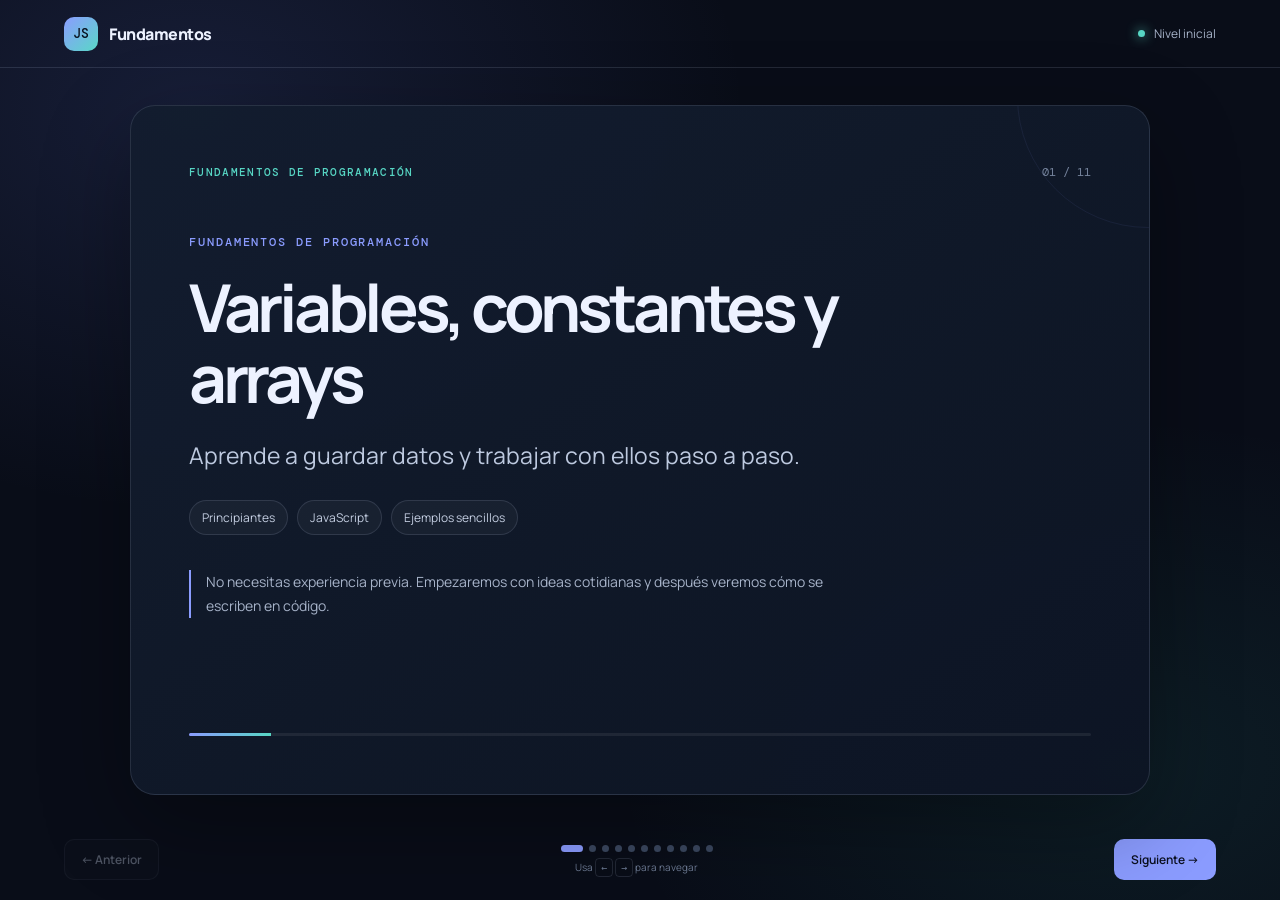
<file: Presentacion Variables, constantes y arrays 2/index.html>
<!doctype html>
<html lang="es">
<head>
  <meta charset="utf-8">
  <meta name="viewport" content="width=device-width, initial-scale=1">
  <meta name="description" content="Presentación para principiantes sobre variables, constantes y arrays en JavaScript.">
  <title>Variables, constantes y arrays · Clase interactiva</title>
  <link rel="stylesheet" href="styles.css">
</head>
<body>
  <header class="topbar">
    <a class="brand" href="#" aria-label="Inicio"><span class="brand-mark">JS</span><span>Fundamentos</span></a>
    <div class="top-meta"><span class="live-dot"></span><span id="course-level">Nivel inicial</span></div>
  </header>

  <main class="stage">
    <section class="presentation" aria-live="polite">
      <div class="slide-topline">
        <span id="eyebrow" class="eyebrow"></span>
        <span id="counter" class="counter"></span>
      </div>
      <div id="slide-content" class="slide-content">
        <div class="loading">Cargando la presentación…</div>
      </div>
      <div class="progress-track" aria-label="Progreso de la presentación">
        <div id="progress" class="progress-fill"></div>
      </div>
    </section>
  </main>

  <footer class="controls">
    <button id="prev" class="nav-button secondary" type="button" aria-label="Diapositiva anterior">← <span>Anterior</span></button>
    <div class="control-center">
      <div id="dots" class="dots" aria-label="Ir a una diapositiva"></div>
      <span class="keyboard-hint">Usa <kbd>←</kbd> <kbd>→</kbd> para navegar</span>
    </div>
    <button id="next" class="nav-button primary" type="button"><span>Siguiente</span> →</button>
  </footer>

  <script src="app.js"></script>
</body>
</html>
</file>
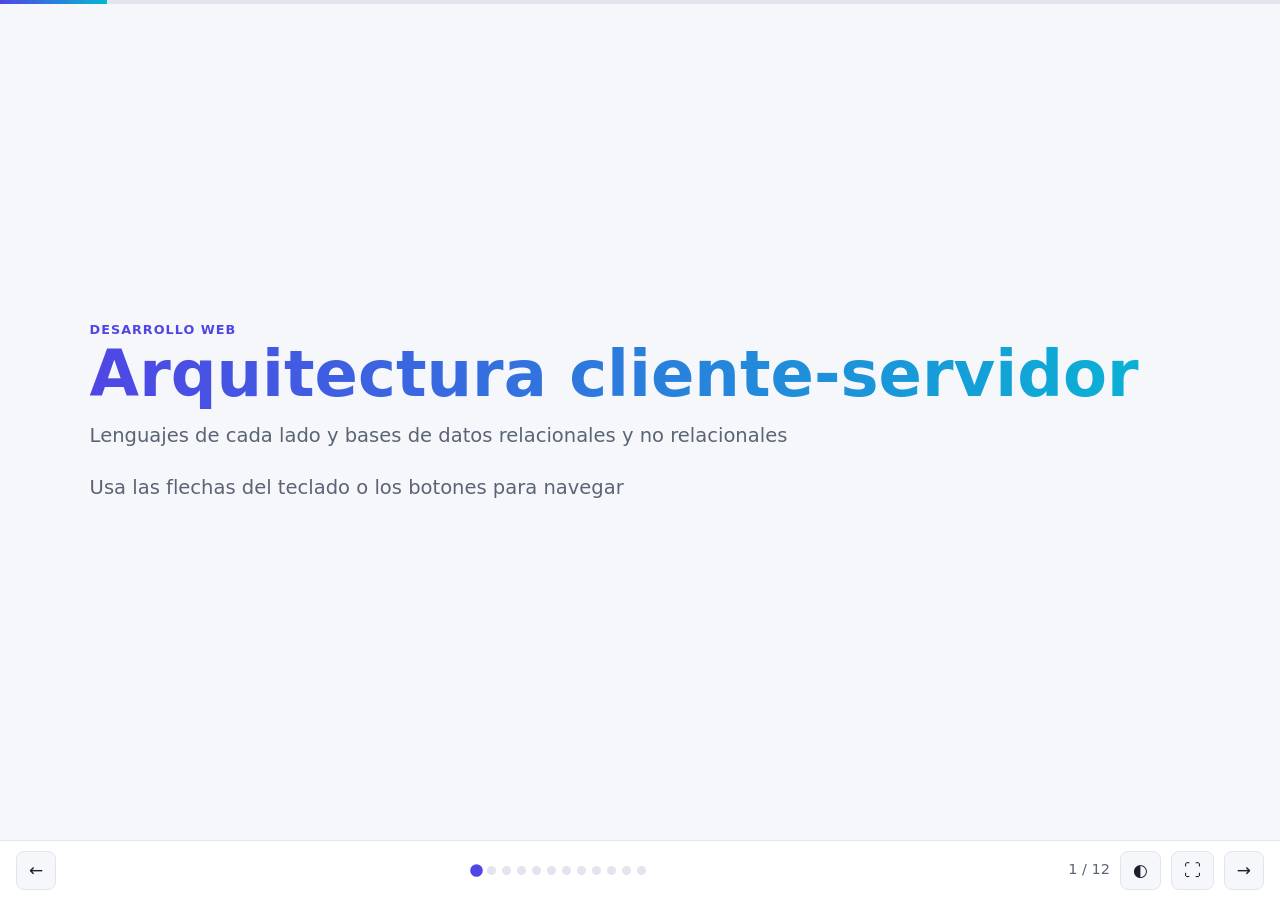
<file: Arquitectura cliente-servidor/Arquitectura cliente-servidor.html>
<!DOCTYPE html>
<html lang="es">
<head>
<meta charset="utf-8">
<meta name="viewport" content="width=device-width, initial-scale=1, viewport-fit=cover">
<title>Arquitectura cliente-servidor</title>
<style>
:root{--bg:#f6f7fb;--sf:#fff;--tx:#1b1f2a;--mt:#5b6475;--ac:#4f46e5;--ac2:#06b6d4;--bd:#e2e5ee;--code:#0f172a;--codetx:#e2e8f0;--ok:#16a34a;--ko:#dc2626;box-sizing:border-box;padding-top:env(safe-area-inset-top,0px);padding-bottom:env(safe-area-inset-bottom,0px)}
@media (prefers-color-scheme:dark){:root:not([data-theme="light"]){--bg:#0e1117;--sf:#171b24;--tx:#eef0f6;--mt:#98a2b8;--ac:#818cf8;--ac2:#22d3ee;--bd:#2a3040;--code:#080b10;--ok:#4ade80;--ko:#f87171}}
:root[data-theme="dark"]{--bg:#0e1117;--sf:#171b24;--tx:#eef0f6;--mt:#98a2b8;--ac:#818cf8;--ac2:#22d3ee;--bd:#2a3040;--code:#080b10;--ok:#4ade80;--ko:#f87171}
*{box-sizing:border-box}
html,body{height:100%;margin:0}
body{background:var(--bg);color:var(--tx);font:17px/1.5 system-ui,-apple-system,"Segoe UI",Roboto,sans-serif;display:flex;flex-direction:column;overflow:hidden}
#bar{height:4px;background:var(--bd)}#bar i{display:block;height:100%;width:0;background:linear-gradient(90deg,var(--ac),var(--ac2));transition:width .4s}
#stage{flex:1;position:relative;overflow:hidden}
.slide{position:absolute;inset:0;padding:clamp(18px,4vw,56px) clamp(18px,7vw,110px);overflow-y:auto;opacity:0;transform:translateX(40px);pointer-events:none;transition:.4s}
.slide.on{opacity:1;transform:none;pointer-events:auto}.slide.prev{transform:translateX(-40px)}
h1{font-size:clamp(30px,6vw,64px);line-height:1.1;margin:0 0 12px}
h2{font-size:clamp(24px,3.6vw,40px);margin:0 0 6px}
.sub{color:var(--mt);font-size:1.15em;margin:0 0 22px}
.kick{color:var(--ac);font-weight:700;letter-spacing:.08em;text-transform:uppercase;font-size:.75em}
.cover{display:flex;flex-direction:column;justify-content:center;min-height:100%}
.cover h1{background:linear-gradient(90deg,var(--ac),var(--ac2));-webkit-background-clip:text;background-clip:text;color:transparent}
.grid{display:grid;grid-template-columns:repeat(auto-fit,minmax(230px,1fr));gap:14px}
.card{background:var(--sf);border:1px solid var(--bd);border-radius:14px;padding:16px 18px;cursor:pointer;transition:.2s;text-align:left;color:inherit;font:inherit}
.card:hover,.card.sel{border-color:var(--ac);transform:translateY(-3px);box-shadow:0 8px 24px rgba(79,70,229,.15)}
.card b{display:block;margin-bottom:4px}.card span{color:var(--mt);font-size:.92em}
.tabs{display:flex;gap:8px;flex-wrap:wrap;margin-bottom:14px}
.tab{background:var(--sf);border:1px solid var(--bd);color:var(--tx);padding:8px 16px;border-radius:99px;cursor:pointer;font:inherit;font-weight:600}
.tab.on{background:var(--ac);border-color:var(--ac);color:#fff}
.panel{background:var(--sf);border:1px solid var(--bd);border-radius:14px;padding:20px;animation:up .3s}
@keyframes up{from{opacity:0;transform:translateY(8px)}}
pre{background:var(--code);color:var(--codetx);padding:14px 16px;border-radius:10px;overflow-x:auto;font:14px/1.5 ui-monospace,Menlo,Consolas,monospace;margin:12px 0 0}
.tags{display:flex;gap:6px;flex-wrap:wrap;margin-top:10px}.tags em{font-style:normal;font-size:.8em;background:var(--bg);border:1px solid var(--bd);border-radius:99px;padding:2px 10px;color:var(--mt)}
.cols{display:grid;grid-template-columns:repeat(auto-fit,minmax(280px,1fr));gap:16px}
.col{background:var(--sf);border:1px solid var(--bd);border-top:4px solid var(--ac);border-radius:14px;padding:18px}.col:nth-child(2){border-top-color:var(--ac2)}
.col h3{margin:0 0 8px}.col ul{padding-left:20px;margin:0}
.flow{position:relative;display:flex;justify-content:space-between;margin:34px 6% 30px}
.flow:before{content:"";position:absolute;left:5%;right:5%;top:50%;border-top:3px dashed var(--bd)}
.node{position:relative;z-index:1;background:var(--sf);border:2px solid var(--bd);border-radius:14px;padding:14px 18px;font-weight:700;text-align:center;transition:.3s;min-width:90px}
.node.hot{border-color:var(--ac);box-shadow:0 0 0 5px rgba(79,70,229,.18)}
.pkt{position:absolute;top:50%;width:26px;height:26px;margin:-13px 0 0 -13px;border-radius:50%;background:var(--ac2);transition:left .8s;z-index:2;box-shadow:0 0 14px var(--ac2)}
.ctrl{display:flex;gap:10px;align-items:center;flex-wrap:wrap;margin-top:12px}
.btn{background:var(--ac);color:#fff;border:0;border-radius:10px;padding:9px 18px;font:inherit;font-weight:600;cursor:pointer}
.btn.ghost{background:var(--sf);color:var(--tx);border:1px solid var(--bd)}
.q{background:var(--sf);border:1px solid var(--bd);border-radius:14px;padding:16px;margin-bottom:12px}
.q p{margin:0 0 8px;font-weight:700}.opt{display:block;width:100%;text-align:left;background:var(--bg);border:1px solid var(--bd);color:var(--tx);border-radius:8px;padding:8px 12px;margin-top:6px;font:inherit;cursor:pointer}
.opt.ok{border-color:var(--ok);color:var(--ok)}.opt.ko{border-color:var(--ko);color:var(--ko)}
#nav{display:flex;align-items:center;gap:10px;padding:10px 16px;border-top:1px solid var(--bd);background:var(--sf)}
#nav button{background:var(--bg);color:var(--tx);border:1px solid var(--bd);border-radius:8px;padding:6px 12px;cursor:pointer;font:inherit}
#dots{flex:1;display:flex;gap:6px;justify-content:center;flex-wrap:wrap}
#dots i{width:9px;height:9px;border-radius:50%;background:var(--bd);cursor:pointer}#dots i.on{background:var(--ac);transform:scale(1.4)}
#cnt{color:var(--mt);font-size:.85em;min-width:48px;text-align:right}
</style>
</head>
<body>
<div id="bar"><i></i></div>
<main id="stage"></main>
<nav id="nav"><button id="b-prev" aria-label="Anterior">←</button><div id="dots"></div><span id="cnt"></span><button id="b-theme" aria-label="Tema">◐</button><button id="b-fs" aria-label="Pantalla completa">⛶</button><button id="b-next" aria-label="Siguiente">→</button></nav>

<!-- ============================================================
  DATOS DE LA PRESENTACIÓN (edita solo este bloque JSON)
  Tipos de diapositiva: portada, lista, flujo, tabs, comparar, quiz
  Para añadir una diapositiva, copia un objeto de "diapositivas" y cambia su contenido.
  Si lo guardas como datos.json, cambia el script del final por: fetch('datos.json')
============================================================ -->
<script type="application/json" id="datos">
{
  "titulo": "Arquitectura cliente-servidor",
  "diapositivas": [
    {"tipo":"portada","kicker":"Desarrollo web","titulo":"Arquitectura cliente-servidor","subtitulo":"Lenguajes de cada lado y bases de datos relacionales y no relacionales","nota":"Usa las flechas del teclado o los botones para navegar"},

    {"tipo":"lista","titulo":"¿Qué es la arquitectura cliente-servidor?","subtitulo":"Pulsa en cada tarjeta para destacarla","items":[
      {"t":"Cliente","d":"Quien solicita servicios: navegador, app móvil o escritorio. Muestra la interfaz y captura las acciones del usuario."},
      {"t":"Servidor","d":"Quien atiende las peticiones: ejecuta la lógica de negocio, valida, autentica y accede a los datos."},
      {"t":"Protocolo","d":"Las reglas de comunicación. En la web, HTTP/HTTPS con peticiones y respuestas, normalmente en formato JSON."},
      {"t":"Ventajas","d":"Datos centralizados, seguridad, mantenimiento sencillo y posibilidad de escalar el servidor de forma independiente."}
    ]},

    {"tipo":"flujo","titulo":"El ciclo petición-respuesta","subtitulo":"Pulsa «Siguiente paso» para ver cómo viaja la información","nodos":["Cliente","Servidor","Base de datos"],"pasos":[
      {"de":0,"a":1,"t":"1. El cliente envía una petición","d":"El usuario pulsa un botón y el navegador lanza GET /api/productos mediante HTTP."},
      {"de":1,"a":2,"t":"2. El servidor consulta los datos","d":"La lógica del servidor valida la petición y ejecuta una consulta en la base de datos."},
      {"de":2,"a":1,"t":"3. La base de datos devuelve el resultado","d":"Se obtienen las filas o documentos solicitados."},
      {"de":1,"a":0,"t":"4. El servidor responde al cliente","d":"Se envía una respuesta con código 200 y los datos en JSON. El cliente los pinta en pantalla."}
    ]},

    {"tipo":"tabs","titulo":"Arquitectura por capas","subtitulo":"Cómo se organiza una aplicación","tabs":[
      {"t":"2 capas","d":"El cliente habla directamente con la base de datos. Es simple, pero poco seguro y difícil de escalar.","tags":["Cliente","Base de datos"]},
      {"t":"3 capas","d":"Separa presentación, lógica de negocio y datos. Es el modelo más habitual en aplicaciones web.","tags":["Presentación","Lógica","Datos"],"codigo":"Navegador  →  API (Node, Java, Python...)  →  Base de datos"},
      {"t":"Microservicios","d":"La aplicación se divide en servicios pequeños e independientes que se comunican por red. Escalan mejor, pero son más complejos de operar.","tags":["Usuarios","Pagos","Catálogo","API Gateway"]}
    ]},

    {"tipo":"tabs","titulo":"Lenguajes en el cliente (front-end)","subtitulo":"Se ejecutan en el navegador del usuario","tabs":[
      {"t":"HTML","d":"Define la estructura y el contenido de la página.","tags":["Estructura","Semántica"],"codigo":"<button id='saludo'>Pulsa aquí</button>"},
      {"t":"CSS","d":"Controla el aspecto visual: colores, tipografías y diseño adaptable.","tags":["Estilos","Responsive"],"codigo":"button {\n  background: #4f46e5;\n  border-radius: 8px;\n}"},
      {"t":"JavaScript","d":"El único lenguaje nativo del navegador. Añade interactividad y se comunica con el servidor.","tags":["Interactividad","fetch","React / Vue"],"codigo":"const res = await fetch('/api/productos');\nconst datos = await res.json();\nconsole.log(datos);"},
      {"t":"TypeScript","d":"JavaScript con tipos estáticos. Se compila a JavaScript y reduce errores en proyectos grandes.","tags":["Tipado","Se compila a JS"],"codigo":"function suma(a: number, b: number): number {\n  return a + b;\n}"}
    ]},

    {"tipo":"tabs","titulo":"Lenguajes en el servidor (back-end)","subtitulo":"Se ejecutan en el servidor y el usuario no ve su código","tabs":[
      {"t":"Node.js","d":"JavaScript en el servidor. Permite usar el mismo lenguaje en cliente y servidor.","tags":["Express","Asíncrono"],"codigo":"app.get('/api/hola', (req, res) => {\n  res.json({ mensaje: 'Hola' });\n});"},
      {"t":"Python","d":"Sintaxis clara y muy usado con datos e inteligencia artificial.","tags":["Django","Flask","FastAPI"],"codigo":"@app.get('/api/hola')\ndef hola():\n    return {'mensaje': 'Hola'}"},
      {"t":"Java","d":"Robusto y muy extendido en grandes empresas y banca.","tags":["Spring Boot","Tipado fuerte"],"codigo":"@GetMapping('/api/hola')\npublic Map<String,String> hola() {\n  return Map.of('mensaje', 'Hola');\n}"},
      {"t":"PHP","d":"Pensado para la web. Es la base de WordPress y muchos sitios existentes.","tags":["Laravel","WordPress"],"codigo":"<?php\necho json_encode(['mensaje' => 'Hola']);"},
      {"t":"C#","d":"Lenguaje de Microsoft para la plataforma .NET. Muy productivo y de alto rendimiento.","tags":[".NET","ASP.NET Core"],"codigo":"app.MapGet('/api/hola', () => new { mensaje = 'Hola' });"}
    ]},

    {"tipo":"lista","titulo":"Bases de datos: dónde viven los datos","subtitulo":"Una base de datos almacena información de forma persistente y organizada","items":[
      {"t":"Relacionales (SQL)","d":"Datos en tablas con filas y columnas, con relaciones entre ellas y esquema fijo."},
      {"t":"No relacionales (NoSQL)","d":"Modelos flexibles: documentos, clave-valor, columnas o grafos. Esquema dinámico."},
      {"t":"ACID","d":"Atomicidad, consistencia, aislamiento y durabilidad: garantías de las transacciones en bases SQL."},
      {"t":"¿Cuál elegir?","d":"Depende de la estructura de los datos, la consistencia necesaria y el volumen que se espera."}
    ]},

    {"tipo":"tabs","titulo":"Bases de datos relacionales","subtitulo":"Tablas, claves y lenguaje SQL","tabs":[
      {"t":"Concepto","d":"Los datos se organizan en tablas. Una clave primaria identifica cada fila y las claves foráneas relacionan unas tablas con otras.","tags":["MySQL","PostgreSQL","SQL Server","Oracle","SQLite"]},
      {"t":"Crear tabla","d":"Se define un esquema con tipos de datos y restricciones.","codigo":"CREATE TABLE usuarios (\n  id INT PRIMARY KEY,\n  nombre VARCHAR(50) NOT NULL,\n  email VARCHAR(80) UNIQUE\n);"},
      {"t":"Consultar","d":"SELECT recupera datos y JOIN combina varias tablas.","codigo":"SELECT u.nombre, p.total\nFROM usuarios u\nJOIN pedidos p ON p.usuario_id = u.id\nWHERE p.total > 100;"}
    ]},

    {"tipo":"tabs","titulo":"Bases de datos no relacionales","subtitulo":"Cuatro grandes familias","tabs":[
      {"t":"Documentos","d":"Guardan documentos JSON flexibles. Cada documento puede tener campos distintos.","tags":["MongoDB","CouchDB"],"codigo":"{\n  'nombre': 'Ana',\n  'email': 'ana@mail.com',\n  'pedidos': [{ 'total': 120 }]\n}"},
      {"t":"Clave-valor","d":"Parejas clave y valor, extremadamente rápidas. Ideales para caché y sesiones.","tags":["Redis","DynamoDB"],"codigo":"SET sesion:42 'ana'\nGET sesion:42"},
      {"t":"Columnas","d":"Organizan los datos por columnas. Diseñadas para enormes volúmenes distribuidos.","tags":["Cassandra","HBase"]},
      {"t":"Grafos","d":"Nodos y relaciones. Perfectas para redes sociales y recomendaciones.","tags":["Neo4j"],"codigo":"MATCH (a:Persona)-[:AMIGO_DE]->(b)\nRETURN b.nombre"}
    ]},

    {"tipo":"comparar","titulo":"SQL frente a NoSQL","subtitulo":"No hay una opción mejor: depende del caso de uso","columnas":[
      {"t":"Relacional (SQL)","puntos":["Esquema fijo y estructurado","Relaciones y JOIN potentes","Transacciones ACID","Escala sobre todo en vertical","Ideal para banca, ERP y facturación"]},
      {"t":"No relacional (NoSQL)","puntos":["Esquema flexible","Datos anidados sin JOIN","Consistencia eventual en muchos casos","Escala fácilmente en horizontal","Ideal para big data, caché y tiempo real"]}
    ]},

    {"tipo":"quiz","titulo":"Comprueba lo aprendido","subtitulo":"Pulsa la respuesta que creas correcta","preguntas":[
      {"p":"¿Qué lenguaje se ejecuta de forma nativa en el navegador?","o":["Java","JavaScript","PHP"],"c":1},
      {"p":"¿Qué protocolo usa normalmente la web para comunicar cliente y servidor?","o":["HTTP","FTP","SMTP"],"c":0},
      {"p":"¿Cuál de estas es una base de datos de documentos?","o":["PostgreSQL","Redis","MongoDB"],"c":2},
      {"p":"¿Qué garantiza ACID en una base de datos?","o":["Transacciones fiables","Mayor velocidad de caché","Diseño visual"],"c":0}
    ]},

    {"tipo":"portada","kicker":"Conclusiones","titulo":"Gracias","subtitulo":"El cliente pide, el servidor procesa y la base de datos guarda. Elegir bien cada pieza es la clave.","nota":"¿Preguntas?"}
  ]
}
</script>

<script>
const D = JSON.parse(document.getElementById('datos').textContent);
const stage = document.getElementById('stage'), dots = document.getElementById('dots');
let cur = 0;

function h(tag, cls, txt, kids) {
  const e = document.createElement(tag);
  if (cls) e.className = cls;
  if (txt !== undefined && txt !== null) e.textContent = txt;
  (kids || []).forEach(k => e.appendChild(k));
  return e;
}
function head(s) {
  const f = document.createDocumentFragment();
  if (s.kicker) f.appendChild(h('div', 'kick', s.kicker));
  f.appendChild(h(s.tipo === 'portada' ? 'h1' : 'h2', '', s.titulo));
  if (s.subtitulo) f.appendChild(h('p', 'sub', s.subtitulo));
  return f;
}
function tags(arr) { return arr && arr.length ? h('div', 'tags', null, arr.map(t => h('em', '', t))) : null; }

const R = {
  portada(s, el) {
    el.classList.add('cover');
    el.appendChild(head(s));
    if (s.nota) el.appendChild(h('p', 'sub', s.nota));
  },
  lista(s, el) {
    el.appendChild(head(s));
    const g = h('div', 'grid');
    s.items.forEach(i => {
      const c = h('button', 'card', null, [h('b', '', i.t), h('span', '', i.d)]);
      c.onclick = () => { g.querySelectorAll('.card').forEach(x => x.classList.remove('sel')); c.classList.add('sel'); };
      g.appendChild(c);
    });
    el.appendChild(g);
  },
  tabs(s, el) {
    el.appendChild(head(s));
    const bar = h('div', 'tabs'), box = h('div');
    const show = i => {
      const t = s.tabs[i];
      [...bar.children].forEach((b, j) => b.classList.toggle('on', j === i));
      const p = h('div', 'panel', null, [h('b', '', t.t), h('p', '', t.d)]);
      const tg = tags(t.tags); if (tg) p.appendChild(tg);
      if (t.codigo) p.appendChild(h('pre', '', t.codigo));
      box.replaceChildren(p);
    };
    s.tabs.forEach((t, i) => { const b = h('button', 'tab', t.t); b.onclick = () => show(i); bar.appendChild(b); });
    el.append(bar, box); show(0);
  },
  comparar(s, el) {
    el.appendChild(head(s));
    el.appendChild(h('div', 'cols', null, s.columnas.map(c =>
      h('div', 'col', null, [h('h3', '', c.t), h('ul', '', null, c.puntos.map(p => h('li', '', p)))]))));
  },
  flujo(s, el) {
    el.appendChild(head(s));
    const flow = h('div', 'flow'), pkt = h('div', 'pkt');
    const nodes = s.nodos.map(n => h('div', 'node', n));
    nodes.forEach(n => flow.appendChild(n)); flow.appendChild(pkt);
    const info = h('div', 'panel'), prog = h('span', 'sub', '');
    let k = -1;
    const pos = i => (nodes[i].offsetLeft + nodes[i].offsetWidth / 2) + 'px';
    const step = () => {
      k = (k + 1) % s.pasos.length;
      const p = s.pasos[k];
      pkt.style.transition = 'none'; pkt.style.left = pos(p.de); void pkt.offsetWidth;
      pkt.style.transition = ''; pkt.style.left = pos(p.a);
      nodes.forEach((n, i) => n.classList.toggle('hot', i === p.de || i === p.a));
      info.replaceChildren(h('b', '', p.t), h('p', '', p.d));
      prog.textContent = (k + 1) + ' / ' + s.pasos.length;
    };
    const next = h('button', 'btn', 'Siguiente paso'); next.onclick = step;
    el.append(flow, info, h('div', 'ctrl', null, [next, prog]));
    el._init = () => { k = -1; step(); };
  },
  quiz(s, el) {
    el.appendChild(head(s));
    let score = 0, done = 0;
    const res = h('p', 'sub', '');
    s.preguntas.forEach(q => {
      const box = h('div', 'q', null, [h('p', '', q.p)]);
      let answered = false;
      q.o.forEach((o, i) => {
        const b = h('button', 'opt', o);
        b.onclick = () => {
          if (answered) return; answered = true; done++;
          if (i === q.c) { b.classList.add('ok'); score++; } else { b.classList.add('ko'); box.children[q.c + 1].classList.add('ok'); }
          if (done === s.preguntas.length) res.textContent = 'Resultado: ' + score + ' de ' + s.preguntas.length;
        };
        box.appendChild(b);
      });
      el.appendChild(box);
    });
    el.appendChild(res);
  }
};

D.diapositivas.forEach((s, i) => {
  const el = h('section', 'slide');
  (R[s.tipo] || R.lista)(s, el);
  stage.appendChild(el);
  const d = h('i'); d.onclick = () => go(i); dots.appendChild(d);
});
const slides = [...stage.children];

function go(n) {
  n = Math.max(0, Math.min(slides.length - 1, n));
  slides.forEach((s, i) => { s.classList.toggle('on', i === n); s.classList.toggle('prev', i < n); });
  [...dots.children].forEach((d, i) => d.classList.toggle('on', i === n));
  document.querySelector('#bar i').style.width = ((n + 1) / slides.length * 100) + '%';
  document.getElementById('cnt').textContent = (n + 1) + ' / ' + slides.length;
  cur = n;
  if (slides[n]._init) slides[n]._init();
}
document.getElementById('b-prev').onclick = () => go(cur - 1);
document.getElementById('b-next').onclick = () => go(cur + 1);
document.getElementById('b-fs').onclick = () => document.fullscreenElement ? document.exitFullscreen() : document.documentElement.requestFullscreen().catch(() => {});
document.getElementById('b-theme').onclick = () => {
  const r = document.documentElement, dark = getComputedStyle(r).getPropertyValue('--bg').trim() === '#0e1117';
  r.dataset.theme = dark ? 'light' : 'dark';
};
document.addEventListener('keydown', e => {
  if (['ArrowRight', 'PageDown', ' '].includes(e.key)) { e.preventDefault(); go(cur + 1); }
  if (['ArrowLeft', 'PageUp'].includes(e.key)) go(cur - 1);
  if (e.key === 'Home') go(0);
  if (e.key === 'End') go(slides.length - 1);
  if (e.key === 'f') document.getElementById('b-fs').click();
});
let tx = 0;
stage.addEventListener('touchstart', e => tx = e.touches[0].clientX, { passive: true });
stage.addEventListener('touchend', e => { const d = e.changedTouches[0].clientX - tx; if (Math.abs(d) > 60) go(cur + (d < 0 ? 1 : -1)); });
document.title = D.titulo;
go(0);
</script>
</body>
</html>
</file>
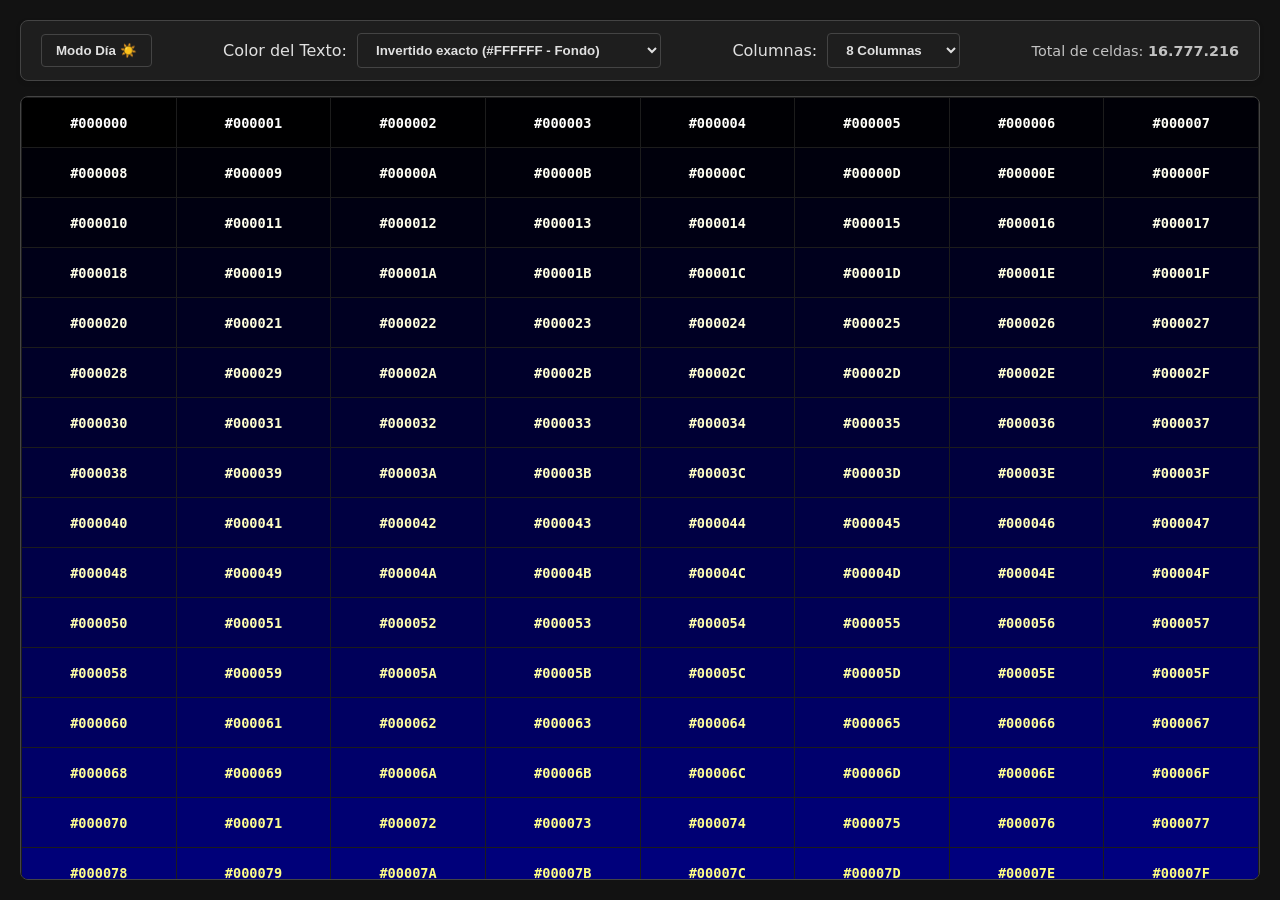
<file: Color/ColorFull.html>
<!DOCTYPE html>
<html lang="es">
<head>
  <meta charset="UTF-8">
  <meta name="viewport" content="width=device-width, initial-scale=1.0">
  <title>Tabla Infinita de Colores RGB (24 bits)</title>
  <style>
    :root {
      --bg-color: #f4f4f9;
      --text-color: #1a1a1a;
      --panel-bg: #ffffff;
      --border-color: #cccccc;
    }

    [data-theme="dark"] {
      --bg-color: #121212;
      --text-color: #e0e0e0;
      --panel-bg: #1e1e1e;
      --border-color: #444444;
    }

    * {
      box-sizing: border-box;
    }

    body {
      font-family: system-ui, -apple-system, sans-serif;
      background-color: var(--bg-color);
      color: var(--text-color);
      margin: 0;
      padding: 20px;
      display: flex;
      flex-direction: column;
      height: 100vh;
      overflow: hidden;
      transition: background-color 0.3s, color 0.3s;
    }

    .controls {
      background-color: var(--panel-bg);
      border: 1px solid var(--border-color);
      padding: 12px 20px;
      border-radius: 8px;
      margin-bottom: 15px;
      display: flex;
      flex-wrap: wrap;
      gap: 15px;
      align-items: center;
      justify-content: space-between;
      box-shadow: 0 2px 5px rgba(0,0,0,0.1);
      flex-shrink: 0;
    }

    .control-group {
      display: flex;
      align-items: center;
      gap: 10px;
    }

    button, select {
      padding: 8px 14px;
      cursor: pointer;
      border: 1px solid var(--border-color);
      border-radius: 4px;
      background-color: var(--panel-bg);
      color: var(--text-color);
      font-weight: bold;
    }

    button:hover, select:hover {
      filter: brightness(0.95);
    }

    /* Contenedor del Scroll Virtual */
    .viewport {
      flex: 1;
      overflow-y: auto;
      border: 1px solid var(--border-color);
      border-radius: 8px;
      position: relative;
      background-color: var(--panel-bg);
    }

    /* Elemento fantasma para forzar el alto real del scroll */
    .scroll-spacer {
      width: 100%;
      position: absolute;
      top: 0;
      left: 0;
      pointer-events: none;
    }

    /* Tabla renderizada visible */
    .virtual-table {
      width: 100%;
      border-collapse: collapse;
      position: absolute;
      top: 0;
      left: 0;
      table-layout: fixed;
    }

    .virtual-table td {
      height: 50px;
      text-align: center;
      font-family: monospace;
      font-size: 0.85rem;
      font-weight: bold;
      padding: 2px;
      border: 1px solid rgba(0,0,0,0.05);
      white-space: nowrap;
      overflow: hidden;
    }

    .info-badge {
      font-size: 0.9rem;
      opacity: 0.85;
    }
  </style>
</head>
<body data-theme="dark">

  <div class="controls">
    <div class="control-group">
      <button id="themeToggle">Modo Día ☀️</button>
    </div>

    <div class="control-group">
      <label for="textColorMode">Color del Texto:</label>
      <select id="textColorMode">
        <option value="inverted">Invertido exacto (#FFFFFF - Fondo)</option>
        <option value="contrast">Contraste Óptimo (Luminosidad WCAG)</option>
      </select>
    </div>

    <div class="control-group">
      <label for="colsSelect">Columnas:</label>
      <select id="colsSelect">
        <option value="4">4 Columnas</option>
        <option value="8" selected>8 Columnas</option>
        <option value="16">16 Columnas</option>
      </select>
    </div>

    <div class="info-badge">
      Total de celdas: <strong>16.777.216</strong>
    </div>
  </div>

  <div class="viewport" id="viewport">
    <div class="scroll-spacer" id="spacer"></div>
    <table class="virtual-table" id="virtualTable">
      <tbody id="tableBody"></tbody>
    </table>
  </div>

  <script>
    const TOTAL_COLORS = 16777216; // 0x000000 a 0xFFFFFF (2^24)
    const ROW_HEIGHT = 50; // Alto fijo de cada fila en píxeles

    const viewport = document.getElementById('viewport');
    const spacer = document.getElementById('spacer');
    const virtualTable = document.getElementById('virtualTable');
    const tableBody = document.getElementById('tableBody');
    const themeToggleBtn = document.getElementById('themeToggle');
    const textColorModeSelect = document.getElementById('textColorMode');
    const colsSelect = document.getElementById('colsSelect');

    let cols = parseInt(colsSelect.value, 10);

    // Modo Día / Noche
    themeToggleBtn.addEventListener('click', () => {
      const isDark = document.body.getAttribute('data-theme') === 'dark';
      document.body.setAttribute('data-theme', isDark ? 'light' : 'dark');
      themeToggleBtn.textContent = isDark ? 'Modo Noche 🌙' : 'Modo Día ☀️';
    });

    // Inversión exacta del color hex
    function getInvertedColor(val) {
      const inv = 0xFFFFFF - val;
      return '#' + inv.toString(16).padStart(6, '0').toUpperCase();
    }

    // Contraste por luminosidad relativa (r, g, b)
    function getContrastColor(val) {
      const r = (val >> 16) & 0xFF;
      const g = (val >> 8) & 0xFF;
      const b = val & 0xFF;
      // Fórmula de luminancia según especificación WCAG
      const luminance = (0.299 * r + 0.587 * g + 0.114 * b);
      return luminance > 128 ? '#000000' : '#FFFFFF';
    }

    // Renderizado dinámico según la posición del scroll
    function renderVirtualTable() {
      const totalRows = Math.ceil(TOTAL_COLORS / cols);
      const totalHeight = totalRows * ROW_HEIGHT;
      spacer.style.height = `${totalHeight}px`;

      const scrollTop = viewport.scrollTop;
      const viewportHeight = viewport.clientHeight;

      // Calcular qué filas deben dibujarse (más un margen buffer de seguridad)
      const buffer = 5;
      const startRow = Math.max(0, Math.floor(scrollTop / ROW_HEIGHT) - buffer);
      const endRow = Math.min(totalRows - 1, Math.ceil((scrollTop + viewportHeight) / ROW_HEIGHT) + buffer);

      // Posicionar la tabla donde corresponde en el viewport
      virtualTable.style.transform = `translateY(${startRow * ROW_HEIGHT}px)`;

      const mode = textColorModeSelect.value;
      let html = '';

      for (let r = startRow; r <= endRow; r++) {
        html += '<tr>';
        for (let c = 0; c < cols; c++) {
          const colorIndex = r * cols + c;
          if (colorIndex >= TOTAL_COLORS) {
            html += '<td></td>';
            continue;
          }

          const hexStr = '#' + colorIndex.toString(16).padStart(6, '0').toUpperCase();
          const textColor = (mode === 'inverted') 
            ? getInvertedColor(colorIndex) 
            : getContrastColor(colorIndex);

          html += `<td style="background-color: ${hexStr}; color: ${textColor};">${hexStr}</td>`;
        }
        html += '</tr>';
      }

      tableBody.innerHTML = html;
    }

    // Event listeners para scroll y cambios de vista
    viewport.addEventListener('scroll', renderVirtualTable);
    colsSelect.addEventListener('change', () => {
      cols = parseInt(colsSelect.value, 10);
      viewport.scrollTop = 0;
      renderVirtualTable();
    });
    textColorModeSelect.addEventListener('change', renderVirtualTable);

    // Ajustar si se cambia el tamaño de la ventana
    window.addEventListener('resize', renderVirtualTable);

    // Carga inicial
    renderVirtualTable();
  </script>
</body>
</html>
</file>
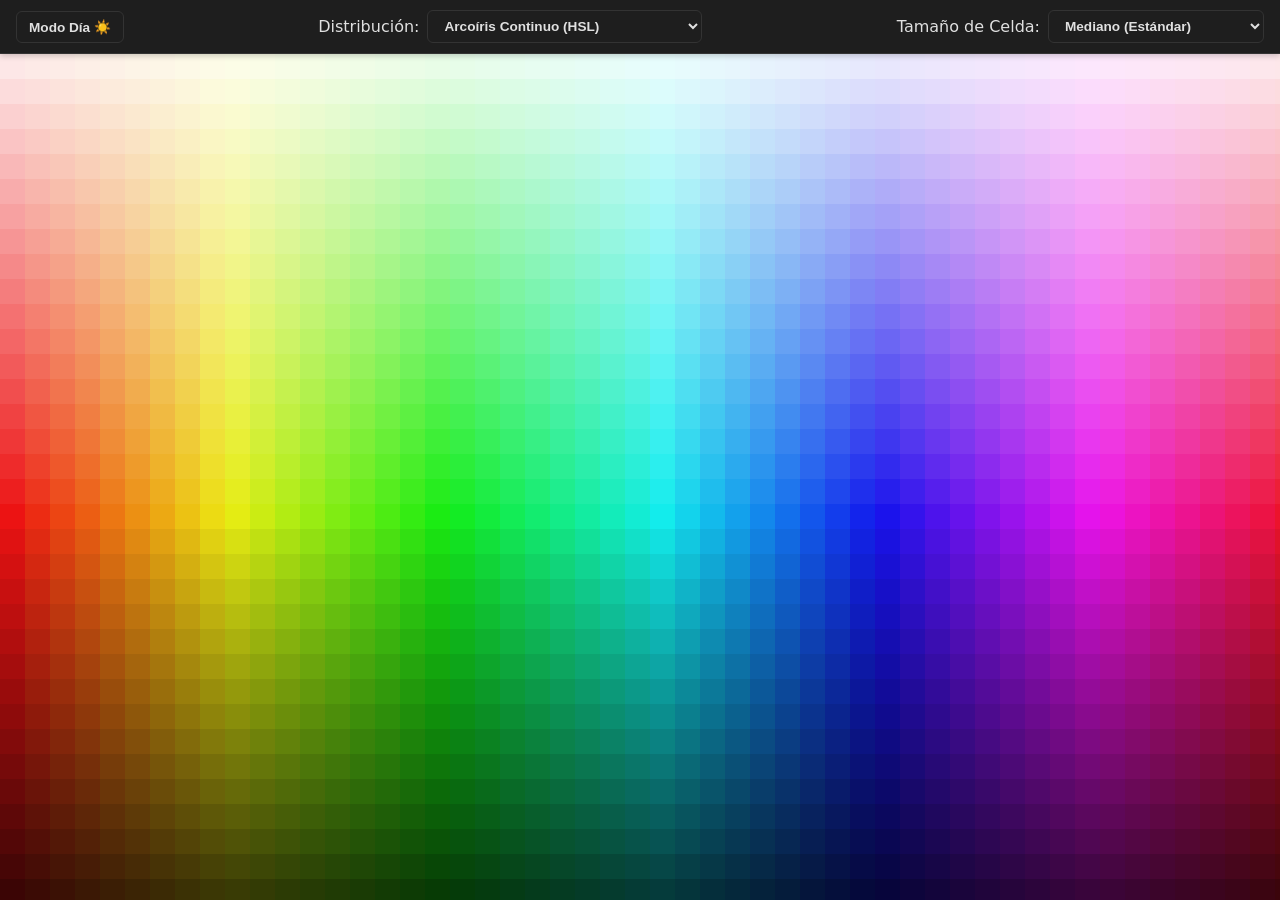
<file: Color/ColorShort.html>
<!DOCTYPE html>
<html lang="es">
<head>
  <meta charset="UTF-8">
  <meta name="viewport" content="width=device-width, initial-scale=1.0">
  <title>Mosaico de Colores Infinito para Artistas</title>
  <style>
    :root {
      --bg: #121212;
      --text: #e0e0e0;
      --panel: #1e1e1e;
      --border: #333333;
    }
    body.light {
      --bg: #f4f4f9;
      --text: #1a1a1a;
      --panel: #ffffff;
      --border: #cccccc;
    }

    * {
      box-sizing: border-box;
    }

    body {
      font-family: system-ui, -apple-system, sans-serif;
      background-color: var(--bg);
      color: var(--text);
      margin: 0;
      padding: 0;
      display: flex;
      flex-direction: column;
      height: 100vh;
      width: 100vw;
      overflow: hidden;
      transition: background 0.3s, color 0.3s;
    }

    .toolbar {
      background-color: var(--panel);
      border-bottom: 1px solid var(--border);
      padding: 10px 16px;
      display: flex;
      flex-wrap: wrap;
      gap: 15px;
      align-items: center;
      justify-content: space-between;
      box-shadow: 0 2px 6px rgba(0, 0, 0, 0.2);
      z-index: 10;
      flex-shrink: 0;
    }

    .group {
      display: flex;
      align-items: center;
      gap: 8px;
    }

    button, select {
      padding: 7px 12px;
      cursor: pointer;
      border-radius: 6px;
      border: 1px solid var(--border);
      background: var(--panel);
      color: var(--text);
      font-weight: 600;
      font-size: 0.85rem;
    }

    button:hover, select:hover {
      filter: brightness(1.1);
    }

    .canvas-container {
      flex: 1;
      width: 100%;
      height: 100%;
      position: relative;
    }

    canvas {
      display: block;
      width: 100%;
      height: 100%;
      cursor: crosshair;
    }

    /* Popup flotante con información del color bajo el cursor */
    .color-tooltip {
      position: absolute;
      pointer-events: none;
      background: rgba(0, 0, 0, 0.85);
      color: #fff;
      padding: 6px 12px;
      border-radius: 6px;
      font-family: monospace;
      font-size: 0.85rem;
      display: none;
      border: 1px solid rgba(255, 255, 255, 0.2);
      box-shadow: 0 4px 10px rgba(0,0,0,0.3);
      z-index: 20;
    }

    /* Notificación de copiado */
    .toast {
      position: fixed;
      bottom: 20px;
      left: 50%;
      transform: translateX(-50%);
      background: var(--panel);
      color: var(--text);
      border: 1px solid var(--border);
      padding: 10px 20px;
      border-radius: 20px;
      font-weight: bold;
      font-size: 0.9rem;
      box-shadow: 0 4px 12px rgba(0,0,0,0.3);
      display: none;
      z-index: 30;
    }
  </style>
</head>
<body class="dark">

  <div class="toolbar">
    <div class="group">
      <button id="themeToggle">Modo Día ☀️</button>
    </div>

    <div class="group">
      <label for="modeSelect">Distribución:</label>
      <select id="modeSelect">
        <option value="spectrum">Arcoíris Continuo (HSL)</option>
        <option value="artisticGrid">Mosaico Densa de Tonos Artísticos</option>
        <option value="palette2d">Matiz vs Luminosidad (2D)</option>
      </select>
    </div>

    <div class="group">
      <label for="densitySelect">Tamaño de Celda:</label>
      <select id="densitySelect">
        <option value="15">Pequeño (Ultra Denso)</option>
        <option value="25" selected>Mediano (Estándar)</option>
        <option value="40">Grande (Bloques amplios)</option>
      </select>
    </div>
  </div>

  <div class="canvas-container" id="container">
    <canvas id="colorCanvas"></canvas>
    <div class="color-tooltip" id="tooltip">#000000</div>
  </div>

  <div class="toast" id="toast">¡Código copiado al portapapeles!</div>

  <script>
    const canvas = document.getElementById('colorCanvas');
    const ctx = canvas.getContext('2d');
    const container = document.getElementById('container');
    const tooltip = document.getElementById('tooltip');
    const toast = document.getElementById('toast');
    const themeToggle = document.getElementById('themeToggle');
    const modeSelect = document.getElementById('modeSelect');
    const densitySelect = document.getElementById('densitySelect');

    let cellWidth = 25;
    let cellHeight = 25;
    let gridColors = []; // Guarda las referencias de cada celda visible

    // Redimensionar canvas al tamaño exacto de la pantalla
    function resizeCanvas() {
      canvas.width = container.clientWidth;
      canvas.height = container.clientHeight;
      draw();
    }

    // Convertir RGB a HEX
    function rgbToHex(r, g, b) {
      return "#" + [r, g, b].map(x => x.toString(16).padStart(2, '0')).join('').toUpperCase();
    }

    // Convertir HSL a HEX
    function hslToHex(h, s, l) {
      l /= 100;
      const a = s * Math.min(l, 1 - l) / 100;
      const f = n => {
        const k = (n + h / 30) % 12;
        const color = l - a * Math.max(Math.min(k - 3, 9 - k, 1), -1);
        return Math.round(255 * color).toString(16).padStart(2, '0');
      };
      return `#${f(0)}${f(8)}${f(4)}`.toUpperCase();
    }

    // Dibujar la pantalla completa según el modo elegido
    function draw() {
      const cols = Math.ceil(canvas.width / cellWidth);
      const rows = Math.ceil(canvas.height / cellHeight);
      gridColors = [];

      const mode = modeSelect.value;

      for (let r = 0; r < rows; r++) {
        gridColors[r] = [];
        for (let c = 0; c < cols; c++) {
          let hex = "#000000";

          if (mode === "spectrum") {
            // Mapeo horizontal de Matiz (Hue) y vertical de Luminosidad (Lightness)
            const hue = (c / cols) * 360;
            const lightness = 95 - (r / rows) * 85;
            hex = hslToHex(hue, 85, lightness);
          } else if (mode === "artisticGrid") {
            // Generación de mosaico continuo con variaciones tonales cromáticas
            const hue = ((c * 7 + r * 13) % 360);
            const sat = 60 + ((c + r) % 35);
            const light = 25 + ((r * 3 + c * 2) % 65);
            hex = hslToHex(hue, sat, light);
          } else if (mode === "palette2d") {
            // Gradiente 2D estilo panel de pintura profesional
            const hue = (c / cols) * 360;
            const sat = (r / rows) * 100;
            hex = hslToHex(hue, sat, 50);
          }

          ctx.fillStyle = hex;
          ctx.fillRect(c * cellWidth, r * cellHeight, cellWidth, cellHeight);
          gridColors[r][c] = hex;
        }
      }
    }

    // Interacción con el cursor
    canvas.addEventListener('mousemove', (e) => {
      const rect = canvas.getBoundingClientRect();
      const x = e.clientX - rect.left;
      const y = e.clientY - rect.top;

      const c = Math.floor(x / cellWidth);
      const r = Math.floor(y / cellHeight);

      if (gridColors[r] && gridColors[r][c]) {
        const hex = gridColors[r][c];
        tooltip.textContent = hex;
        tooltip.style.display = 'block';
        tooltip.style.left = `${Math.min(x + 15, canvas.width - 90)}px`;
        tooltip.style.top = `${Math.min(y + 15, canvas.height - 40)}px`;
      }
    });

    canvas.addEventListener('mouseleave', () => {
      tooltip.style.display = 'none';
    });

    // Copiado al portapapeles al hacer clic en cualquier punto del lienzo
    canvas.addEventListener('click', (e) => {
      const rect = canvas.getBoundingClientRect();
      const c = Math.floor((e.clientX - rect.left) / cellWidth);
      const r = Math.floor((e.clientY - rect.top) / cellHeight);

      if (gridColors[r] && gridColors[r][c]) {
        const hex = gridColors[r][c];
        navigator.clipboard.writeText(hex);
        
        toast.textContent = `¡Copiado ${hex}!`;
        toast.style.display = 'block';
        setTimeout(() => { toast.style.display = 'none'; }, 2000);
      }
    });

    // Eventos de interfaz
    themeToggle.addEventListener('click', () => {
      const isLight = document.body.classList.toggle('light');
      themeToggle.textContent = isLight ? 'Modo Noche 🌙' : 'Modo Día ☀️';
    });

    modeSelect.addEventListener('change', draw);
    
    densitySelect.addEventListener('change', (e) => {
      cellWidth = parseInt(e.target.value, 10);
      cellHeight = cellWidth;
      draw();
    });

    window.addEventListener('resize', resizeCanvas);

    // Carga inicial
    resizeCanvas();
  </script>
</body>
</html>
</file>
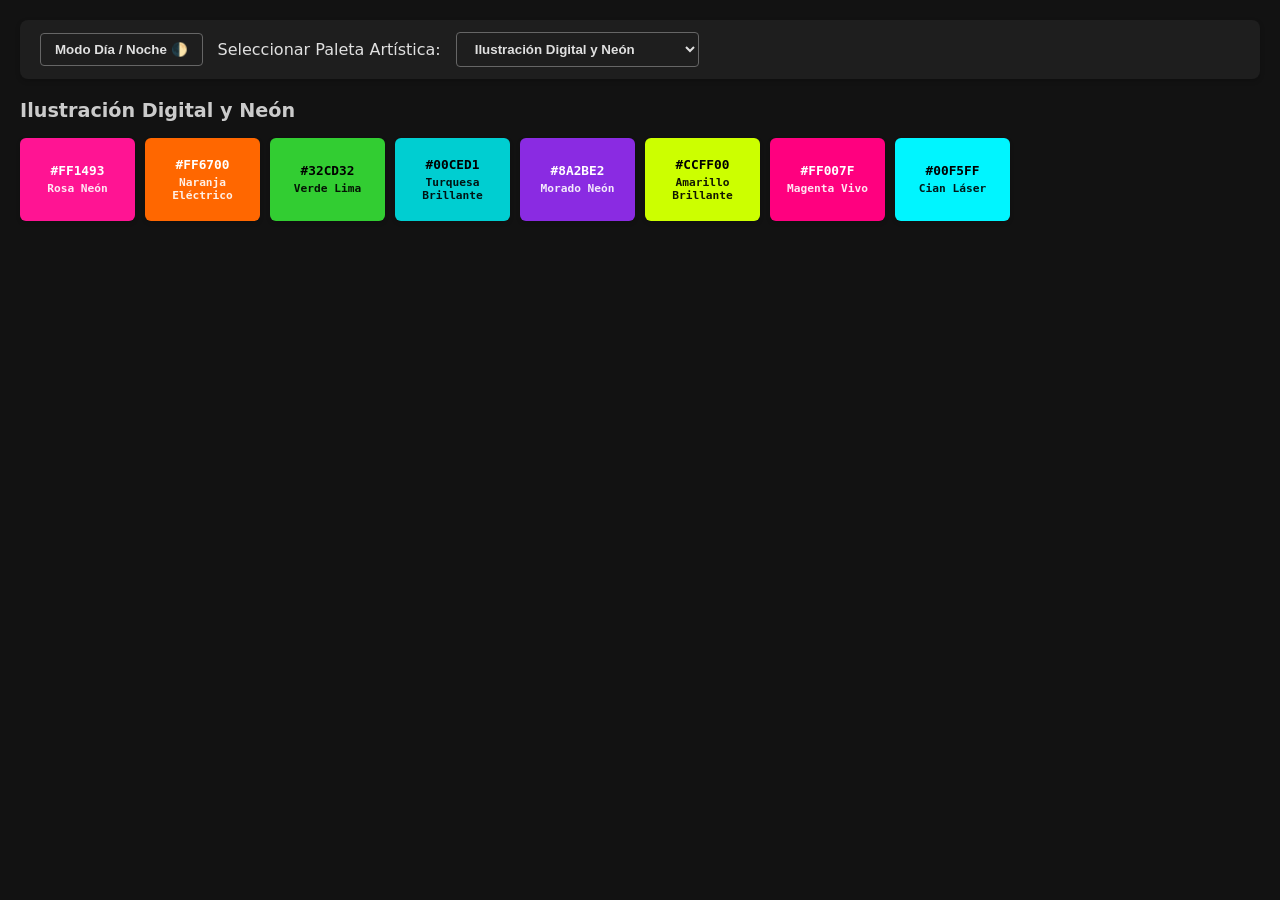
<file: Color/Paletas de Color para Artistas y Dibujo.html>
<!DOCTYPE html>
<html lang="es"><head>
<meta http-equiv="content-type" content="text/html; charset=UTF-8">
  <meta charset="UTF-8">
  <meta name="viewport" content="width=device-width, initial-scale=1.0">
  <title>Paletas de Color para Artistas y Dibujo</title>
  <style>
    :root {
      --bg: #121212;
      --text: #e0e0e0;
      --panel: #1e1e1e;
    }
    body.light {
      --bg: #f4f4f9;
      --text: #1a1a1a;
      --panel: #ffffff;
    }
    body {
      font-family: system-ui, sans-serif;
      background-color: var(--bg);
      color: var(--text);
      margin: 0;
      padding: 20px;
      transition: background 0.3s, color 0.3s;
    }
    .controls {
      background: var(--panel);
      padding: 12px 20px;
      border-radius: 8px;
      margin-bottom: 20px;
      display: flex;
      flex-wrap: wrap;
      gap: 15px;
      align-items: center;
      box-shadow: 0 2px 5px rgba(0,0,0,0.2);
    }
    button, select {
      padding: 8px 14px;
      cursor: pointer;
      border-radius: 4px;
      border: 1px solid #666;
      background: var(--panel);
      color: var(--text);
      font-weight: bold;
    }
    h2 {
      margin-top: 0;
      font-size: 1.2rem;
      opacity: 0.9;
    }
    .grid {
      display: grid;
      grid-template-columns: repeat(auto-fill, minmax(110px, 1fr));
      gap: 10px;
    }
    .cell {
      height: 75px;
      display: flex;
      flex-direction: column;
      align-items: center;
      justify-content: center;
      font-family: monospace;
      font-size: 0.8rem;
      font-weight: bold;
      border-radius: 6px;
      cursor: pointer;
      box-shadow: 0 2px 4px rgba(0,0,0,0.15);
      transition: transform 0.1s, filter 0.1s;
      padding: 4px;
      text-align: center;
    }
    .cell:hover {
      transform: scale(1.05);
      filter: brightness(1.1);
    }
    .name {
      font-size: 0.7rem;
      opacity: 0.9;
      margin-top: 4px;
    }
  </style>
</head>
<body class="dark">

  <div class="controls">
    <button onclick="document.body.classList.toggle('light')">Modo Día / Noche 🌓</button>
    <label for="paletteSelect">Seleccionar Paleta Artística:</label>
    <select id="paletteSelect" onchange="renderPalette()">
      <option value="chromatic">Rueda Cromática y Primarios</option>
      <option value="watercolor">Tonos Pastel / Acuarela Suave</option>
      <option value="earth">Tonos Tierra y Óleos Clásicos</option>
      <option value="vibrant" selected="selected">Ilustración Digital y Neón</option>
    </select>
  </div>

  <h2 id="paletteTitle">Ilustración Digital y Neón</h2>
  <div class="grid" id="grid"><div class="cell" style="background-color: rgb(255, 20, 147); color: rgb(255, 255, 255);" title="Copiar Rosa Neón (#FF1493)">
          <span>#FF1493</span>
          <span class="name">Rosa Neón</span>
        </div><div class="cell" style="background-color: rgb(255, 103, 0); color: rgb(255, 255, 255);" title="Copiar Naranja Eléctrico (#FF6700)">
          <span>#FF6700</span>
          <span class="name">Naranja Eléctrico</span>
        </div><div class="cell" style="background-color: rgb(50, 205, 50); color: rgb(0, 0, 0);" title="Copiar Verde Lima (#32CD32)">
          <span>#32CD32</span>
          <span class="name">Verde Lima</span>
        </div><div class="cell" style="background-color: rgb(0, 206, 209); color: rgb(0, 0, 0);" title="Copiar Turquesa Brillante (#00CED1)">
          <span>#00CED1</span>
          <span class="name">Turquesa Brillante</span>
        </div><div class="cell" style="background-color: rgb(138, 43, 226); color: rgb(255, 255, 255);" title="Copiar Morado Neón (#8A2BE2)">
          <span>#8A2BE2</span>
          <span class="name">Morado Neón</span>
        </div><div class="cell" style="background-color: rgb(204, 255, 0); color: rgb(0, 0, 0);" title="Copiar Amarillo Brillante (#CCFF00)">
          <span>#CCFF00</span>
          <span class="name">Amarillo Brillante</span>
        </div><div class="cell" style="background-color: rgb(255, 0, 127); color: rgb(255, 255, 255);" title="Copiar Magenta Vivo (#FF007F)">
          <span>#FF007F</span>
          <span class="name">Magenta Vivo</span>
        </div><div class="cell" style="background-color: rgb(0, 245, 255); color: rgb(0, 0, 0);" title="Copiar Cian Láser (#00F5FF)">
          <span>#00F5FF</span>
          <span class="name">Cian Láser</span>
        </div></div>

  <script>
    // Definición de paletas orientadas al arte y la ilustración
    const palettes = {
      chromatic: [
        { name: "Rojo Carmesí", hex: "#DC143C", text: "#FFFFFF" },
        { name: "Rojo Bermellón", hex: "#E34234", text: "#FFFFFF" },
        { name: "Naranja Fuego", hex: "#FF4500", text: "#FFFFFF" },
        { name: "Amarillo Cadmio", hex: "#FFF600", text: "#000000" },
        { name: "Amarillo Limón", hex: "#FDFF00", text: "#000000" },
        { name: "Verde Botella", hex: "#006400", text: "#FFFFFF" },
        { name: "Verde Esmeralda", hex: "#50C878", text: "#000000" },
        { name: "Cian Puro", hex: "#00FFFF", text: "#000000" },
        { name: "Azul Ultramar", hex: "#120A8F", text: "#FFFFFF" },
        { name: "Azul Prusiano", hex: "#003153", text: "#FFFFFF" },
        { name: "Violeta Oscuro", hex: "#4B0082", text: "#FFFFFF" },
        { name: "Magenta", hex: "#FF00FF", text: "#000000" }
      ],
      watercolor: [
        { name: "Rosa Pastel", hex: "#FFB6C1", text: "#000000" },
        { name: "Melocotón Suave", hex: "#FFDAB9", text: "#000000" },
        { name: "Amarillo Crema", hex: "#FFFACD", text: "#000000" },
        { name: "Menta Claro", hex: "#AAF0D1", text: "#000000" },
        { name: "Celeste Acuarela", hex: "#B0E0E6", text: "#000000" },
        { name: "Lavanda Suave", hex: "#E6E6FA", text: "#000000" },
        { name: "Lila Pastel", hex: "#D8BFD8", text: "#000000" },
        { name: "Gris Humo", hex: "#D3D3D3", text: "#000000" },
        { name: "Arena Suave", hex: "#F4A460", text: "#000000" },
        { name: "Teal Pastel", hex: "#AFEEEE", text: "#000000" }
      ],
      earth: [
        { name: "Blanco Titanio", hex: "#FAFAFA", text: "#000000" },
        { name: "Ocre Amarillo", hex: "#CC7722", text: "#FFFFFF" },
        { name: "Siena Tostada", hex: "#8B4513", text: "#FFFFFF" },
        { name: "Tierra de Sombra", hex: "#5C4033", text: "#FFFFFF" },
        { name: "Rojo Veneciano", hex: "#C80815", text: "#FFFFFF" },
        { name: "Verde Olivo", hex: "#556B2F", text: "#FFFFFF" },
        { name: "Azul Índigo", hex: "#4B0082", text: "#FFFFFF" },
        { name: "Negro Marfil", hex: "#1E1E1E", text: "#FFFFFF" }
      ],
      vibrant: [
        { name: "Rosa Neón", hex: "#FF1493", text: "#FFFFFF" },
        { name: "Naranja Eléctrico", hex: "#FF6700", text: "#FFFFFF" },
        { name: "Verde Lima", hex: "#32CD32", text: "#000000" },
        { name: "Turquesa Brillante", hex: "#00CED1", text: "#000000" },
        { name: "Morado Neón", hex: "#8A2BE2", text: "#FFFFFF" },
        { name: "Amarillo Brillante", hex: "#CCFF00", text: "#000000" },
        { name: "Magenta Vivo", hex: "#FF007F", text: "#FFFFFF" },
        { name: "Cian Láser", hex: "#00F5FF", text: "#000000" }
      ]
    };

    function renderPalette() {
      const select = document.getElementById('paletteSelect');
      const grid = document.getElementById('grid');
      const title = document.getElementById('paletteTitle');
      
      const key = select.value;
      title.textContent = select.options[select.selectedIndex].text;
      grid.innerHTML = '';

      palettes[key].forEach(item => {
        const div = document.createElement('div');
        div.className = 'cell';
        div.style.backgroundColor = item.hex;
        div.style.color = item.text;
        
        div.innerHTML = `
          <span>${item.hex}</span>
          <span class="name">${item.name}</span>
        `;
        
        div.title = `Copiar ${item.name} (${item.hex})`;
        div.onclick = () => {
          navigator.clipboard.writeText(item.hex);
          alert(`¡Copiado ${item.name}: ${item.hex}!`);
        };
        
        grid.appendChild(div);
      });
    }

    renderPalette();
  </script>

</body></html>
</file>
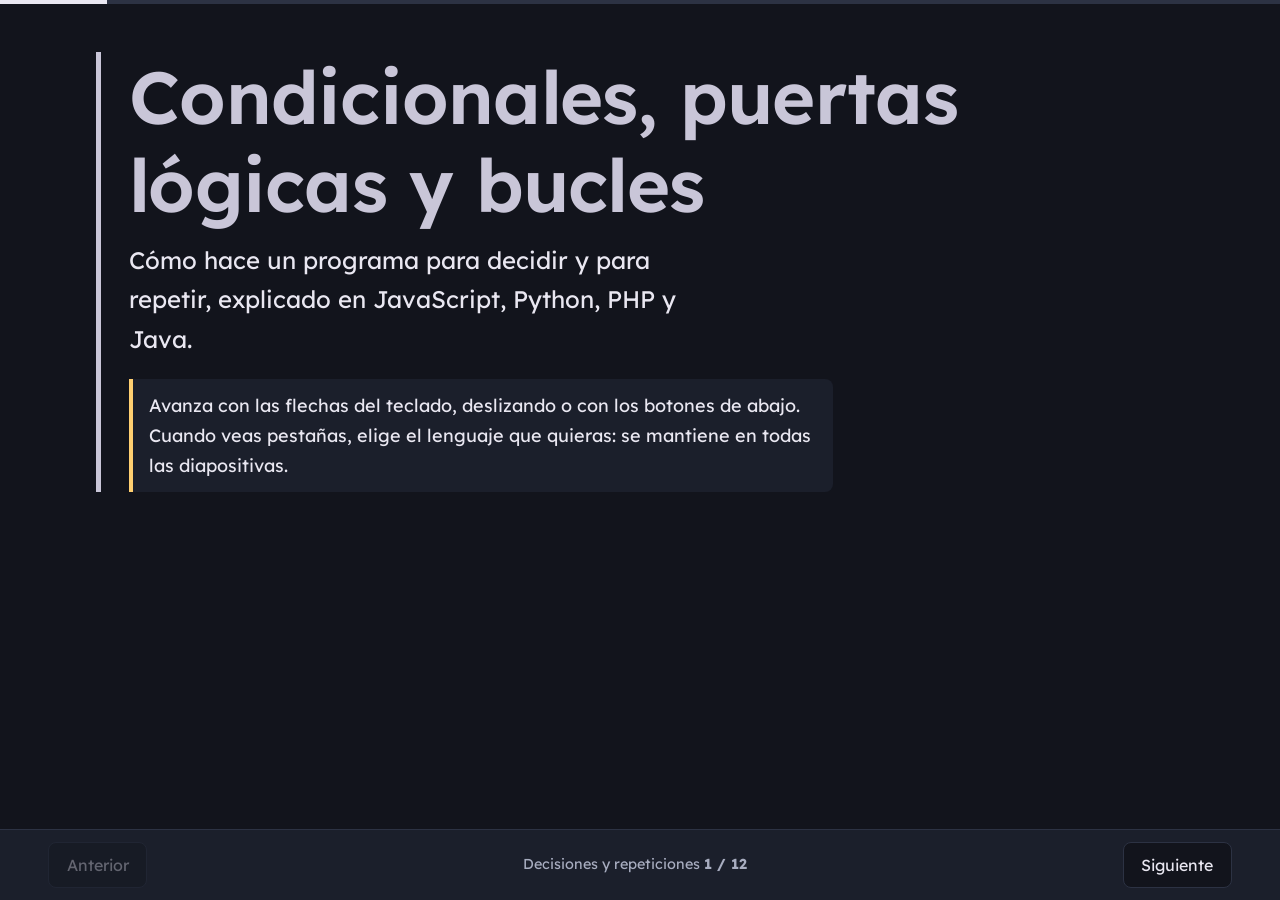
<file: Condicionales, puertas lógicas y bucles en cuatro lenguajes/Condicionales, puertas lógicas y bucles en cuatro lenguajes.html>
<!DOCTYPE html>
<html lang="es">
<head>
<meta charset="utf-8">
<meta name="viewport" content="width=device-width, initial-scale=1, viewport-fit=cover">
<title>Condicionales, puertas lógicas y bucles en cuatro lenguajes</title>
<link rel="stylesheet" href="https://fonts.googleapis.com/css2?family=JetBrains+Mono:wght@400;600&family=Lexend:wght@300;400;600&display=swap">
<style>
:root{
  color-scheme: dark;
  --bg:#12141c; --panel:#1b1f2b; --code:#0d0f16; --line:#2c3243;
  --text:#e9e7f1; --muted:#a8adc0;
  --var:#7db4ff; --const:#f0a6c8; --arr:#6fd9bf; --aviso:#ffcf70; --neutro:#c9c6d8;
  --sans:"Lexend", system-ui, -apple-system, "Segoe UI", sans-serif;
  --mono:"JetBrains Mono", ui-monospace, "SFMono-Regular", Menlo, Consolas, monospace;
  box-sizing:border-box;
  padding-top:env(safe-area-inset-top,0px);
  padding-bottom:env(safe-area-inset-bottom,0px);
}
*,*::before,*::after{box-sizing:inherit}
html{height:100%;scroll-padding-top:env(safe-area-inset-top,0px)}
body{height:100%;margin:0;background:var(--bg);color:var(--text);font-family:var(--sans);font-size:1.125rem;line-height:1.65;display:flex;flex-direction:column}
.progreso{height:4px;background:var(--line);flex:none}
.progreso i{display:block;height:100%;width:0;background:var(--text);transition:width .3s}
main{flex:1;overflow-y:auto;overflow-x:hidden;padding:clamp(1.25rem,4vw,3rem)}
.slide{max-width:68rem;margin:0 auto;padding-left:clamp(1rem,2.5vw,1.75rem);border-left:5px solid var(--acento,var(--neutro))}
.slide[data-acento=var]{--acento:var(--var)}
.slide[data-acento=const]{--acento:var(--const)}
.slide[data-acento=arr]{--acento:var(--arr)}
.slide[data-acento=neutro]{--acento:var(--neutro)}
.slide.entra{animation:entra .25s ease-out}
@keyframes entra{from{opacity:0;transform:translateX(14px)}to{opacity:1;transform:none}}
h1,h2{margin:0 0 .75rem;font-weight:600;line-height:1.2;letter-spacing:-.01em;font-size:clamp(1.75rem,4.2vw,2.9rem);color:var(--acento)}
.portada h1{font-size:clamp(2.2rem,6.5vw,4.6rem)}
.portada .texto{font-size:clamp(1.15rem,2.4vw,1.5rem);max-width:36rem}
.texto{max-width:44rem;margin:0 0 1.25rem}
code{font-family:var(--mono);font-size:.92em;background:var(--code);border:1px solid var(--line);border-radius:5px;padding:.08em .4em;color:var(--acento)}
ul.puntos{margin:1.25rem 0 0;padding-left:1.2rem;max-width:44rem}
ul.puntos li{margin:.45rem 0}
ul.puntos li::marker{color:var(--acento)}
.cuerpo{display:flex;flex-wrap:wrap;gap:1.25rem;align-items:flex-start;margin-top:.5rem}
.bloque-codigo{flex:1 1 24rem;min-width:0;max-width:40rem}
.bloque-codigo.ancho{flex-basis:100%;max-width:none}
pre{margin:0;font-family:var(--mono);font-size:clamp(.85rem,1.9vw,1.02rem);line-height:1.6;overflow-x:auto}
.codigo{background:var(--code);border:1px solid var(--line);border-radius:10px 10px 0 0;padding:1rem 1.25rem}
.codigo:last-child{border-radius:10px}
.tabs + .codigo{border-top-left-radius:0}
.salida{background:var(--panel);border:1px solid var(--line);border-top:0;border-radius:0 0 10px 10px;padding:.75rem 1.25rem;color:var(--muted)}
.salida span{display:block;font-family:var(--sans);font-size:.8rem;margin-bottom:.25rem}
.tabs{display:flex;flex-wrap:wrap;gap:.25rem;margin-bottom:-1px;position:relative}
.tab{border-radius:8px 8px 0 0;border:1px solid var(--line);padding:.4rem .9rem;font-size:.9rem;background:var(--bg);color:var(--muted)}
.tab.on{background:var(--code);color:var(--acento);border-bottom-color:var(--code)}
.grid4{display:grid;grid-template-columns:repeat(auto-fit,minmax(17rem,1fr));gap:1rem}
.mini h3{margin:0 0 .35rem;font-size:1rem;font-weight:600;color:var(--acento)}
.mini .codigo{border-radius:10px}
.k{color:#c9a7ff}.s{color:#8fe3a8}.n{color:var(--aviso)}.c{color:#7f869b;font-style:italic}.f{color:var(--var)}.v{color:#ffb38a}
.visual{flex:1 1 16rem;min-width:0}
.leyenda{margin:.75rem 0 0;font-size:.95rem;color:var(--muted);max-width:30rem}
.cajas{display:flex;flex-wrap:wrap;gap:.9rem}
.caja{min-width:6.5rem;background:var(--panel);border:2px solid var(--neutro);border-radius:10px;padding:.5rem .9rem .8rem}
.caja.variable{border-color:var(--var);border-style:dashed}
.caja.constante{border-color:var(--const);border-width:4px}
.caja small{display:block;font-size:.8rem;color:var(--muted)}
.caja b{display:block;font-family:var(--mono);font-size:1.5rem;font-weight:600;margin-top:.15rem}
.caja .nom{font-family:var(--mono);font-size:.95rem}
.indices{display:flex;flex-wrap:wrap;gap:.35rem;align-items:flex-end}
.indices .nombre{font-family:var(--mono);font-size:1.1rem;margin-right:.5rem;align-self:center}
.cel{text-align:center}
.cel em{display:block;font-style:normal;font-family:var(--mono);font-size:.9rem;color:var(--arr)}
.cel b{display:block;min-width:5.5rem;font-family:var(--mono);font-weight:400;font-size:1.05rem;padding:.7rem .6rem;background:var(--panel);border:2px solid var(--arr);border-radius:8px}
.partes{display:flex;flex-wrap:wrap;gap:.9rem 1rem}
.parte{text-align:center}
.parte b{display:block;font-family:var(--mono);font-size:clamp(1.5rem,4vw,2.4rem);font-weight:600;padding:.2rem .8rem;border-bottom:3px solid var(--p)}
.parte small{display:block;margin-top:.35rem;font-size:.85rem;color:var(--muted);max-width:7.5rem}
.parte:nth-child(1){--p:#c9a7ff}.parte:nth-child(2){--p:var(--var)}.parte:nth-child(3){--p:var(--aviso)}.parte:nth-child(4){--p:#8fe3a8}.parte:nth-child(5){--p:var(--muted)}
.tabla{overflow-x:auto}.tabla table{border-collapse:collapse;width:100%;font-size:.95rem}.tabla th,.tabla td{text-align:left;padding:.5rem .8rem;border-bottom:1px solid var(--line);white-space:nowrap}.tabla th{color:var(--acento);font-size:.85rem;font-weight:600}
.columnas{display:grid;grid-template-columns:repeat(auto-fit,minmax(14rem,1fr));gap:1rem;margin-top:1.25rem}
.col{background:var(--panel);border:1px solid var(--line);border-top:4px solid var(--c,var(--neutro));border-radius:10px;padding:1rem 1.25rem}
.col[data-acento=var]{--c:var(--var)}.col[data-acento=const]{--c:var(--const)}.col[data-acento=arr]{--c:var(--arr)}.col[data-acento=aviso]{--c:var(--aviso)}
.col h3{margin:0 0 .5rem;font-size:1.15rem;font-weight:600;color:var(--c)}
.col ul{margin:0;padding-left:1.1rem}.col li{margin:.4rem 0}
.col code{color:var(--c)}
.nota{max-width:44rem;margin:1.25rem 0 0;padding:.75rem 1rem;background:var(--panel);border-left:4px solid var(--aviso);border-radius:0 8px 8px 0}
nav{flex:none;display:flex;align-items:center;justify-content:space-between;gap:1rem;padding:.75rem clamp(1rem,4vw,3rem);border-top:1px solid var(--line);background:var(--panel)}
nav .info{color:var(--muted);font-size:.9rem;text-align:center}
button{font:inherit;font-size:1rem;color:var(--text);background:var(--bg);border:1px solid var(--line);border-radius:8px;padding:.55rem 1.1rem;cursor:pointer}
button:hover:not(:disabled){border-color:var(--text)}
button:disabled{opacity:.35;cursor:default}
button:focus-visible{outline:3px solid var(--aviso);outline-offset:2px}
.tab{padding:.4rem .9rem;font-size:.9rem}
.error{max-width:40rem;margin:2rem auto;padding:1rem 1.25rem;border:2px solid var(--aviso);border-radius:10px;background:var(--panel)}
@media (prefers-reduced-motion:reduce){.slide.entra{animation:none}.progreso i{transition:none}}
@media (max-width:520px){body{font-size:1rem}nav .info span{display:none}}
</style>
</head>
<body>
<div class="progreso" aria-hidden="true"><i id="barra"></i></div>
<main id="escena" tabindex="-1" aria-live="polite"></main>
<nav>
  <button id="ant" type="button">Anterior</button>
  <div class="info"><span id="titulo-web"></span> <b id="contador"></b></div>
  <button id="sig" type="button">Siguiente</button>
</nav>

<!--
  CONTENIDO EDITABLE
  Todo el texto de las diapositivas está en este bloque JSON.
  Edita solo los textos entre comillas. Campos de cada diapositiva (todos opcionales menos "titulo"):
    acento: "var" (azul), "const" (rosa), "arr" (verde) o "neutro"
    titulo, texto, nota
    puntos: lista de frases · usa `comillas inversas` para resaltar código
    codigo: un texto, o un objeto con un código por lenguaje:
            {"javascript":"...","python":"...","php":"...","java":"..."}  (usa \n para los saltos de línea y \" para comillas)
    modo: "todos" muestra todos los lenguajes a la vez en lugar de pestañas
    salida: un texto, o un objeto con una salida por lenguaje
    consejo: objeto con una frase por lenguaje, que cambia al elegir pestaña
    visual: {"tipo":"cajas"|"partes"|"indices"|"tabla", ...}
            tabla: {"tipo":"tabla","cabecera":[...],"filas":[[...],[...]]}
    columnas: lista de {titulo, acento, puntos}
  Lenguajes admitidos para colorear el código: javascript, python, php, java
-->
<script type="application/json" id="datos">
{
  "meta": { "titulo": "Decisiones y repeticiones" },
  "lenguajes": { "javascript": "JavaScript", "python": "Python", "php": "PHP", "java": "Java" },
  "diapositivas": [
    {
      "portada": true,
      "acento": "neutro",
      "titulo": "Condicionales, puertas lógicas y bucles",
      "texto": "Cómo hace un programa para decidir y para repetir, explicado en JavaScript, Python, PHP y Java.",
      "nota": "Avanza con las flechas del teclado, deslizando o con los botones de abajo. Cuando veas pestañas, elige el lenguaje que quieras: se mantiene en todas las diapositivas."
    },
    {
      "acento": "neutro",
      "titulo": "Decidir y repetir",
      "texto": "Un programa que solo ejecuta líneas una detrás de otra es muy limitado. Con estas tres herramientas puede reaccionar a los datos.",
      "columnas": [
        { "titulo": "Condicional", "acento": "var", "puntos": [ "Decide qué camino seguir.", "Si ocurre esto, haz aquello; si no, haz otra cosa." ] },
        { "titulo": "Puertas lógicas", "acento": "const", "puntos": [ "Combinan varias condiciones.", "Se llaman Y, O y NO." ] },
        { "titulo": "Bucle", "acento": "arr", "puntos": [ "Repite una acción.", "Evita escribir lo mismo muchas veces." ] }
      ]
    },
    {
      "acento": "var",
      "titulo": "Condición: una pregunta de sí o no",
      "texto": "Antes de decidir hay que preguntar. Una condición compara valores y siempre da como resultado verdadero o falso.",
      "codigo": {
        "javascript": "const edad = 18;\nconsole.log(edad >= 18);\nconsole.log(edad === 20);",
        "python": "edad = 18\nprint(edad >= 18)\nprint(edad == 20)",
        "php": "$edad = 18;\nvar_dump($edad >= 18);\nvar_dump($edad === 20);",
        "java": "int edad = 18;\nSystem.out.println(edad >= 18);\nSystem.out.println(edad == 20);"
      },
      "salida": {
        "javascript": "true\nfalse",
        "python": "True\nFalse",
        "php": "bool(true)\nbool(false)",
        "java": "true\nfalse"
      },
      "consejo": {
        "javascript": "En JavaScript se prefiere `===` y `!==`: comparan también el tipo del dato.",
        "python": "Python usa `==` y escribe `True` y `False` con mayúscula inicial.",
        "php": "PHP también tiene `===` para comparar valor y tipo.",
        "java": "En Java, los números se comparan con `==`, pero los textos con `.equals()`."
      },
      "visual": {
        "tipo": "tabla",
        "cabecera": [ "Operador", "Significa", "Ejemplo", "Resultado" ],
        "filas": [
          [ "`==`", "igual a", "5 == 5", "verdadero" ],
          [ "`!=`", "distinto de", "5 != 3", "verdadero" ],
          [ "`<`", "menor que", "3 < 2", "falso" ],
          [ "`>`", "mayor que", "7 > 2", "verdadero" ],
          [ "`<=`", "menor o igual", "4 <= 4", "verdadero" ],
          [ "`>=`", "mayor o igual", "1 >= 2", "falso" ]
        ],
        "leyenda": "Cuidado: `=` guarda un valor y `==` compara."
      }
    },
    {
      "acento": "var",
      "titulo": "if y else: dos caminos",
      "texto": "`if` significa “si”: ejecuta un bloque solo cuando la condición es verdadera. `else` significa “si no” y recoge el otro camino.",
      "codigo": {
        "javascript": "const edad = 17;\n\nif (edad >= 18) {\n  console.log(\"Eres mayor de edad\");\n} else {\n  console.log(\"Eres menor de edad\");\n}",
        "python": "edad = 17\n\nif edad >= 18:\n    print(\"Eres mayor de edad\")\nelse:\n    print(\"Eres menor de edad\")",
        "php": "$edad = 17;\n\nif ($edad >= 18) {\n    echo \"Eres mayor de edad\";\n} else {\n    echo \"Eres menor de edad\";\n}",
        "java": "int edad = 17;\n\nif (edad >= 18) {\n    System.out.println(\"Eres mayor de edad\");\n} else {\n    System.out.println(\"Eres menor de edad\");\n}"
      },
      "salida": "Eres menor de edad",
      "consejo": {
        "javascript": "La condición va entre paréntesis y el bloque entre llaves `{ }`.",
        "python": "Python no usa llaves ni paréntesis: usa dos puntos `:` y la sangría (4 espacios) marca el bloque.",
        "php": "PHP es casi igual que JavaScript, pero las variables llevan `$`.",
        "java": "Java es casi igual que JavaScript, pero hay que declarar el tipo: `int edad`."
      }
    },
    {
      "acento": "var",
      "titulo": "Más de dos caminos: else if",
      "texto": "Si hay varias opciones, se encadenan condiciones. Se revisan de arriba abajo y se ejecuta solo la primera que sea verdadera.",
      "codigo": {
        "javascript": "const nota = 7;\n\nif (nota >= 9) {\n  console.log(\"Sobresaliente\");\n} else if (nota >= 5) {\n  console.log(\"Aprobado\");\n} else {\n  console.log(\"Suspenso\");\n}",
        "python": "nota = 7\n\nif nota >= 9:\n    print(\"Sobresaliente\")\nelif nota >= 5:\n    print(\"Aprobado\")\nelse:\n    print(\"Suspenso\")",
        "php": "$nota = 7;\n\nif ($nota >= 9) {\n    echo \"Sobresaliente\";\n} elseif ($nota >= 5) {\n    echo \"Aprobado\";\n} else {\n    echo \"Suspenso\";\n}",
        "java": "int nota = 7;\n\nif (nota >= 9) {\n    System.out.println(\"Sobresaliente\");\n} else if (nota >= 5) {\n    System.out.println(\"Aprobado\");\n} else {\n    System.out.println(\"Suspenso\");\n}"
      },
      "salida": "Aprobado",
      "consejo": {
        "javascript": "En JavaScript se escribe `else if`, en dos palabras.",
        "python": "Python lo abrevia a `elif`.",
        "php": "PHP admite `elseif` (junto) y también `else if` (separado).",
        "java": "En Java se escribe `else if`, en dos palabras."
      }
    },
    {
      "acento": "var",
      "titulo": "switch: elegir entre valores concretos",
      "texto": "Cuando una variable puede valer varias cosas concretas, `switch` es más ordenado que muchos `else if`.",
      "codigo": {
        "javascript": "const dia = 2;\n\nswitch (dia) {\n  case 1:\n    console.log(\"Lunes\");\n    break;\n  case 2:\n    console.log(\"Martes\");\n    break;\n  default:\n    console.log(\"Otro día\");\n}",
        "python": "dia = 2\n\nmatch dia:\n    case 1:\n        print(\"Lunes\")\n    case 2:\n        print(\"Martes\")\n    case _:\n        print(\"Otro día\")",
        "php": "$dia = 2;\n\nswitch ($dia) {\n    case 1:\n        echo \"Lunes\";\n        break;\n    case 2:\n        echo \"Martes\";\n        break;\n    default:\n        echo \"Otro día\";\n}",
        "java": "int dia = 2;\n\nswitch (dia) {\n    case 1:\n        System.out.println(\"Lunes\");\n        break;\n    case 2:\n        System.out.println(\"Martes\");\n        break;\n    default:\n        System.out.println(\"Otro día\");\n}"
      },
      "salida": "Martes",
      "consejo": {
        "javascript": "Sin `break`, la ejecución sigue por el caso siguiente. Es un error muy común. `default` recoge cualquier otro valor.",
        "python": "Python usa `match` y `case` (desde la versión 3.10). No necesita `break`, y `case _` hace de `default`.",
        "php": "PHP funciona igual que JavaScript: no olvides el `break`.",
        "java": "Java funciona igual: no olvides el `break`."
      }
    },
    {
      "acento": "const",
      "titulo": "Puertas lógicas: Y, O y NO",
      "texto": "Las puertas lógicas combinan condiciones. Cada una recibe valores de verdadero o falso y devuelve uno nuevo.",
      "visual": {
        "tipo": "tabla",
        "cabecera": [ "A", "B", "A Y B", "A O B" ],
        "filas": [
          [ "verdadero", "verdadero", "verdadero", "verdadero" ],
          [ "verdadero", "falso", "falso", "verdadero" ],
          [ "falso", "verdadero", "falso", "verdadero" ],
          [ "falso", "falso", "falso", "falso" ]
        ],
        "leyenda": "Esta tabla se llama tabla de verdad."
      },
      "puntos": [
        "Y (AND): solo es verdadero si las dos condiciones lo son.",
        "O (OR): es verdadero si al menos una de las dos lo es.",
        "NO (NOT): invierte el valor. NO verdadero es falso, y NO falso es verdadero."
      ]
    },
    {
      "acento": "const",
      "titulo": "Cómo se escriben en cada lenguaje",
      "texto": "La idea es la misma en los cuatro lenguajes. Solo cambia el símbolo o la palabra.",
      "visual": {
        "tipo": "tabla",
        "cabecera": [ "Lenguaje", "Y", "O", "NO" ],
        "filas": [
          [ "JavaScript", "`&&`", "`||`", "`!`" ],
          [ "Python", "`and`", "`or`", "`not`" ],
          [ "PHP", "`&&`", "`||`", "`!`" ],
          [ "Java", "`&&`", "`||`", "`!`" ]
        ]
      },
      "nota": "PHP también admite `and` y `or`, pero tienen menos prioridad. En la práctica se prefieren `&&` y `||`."
    },
    {
      "acento": "const",
      "titulo": "Combinar condiciones en un if",
      "texto": "Para entrar a un evento hacen falta dos cosas: ser mayor de edad y tener entrada. Las dos deben cumplirse.",
      "codigo": {
        "javascript": "const edad = 20;\nconst tieneEntrada = true;\n\nif (edad >= 18 && tieneEntrada) {\n  console.log(\"Puedes entrar\");\n} else {\n  console.log(\"No puedes entrar\");\n}",
        "python": "edad = 20\ntiene_entrada = True\n\nif edad >= 18 and tiene_entrada:\n    print(\"Puedes entrar\")\nelse:\n    print(\"No puedes entrar\")",
        "php": "$edad = 20;\n$tieneEntrada = true;\n\nif ($edad >= 18 && $tieneEntrada) {\n    echo \"Puedes entrar\";\n} else {\n    echo \"No puedes entrar\";\n}",
        "java": "int edad = 20;\nboolean tieneEntrada = true;\n\nif (edad >= 18 && tieneEntrada) {\n    System.out.println(\"Puedes entrar\");\n} else {\n    System.out.println(\"No puedes entrar\");\n}"
      },
      "salida": "Puedes entrar",
      "consejo": {
        "javascript": "`&&` es Y, `||` es O y `!` es NO. Prueba a cambiar `tieneEntrada` a `false`.",
        "python": "Python usa palabras: `and`, `or` y `not`. Se lee casi como una frase.",
        "php": "En PHP: `&&`, `||` y `!`. Las variables llevan `$`.",
        "java": "En Java: `&&`, `||` y `!`. Los valores verdadero o falso se guardan en un `boolean`."
      }
    },
    {
      "acento": "arr",
      "titulo": "Bucle for: repetir un número de veces",
      "texto": "Cuando sabes cuántas veces hay que repetir algo, el bucle `for` cuenta por ti. Aquí cuenta del 1 al 3.",
      "codigo": {
        "javascript": "for (let i = 1; i <= 3; i++) {\n  console.log(i);\n}",
        "python": "for i in range(1, 4):\n    print(i)",
        "php": "for ($i = 1; $i <= 3; $i++) {\n    echo $i . \"\\n\";\n}",
        "java": "for (int i = 1; i <= 3; i++) {\n    System.out.println(i);\n}"
      },
      "salida": "1\n2\n3",
      "consejo": {
        "javascript": "Tres partes separadas por `;`: inicio, condición para seguir y paso. `i++` suma 1.",
        "python": "`range(1, 4)` produce 1, 2 y 3: el número final no se incluye.",
        "php": "Igual que JavaScript, pero la variable lleva `$`.",
        "java": "Igual que JavaScript, pero la variable lleva tipo: `int i`."
      },
      "visual": {
        "tipo": "partes",
        "items": [
          { "t": "i = 1", "r": "inicio" },
          { "t": "i <= 3", "r": "sigue mientras sea verdadero" },
          { "t": "i++", "r": "paso en cada vuelta" }
        ],
        "leyenda": "Así se leen las tres partes de un `for` en JavaScript, PHP y Java."
      }
    },
    {
      "acento": "arr",
      "titulo": "Bucle while: repetir mientras se cumpla",
      "texto": "Cuando no sabes cuántas vueltas harán falta, `while` repite mientras la condición sea verdadera.",
      "codigo": {
        "javascript": "let contador = 3;\n\nwhile (contador > 0) {\n  console.log(contador);\n  contador--;\n}\nconsole.log(\"¡Despegue!\");",
        "python": "contador = 3\n\nwhile contador > 0:\n    print(contador)\n    contador -= 1\n\nprint(\"¡Despegue!\")",
        "php": "$contador = 3;\n\nwhile ($contador > 0) {\n    echo $contador . \"\\n\";\n    $contador--;\n}\necho \"¡Despegue!\";",
        "java": "int contador = 3;\n\nwhile (contador > 0) {\n    System.out.println(contador);\n    contador--;\n}\nSystem.out.println(\"¡Despegue!\");"
      },
      "salida": "3\n2\n1\n¡Despegue!",
      "consejo": {
        "javascript": "`contador--` resta 1 al contador en cada vuelta.",
        "python": "En Python se escribe `contador -= 1`: no existe `--`.",
        "php": "`$contador--` resta 1 a la variable.",
        "java": "`contador--` resta 1. Java también tiene `do { } while ()`, que ejecuta el bloque al menos una vez."
      },
      "nota": "Cuidado con los bucles infinitos: si la condición nunca llega a ser falsa, el programa no termina."
    },
    {
      "acento": "neutro",
      "titulo": "Resumen: decidir, combinar y repetir",
      "texto": "Un condicional, una puerta lógica y un bucle en una sola mirada.",
      "modo": "todos",
      "codigo": {
        "javascript": "if (edad >= 18 && activo) {\n  console.log(\"Acceso\");\n}\n\nfor (let i = 0; i < 3; i++) {\n  console.log(i);\n}",
        "python": "if edad >= 18 and activo:\n    print(\"Acceso\")\n\nfor i in range(3):\n    print(i)",
        "php": "if ($edad >= 18 && $activo) {\n    echo \"Acceso\";\n}\n\nfor ($i = 0; $i < 3; $i++) {\n    echo $i;\n}",
        "java": "if (edad >= 18 && activo) {\n    System.out.println(\"Acceso\");\n}\n\nfor (int i = 0; i < 3; i++) {\n    System.out.println(i);\n}"
      },
      "nota": "Siguiente paso: combina las tres herramientas. Por ejemplo, recorre una lista de edades con un bucle y usa un `if` para decidir quién puede entrar."
    }
  ]
}
</script>

<script>
(function(){
  var escena = document.getElementById('escena');
  var barra = document.getElementById('barra');
  var contador = document.getElementById('contador');
  var btnAnt = document.getElementById('ant');
  var btnSig = document.getElementById('sig');
  var datos, total, actual = 0, lang = 'javascript';

  var KW = { javascript:'let|const|for|if|else|switch|case|break|default|while|true|false', python:'for|in|if|elif|else|while|match|case|and|or|not|True|False', php:'for|if|else|elseif|switch|case|break|default|while|true|false|echo', java:'int|boolean|for|if|else|switch|case|break|default|while|true|false' };
  var BI = { javascript:'console|log', python:'print|range', php:'var_dump', java:'System|out|println' };
  var COM = { python:'#', php:'(?:\\/\\/|#)', javascript:'\\/\\/', java:'\\/\\/' };

  function esc(s){ return String(s).replace(/&/g,'&amp;').replace(/</g,'&lt;').replace(/>/g,'&gt;'); }
  function rico(s){ return esc(s).replace(/`([^`]+)`/g,'<code>$1</code>'); }
  function el(tag, cls, html){
    var e = document.createElement(tag);
    if (cls) e.className = cls;
    if (html != null) e.innerHTML = html;
    return e;
  }
  function nombreLang(l){ return (datos.lenguajes && datos.lenguajes[l]) || l; }

  function resaltar(codigo, l){
    if (!KW[l]) return esc(codigo);
    var re = new RegExp('(' + COM[l] + '.*$)|("[^"\\n]*")|(' + (l === 'php' ? '\\$\\w+' : '(?!)') + ')|\\b(' + KW[l] + ')\\b|\\b(\\d+(?:\\.\\d+)?)\\b|\\b(' + BI[l] + ')\\b', 'gm');
    return esc(codigo).replace(re, function(m,c,s,v,k,n,f){
      var t = c?'c' : s?'s' : v?'v' : k?'k' : n?'n' : 'f';
      return '<span class="'+t+'">'+m+'</span>';
    });
  }

  function visual(v){
    var cont = el('div','visual'), fila;
    if (v.tipo === 'cajas'){
      fila = el('div','cajas');
      (v.items||[]).forEach(function(it){
        var c = el('div','caja'+(it.tipo?' '+it.tipo:''));
        c.innerHTML = (it.tipo ? '<small>'+esc(it.tipo)+'</small>' : '') + '<span class="nom">'+esc(it.n)+'</span><b>'+esc(it.v)+'</b>';
        fila.appendChild(c);
      });
    } else if (v.tipo === 'partes'){
      fila = el('div','partes');
      (v.items||[]).forEach(function(it){ fila.appendChild(el('div','parte','<b>'+esc(it.t)+'</b><small>'+esc(it.r)+'</small>')); });
    } else if (v.tipo === 'indices'){
      fila = el('div','indices');
      fila.appendChild(el('span','nombre',esc(v.nombre||'')+' ='));
      (v.items||[]).forEach(function(val,i){ fila.appendChild(el('div','cel','<em>'+i+'</em><b>'+esc(val)+'</b>')); });
    } else if (v.tipo === 'tabla'){
      fila = el('div','tabla');
      fila.innerHTML = '<table><thead><tr>' + (v.cabecera||[]).map(function(c){ return '<th>'+rico(c)+'</th>'; }).join('') + '</tr></thead><tbody>' +
        (v.filas||[]).map(function(r){ return '<tr>' + r.map(function(c){ return '<td>'+rico(c)+'</td>'; }).join('') + '</tr>'; }).join('') + '</tbody></table>';
    }
    if (fila) cont.appendChild(fila);
    if (v.leyenda) cont.appendChild(el('p','leyenda',rico(v.leyenda)));
    return cont;
  }

  function porLang(x, l){ return (x && typeof x === 'object') ? x[l] : x; }

  function bloqueCodigo(s){
    var cod = s.codigo, b = el('div','bloque-codigo');
    if (typeof cod === 'string'){
      b.appendChild(el('pre','codigo','<code style="all:unset">'+resaltar(cod,'javascript')+'</code>'));
      if (s.salida) b.appendChild(el('pre','salida','<span>Resultado en la consola</span>'+esc(porLang(s.salida,'javascript'))));
      return b;
    }
    var langs = Object.keys(cod);
    if (s.modo === 'todos'){
      b.classList.add('ancho');
      var g = el('div','grid4');
      langs.forEach(function(l){
        g.appendChild(el('div','mini','<h3>'+esc(nombreLang(l))+'</h3><pre class="codigo"><code style="all:unset">'+resaltar(cod[l],l)+'</code></pre>'));
      });
      b.appendChild(g);
      return b;
    }
    var sel = langs.indexOf(lang) >= 0 ? lang : langs[0];
    var tabs = el('div','tabs'); tabs.setAttribute('role','tablist');
    langs.forEach(function(l){
      var t = el('button','tab'+(l===sel?' on':''), esc(nombreLang(l)));
      t.type = 'button'; t.setAttribute('role','tab'); t.setAttribute('aria-selected', l===sel);
      t.addEventListener('click', function(){ lang = l; dibujar(false); });
      tabs.appendChild(t);
    });
    b.appendChild(tabs);
    b.appendChild(el('pre','codigo','<code style="all:unset">'+resaltar(cod[sel],sel)+'</code>'));
    var sal = porLang(s.salida, sel);
    if (sal) b.appendChild(el('pre','salida','<span>Resultado en la consola</span>'+esc(sal)));
    return b;
  }

  function dibujar(animar){
    var s = datos.diapositivas[actual];
    var sec = el('article','slide'+(s.portada?' portada':'')+(animar?' entra':''));
    sec.dataset.acento = s.acento || 'neutro';
    sec.appendChild(el(s.portada ? 'h1' : 'h2', null, rico(s.titulo || '')));
    if (s.texto) sec.appendChild(el('p','texto',rico(s.texto)));

    if (s.codigo || s.visual){
      var cuerpo = el('div','cuerpo');
      if (s.codigo) cuerpo.appendChild(bloqueCodigo(s));
      if (s.visual) cuerpo.appendChild(visual(s.visual));
      sec.appendChild(cuerpo);
    }
    if (s.consejo){
      var langsC = s.codigo && typeof s.codigo === 'object' ? Object.keys(s.codigo) : [];
      var selC = langsC.indexOf(lang) >= 0 ? lang : langsC[0];
      if (s.consejo[selC]) sec.appendChild(el('p','nota',rico(s.consejo[selC])));
    }
    if (s.puntos && s.puntos.length){
      var ul = el('ul','puntos');
      s.puntos.forEach(function(p){ ul.appendChild(el('li',null,rico(p))); });
      sec.appendChild(ul);
    }
    if (s.columnas && s.columnas.length){
      var g = el('div','columnas');
      s.columnas.forEach(function(c){
        var d = el('div','col'); d.dataset.acento = c.acento || 'neutro';
        d.appendChild(el('h3',null,rico(c.titulo||'')));
        var l = el('ul');
        (c.puntos||[]).forEach(function(p){ l.appendChild(el('li',null,rico(p))); });
        d.appendChild(l); g.appendChild(d);
      });
      sec.appendChild(g);
    }
    if (s.nota) sec.appendChild(el('p','nota',rico(s.nota)));

    var y = escena.scrollTop;
    escena.innerHTML = '';
    escena.appendChild(sec);
    escena.scrollTop = animar ? 0 : y;
    contador.textContent = (actual+1) + ' / ' + total;
    barra.style.width = ((actual+1)/total*100) + '%';
    btnAnt.disabled = actual === 0;
    btnSig.disabled = actual === total-1;
  }

  function ir(n){
    n = Math.max(0, Math.min(total-1, n));
    if (n === actual) return;
    actual = n;
    dibujar(true);
    try { history.replaceState(null,'','#d'+(actual+1)); } catch(e){}
  }
  function desdeHash(){ var m = /^#d(\d+)$/.exec(location.hash); return m ? parseInt(m[1],10)-1 : 0; }

  try {
    datos = JSON.parse(document.getElementById('datos').textContent);
    total = datos.diapositivas.length;
    if (!total) throw new Error('La lista "diapositivas" está vacía.');
    document.getElementById('titulo-web').textContent = (datos.meta && datos.meta.titulo) || '';
  } catch(err){
    escena.innerHTML = '';
    escena.appendChild(el('div','error','<b>No se pudo leer el JSON.</b><br>Revisa comas, comillas y llaves en el bloque de datos.<br><code>'+esc(err.message)+'</code>'));
    btnAnt.disabled = btnSig.disabled = true;
    return;
  }

  btnAnt.addEventListener('click', function(){ ir(actual-1); });
  btnSig.addEventListener('click', function(){ ir(actual+1); });
  document.addEventListener('keydown', function(e){
    if (e.altKey || e.ctrlKey || e.metaKey) return;
    var k = e.key;
    if (k === ' ' && e.target.tagName === 'BUTTON') return;
    if (k==='ArrowRight' || k==='PageDown' || k===' '){ e.preventDefault(); ir(actual+1); }
    else if (k==='ArrowLeft' || k==='PageUp'){ e.preventDefault(); ir(actual-1); }
    else if (k==='Home'){ ir(0); }
    else if (k==='End'){ ir(total-1); }
  });
  var x0 = null;
  document.addEventListener('touchstart', function(e){ x0 = e.touches[0].clientX; }, {passive:true});
  document.addEventListener('touchend', function(e){
    if (x0 === null) return;
    var dx = e.changedTouches[0].clientX - x0; x0 = null;
    if (Math.abs(dx) > 60) ir(actual + (dx < 0 ? 1 : -1));
  }, {passive:true});
  window.addEventListener('hashchange', function(){ ir(desdeHash()); });

  actual = Math.max(0, Math.min(total-1, desdeHash()));
  dibujar(false);
})();
</script>
</body>
</html>
</file>
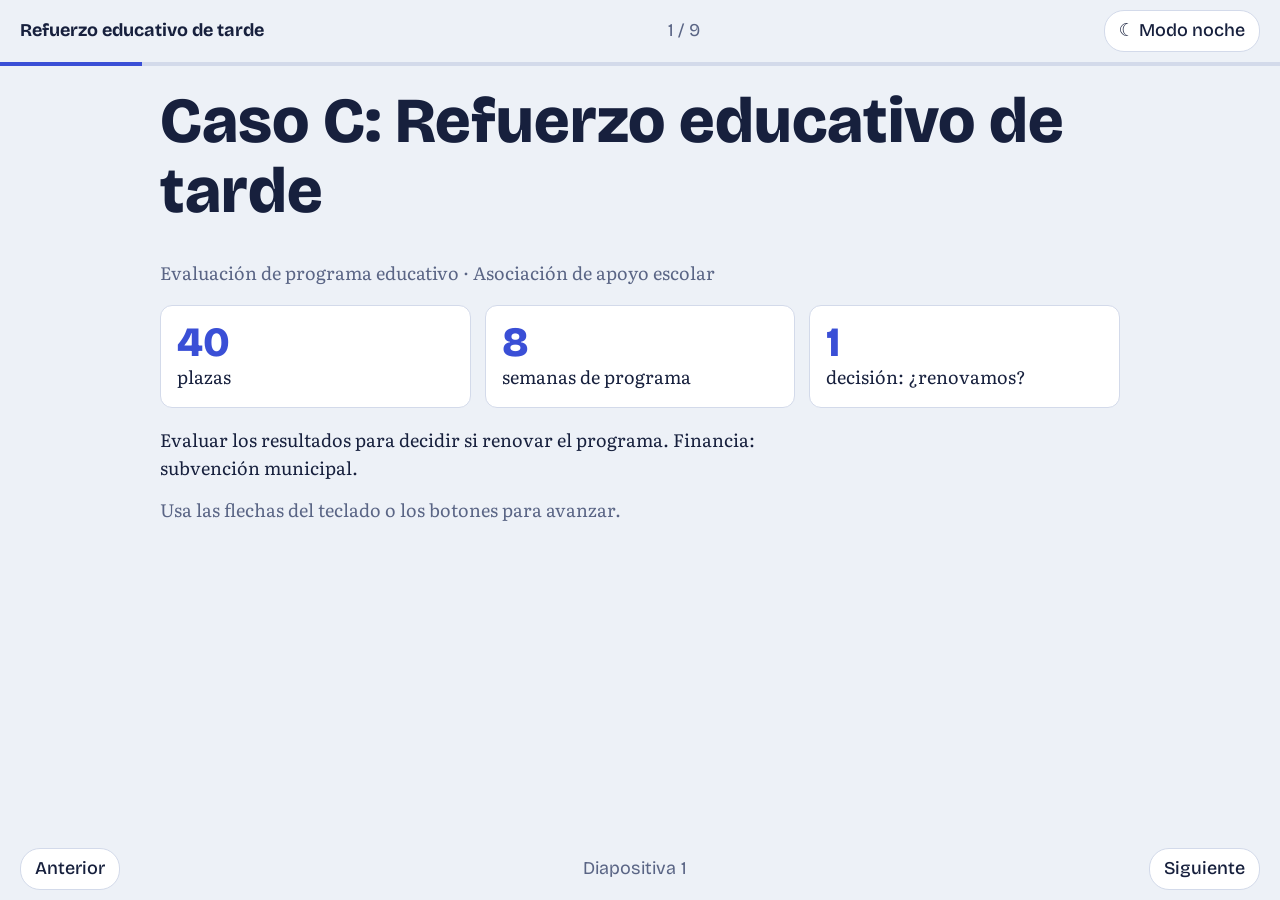
<file: Evaluación del refuerzo educativo de tarde/Evaluación del refuerzo educativo de tarde.html>
<!DOCTYPE html>
<html lang="es">
<head>
<meta charset="utf-8">
<meta name="viewport" content="width=device-width, initial-scale=1, viewport-fit=cover">
<title>Evaluación del refuerzo educativo de tarde</title>
<link href="https://fonts.googleapis.com/css2?family=Bricolage+Grotesque:wght@500;700;800&family=Literata:wght@400;600&display=swap" rel="stylesheet">
<style>
:root{--bg:#edf1f7;--panel:#fff;--ink:#17203d;--mute:#5a6585;--line:#d3daea;--acc:#3a4fd6;--ok:#1f8a5b;--warn:#c98a00;--bad:#c2433b;--gray:#b6bed3;
--hd:'Bricolage Grotesque',system-ui,sans-serif;--bd:'Literata',Georgia,serif;
box-sizing:border-box;padding-top:env(safe-area-inset-top,0px);padding-bottom:env(safe-area-inset-bottom,0px);color-scheme:light}
@media (prefers-color-scheme:dark){:root:not([data-theme="light"]){--bg:#111628;--panel:#1b2340;--ink:#eef1fb;--mute:#a3adcc;--line:#2e3960;--acc:#f2c94c;--ok:#4fd39a;--warn:#f2c94c;--bad:#ff7a70;--gray:#46527c;color-scheme:dark}}
:root[data-theme="dark"]{--bg:#111628;--panel:#1b2340;--ink:#eef1fb;--mute:#a3adcc;--line:#2e3960;--acc:#f2c94c;--ok:#4fd39a;--warn:#f2c94c;--bad:#ff7a70;--gray:#46527c;color-scheme:dark}
html{scroll-padding-top:env(safe-area-inset-top,0px)}
*{box-sizing:border-box}
html,body{height:100%;margin:0}
body{background:var(--bg);color:var(--ink);font:18px/1.55 var(--bd);display:flex;flex-direction:column;transition:background .3s}
header,footer{display:flex;align-items:center;justify-content:space-between;gap:12px;padding:10px 20px;font-family:var(--hd)}
header b{font-weight:700}
button{font:inherit;color:inherit;cursor:pointer}
button:focus-visible{outline:3px solid var(--acc);outline-offset:2px}
.ic{border:1px solid var(--line);background:var(--panel);border-radius:20px;padding:6px 14px;font-family:var(--hd);font-weight:500}
.bar{height:4px;background:var(--line)}.bar i{display:block;height:100%;background:var(--acc);width:0;transition:width .35s}
main{flex:1;overflow-y:auto;padding:20px}
section{max-width:960px;margin:0 auto;animation:in .35s}
@keyframes in{from{opacity:0;transform:translateX(18px)}}
@media (prefers-reduced-motion:reduce){section{animation:none}.bar i{transition:none}}
h1,h2,h3{font-family:var(--hd);line-height:1.1;margin:0 0 .5em}
h1{font-size:clamp(2.2rem,6vw,4rem);font-weight:800}h2{font-size:clamp(1.6rem,4vw,2.5rem);font-weight:800}h3{font-size:1.15rem}
p{max-width:68ch;margin:.4em 0 .8em}.mute{color:var(--mute)}
.grid{display:grid;gap:14px;grid-template-columns:repeat(auto-fit,minmax(200px,1fr));margin:18px 0}
.card{background:var(--panel);border:1px solid var(--line);border-radius:12px;padding:16px}
.big{font:800 2.6rem/1 var(--hd);color:var(--acc)}
.chips{display:flex;flex-wrap:wrap;gap:8px;margin:14px 0}
.chip{border:1px solid var(--line);background:var(--panel);border-radius:8px;padding:8px 12px;font-family:var(--hd);font-weight:500}
.chip[aria-pressed=true],.chip.on{background:var(--acc);color:var(--bg);border-color:var(--acc)}
.dots{display:grid;grid-template-columns:repeat(10,1fr);gap:8px;max-width:560px;margin:16px 0}
.dot{aspect-ratio:1;border-radius:50%;transition:opacity .25s,transform .25s}
.dots.f .dot{opacity:.15}.dots.f .dot.hl{opacity:1;transform:scale(1.12)}
.c-m{background:var(--ok)}.c-s{background:var(--warn)}.c-i{background:var(--bad)}.c-a{background:var(--gray)}
.track{position:relative;height:44px;background:var(--line);border-radius:8px;margin:34px 0 12px}
.fill{height:100%;background:var(--acc);border-radius:8px;transition:width .5s;display:flex;align-items:center;justify-content:flex-end;padding-right:10px;font:800 1.1rem var(--hd);color:var(--bg)}
.mark{position:absolute;top:-22px;bottom:-6px;width:3px;background:var(--bad)}.mark span{position:absolute;top:-4px;left:6px;font:700 .85rem var(--hd);color:var(--bad);white-space:nowrap}
.acc{width:100%;text-align:left;background:var(--panel);border:1px solid var(--line);border-radius:10px;padding:12px 16px;margin-bottom:10px}
.acc strong{font-family:var(--hd);display:block}.acc .d{display:none;margin-top:8px;color:var(--mute)}.acc[aria-expanded=true]{border-color:var(--acc)}.acc[aria-expanded=true] .d{display:block}
input[type=range]{width:100%;accent-color:var(--acc)}
.chk{display:flex;gap:10px;align-items:flex-start;padding:8px 0;cursor:pointer}.chk input{margin-top:.45em;accent-color:var(--ok);width:18px;height:18px}
.speech{background:var(--panel);border-left:4px solid var(--acc);padding:14px 18px;border-radius:0 10px 10px 0;max-height:38vh;overflow:auto}
footer .nav{display:flex;gap:8px}
@media (max-width:560px){body{font-size:16px}header span{display:none}}
</style>
</head>
<body>
<header><b id="ttl"></b><span class="mute" id="cnt"></span><button class="ic" id="theme" aria-label="Cambiar entre modo día y noche"></button></header>
<div class="bar"><i id="prog"></i></div>
<main id="stage" tabindex="-1"></main>
<footer><button class="ic" id="prev">Anterior</button><div id="dotsNav" class="mute"></div><button class="ic" id="next">Siguiente</button></footer>

<script type="application/json" id="datos">
{"caso":{"nombre":"Caso C: Refuerzo educativo de tarde","tipo":"Evaluación de programa educativo","contexto":{"organizacion":"Asociación de apoyo escolar","financiacion":"Subvención municipal","duracion":"8 semanas","plazas":40,"objetivo":"Evaluar los resultados para decidir si renovar el programa"}},
"objetivo_programa":{"asistencia_minima":"6 de 8 sesiones","mejora_esperada":"Mejorar en la planificación semanal","objetivo_porcentual":70,"poblacion_referencia":40,"personas_necesarias_para_cumplir_objetivo":28,"criterio":"Al menos el 70% de los inscritos debe cumplir ambos requisitos"},
"evidencias":{"inscritos":40,"asistencia_suficiente":32,"asistencia_insuficiente":8,"registros_completos":23,"registros_incompletos_con_asistencia_suficiente":9,"personas_que_mejoraron":20,"horas_voluntarias":36,"gasto_registrado_euros":2400,"horas_voluntarias_incluidas_en_presupuesto":false},
"resultados_calculados":{"porcentaje_asistencia_suficiente":80,"porcentaje_mejora_sobre_registros_completos":86.96,"porcentaje_mejora_sobre_total_inscritos":50,"porcentaje_mejora_confirmada_sobre_asistencia_suficiente":62.5,"objetivo_70_por_ciento_cumplido":"No se puede confirmar","interpretacion":"Los resultados son positivos entre las personas evaluadas, pero no hay datos completos de toda la población inscrita."},
"problemas_detectados":[{"problema":"Datos incompletos","detalle":"9 personas con asistencia suficiente no tienen una de las mediciones.","consecuencia":"No se puede determinar si mejoraron."},{"problema":"Posible sesgo de selección","detalle":"El 87% se calcula solo sobre las 23 personas con datos completos.","consecuencia":"El porcentaje puede no representar a los 40 inscritos."},{"problema":"Eficacia no demostrada","detalle":"No existe información de un grupo de comparación.","consecuencia":"No se puede atribuir directamente la mejora al programa."},{"problema":"Costes incompletos","detalle":"Las 36 horas voluntarias no están monetizadas.","consecuencia":"El coste real de los recursos empleados puede ser superior a los 2400 euros."},{"problema":"Medición poco documentada","detalle":"No se especifica suficientemente cómo se mide la planificación semanal ni la consistencia de las pruebas.","consecuencia":"La validez y fiabilidad de los resultados no están completamente demostradas."}],
"evaluacion":{"validez":"Limitada por los datos incompletos y la falta de información suficiente sobre el instrumento de medición.","fiabilidad":"No se puede confirmar que las mediciones sean consistentes.","etica":"Debe comunicarse el 87% con transparencia y sin presentarlo como representativo de todos los inscritos.","viabilidad":"El programa parece realizable, pero deben contabilizarse las horas voluntarias y otros recursos."},
"decision_propuesta":{"recomendacion":"Renovar el programa con mejoras","justificacion":"20 de las 23 personas evaluadas mejoraron, lo que supone un resultado prometedor.","condiciones":["Mejorar el seguimiento de asistencia.","Completar las mediciones iniciales y finales.","Investigar los motivos de la falta de asistencia.","Contabilizar las horas voluntarias como recurso.","Mejorar la metodología de evaluación."]},
"datos_pendientes":["Completar las mediciones de las 9 personas con registros incompletos.","Investigar por qué 8 personas no alcanzaron la asistencia mínima.","Documentar el método de evaluación de la planificación semanal.","Calcular el coste real incluyendo el trabajo voluntario."],
"conclusion":"El programa presenta resultados prometedores, ya que el 87% de las personas evaluadas mejoró en la planificación semanal. Sin embargo, este porcentaje se basa únicamente en 23 personas de las 40 inscritas, por lo que no se puede confirmar el cumplimiento del objetivo del 70%. Se recomienda renovar el programa mejorando la recogida de datos y contabilizando todos los recursos utilizados.",
"defensa_oral":{"duracion":"2 minutos","texto":"Nuestro propósito es evaluar si el programa de refuerzo educativo de tarde ha cumplido su objetivo de mejorar la planificación semanal de los participantes y si merece la pena renovarlo. La evidencia disponible es positiva, pero limitada. De las 23 personas que tienen una medición inicial y final, 20 mejoraron, lo que equivale aproximadamente al 87%. Sin embargo, este porcentaje solo corresponde a las personas con datos completos, no al total de inscritos. De las 40 personas inscritas, 32 alcanzaron la asistencia mínima, mientras que 8 no lo hicieron. Además, a 9 personas que sí asistieron suficientemente les falta una medición. Por tanto, no podemos asegurar que el objetivo de que al menos el 70% de los inscritos cumpliese ambos requisitos se haya alcanzado. Nuestra decisión provisional es recomendar la renovación del programa, porque los resultados de las personas evaluadas son prometedores. No obstante, proponemos mejorar el seguimiento de la asistencia y asegurar que todas las personas participantes tengan una evaluación inicial y final. Así podremos hacer una evaluación más fiable y decidir la próxima renovación con evidencias más completas."}}
</script>

<script>
const D=JSON.parse(document.getElementById('datos').textContent);
const E=D.evidencias,O=D.objetivo_programa,R=D.resultados_calculados,$=s=>document.querySelector(s);
const pct=n=>(Math.round(n*10)/10).toString().replace('.',',')+'%';
// Tema día/noche
const root=document.documentElement,tb=$('#theme');
function setTheme(t){root.dataset.theme=t;tb.textContent=t==='dark'?'☀ Modo día':'☾ Modo noche';try{localStorage.setItem('tema',t)}catch(e){}}
let saved=null;try{saved=localStorage.getItem('tema')}catch(e){}
setTheme(saved||(matchMedia('(prefers-color-scheme:dark)').matches?'dark':'light'));
tb.onclick=()=>setTheme(root.dataset.theme==='dark'?'light':'dark');

const sinMejora=E.registros_completos-E.personas_que_mejoraron;
const slides=[
()=>`<h1>${D.caso.nombre}</h1><p class="mute">${D.caso.tipo} · ${D.caso.contexto.organizacion}</p>
<div class="grid"><div class="card"><div class="big">${D.caso.contexto.plazas}</div>plazas</div><div class="card"><div class="big">8</div>semanas de programa</div><div class="card"><div class="big">1</div>decisión: ¿renovamos?</div></div>
<p>${D.caso.contexto.objetivo}. Financia: ${D.caso.contexto.financiacion.toLowerCase()}.</p><p class="mute">Usa las flechas del teclado o los botones para avanzar.</p>`,

()=>`<h2>¿Qué tenía que conseguir el programa?</h2><p>${O.criterio}.</p>
<div class="grid"><div class="card"><h3>Requisito 1: asistir</h3><div class="big">${O.asistencia_minima}</div>sesiones como mínimo</div><div class="card"><h3>Requisito 2: mejorar</h3><div class="big">↑</div>${O.mejora_esperada}</div><div class="card"><h3>Meta</h3><div class="big">${O.personas_necesarias_para_cumplir_objetivo} de ${O.poblacion_referencia}</div>personas (${O.objetivo_porcentual}%)</div></div>`,

()=>`<h2>Las 40 personas inscritas</h2><p>Cada círculo es una persona. Pulsa un grupo para resaltarlo.</p>
<div class="chips" id="leg"></div><div class="dots" id="dots"></div><p id="dtxt" class="mute"></p>`,

()=>`<h2>¿Qué porcentaje es el “bueno”?</h2><p>Las mismas 20 personas que mejoraron dan resultados distintos según con quién las compares. Elige la base.</p>
<div class="chips" id="bases"></div><div class="track"><div class="fill" id="fill"></div><div class="mark" style="left:${O.objetivo_porcentual}%"><span>Meta ${O.objetivo_porcentual}%</span></div></div><div class="card" id="bt"></div>`,

()=>`<h2>Cinco problemas que debemos reconocer</h2><p>Pulsa cada uno para ver el detalle.</p>${D.problemas_detectados.map((p,i)=>`<button class="acc" aria-expanded="false" data-i="${i}"><strong>${p.problema}</strong><div class="d">${p.detalle}<br><b>Consecuencia:</b> ${p.consecuencia}</div></button>`).join('')}`,

()=>`<h2>¿Es una buena evaluación?</h2><div class="chips" id="ev">${Object.keys(D.evaluacion).map((k,i)=>`<button class="chip" aria-pressed="${i==0}" data-k="${k}">${k[0].toUpperCase()+k.slice(1)}</button>`).join('')}</div><div class="card"><p id="evt" style="margin:0"></p></div>`,

()=>`<h2>¿Cuánto cuesta de verdad?</h2><p>Se registraron ${E.gasto_registrado_euros} €, pero las ${E.horas_voluntarias} horas voluntarias no entran en el presupuesto. Prueba con un valor por hora.</p>
<label for="rng"><b id="hv"></b></label><input type="range" id="rng" min="0" max="25" value="10">
<div class="grid"><div class="card"><div class="big" id="ct"></div>coste real estimado</div><div class="card"><div class="big" id="cp"></div>por persona inscrita</div><div class="card"><div class="big" id="cm"></div>por persona que mejoró (evaluadas)</div></div>`,

()=>`<h2>${D.decision_propuesta.recomendacion}</h2><p>${D.decision_propuesta.justificacion}</p>
<div class="grid" style="grid-template-columns:repeat(auto-fit,minmax(280px,1fr))"><div class="card"><h3>Condiciones <span class="mute" id="cc"></span></h3>${D.decision_propuesta.condiciones.map((c,i)=>`<label class="chk"><input type="checkbox" class="cb">${c}</label>`).join('')}</div>
<div class="card"><h3>Datos pendientes</h3>${D.datos_pendientes.map(c=>`<label class="chk"><input type="checkbox">${c}</label>`).join('')}</div></div>`,

()=>`<h2>Defensa oral · ${D.defensa_oral.duracion}</h2><div class="chips"><button class="chip" id="tm">Empezar cronómetro 2:00</button></div><div class="speech"><p style="margin:0">${D.defensa_oral.texto}</p></div><h3 style="margin-top:20px">Conclusión</h3><p>${D.conclusion}</p>`
];

const inits=[null,null,()=>{
 const g=[['m','Mejoraron',E.personas_que_mejoraron,'Mejoraron: 20 personas con datos completos que progresaron.'],['s','Completos sin mejora',sinMejora,'Tienen datos completos pero no mejoraron: 3 personas.'],['i','Sin una medición',E.registros_incompletos_con_asistencia_suficiente,'Asistieron lo suficiente pero falta una medición: 9 personas. No sabemos si mejoraron.'],['a','Asistencia insuficiente',E.asistencia_insuficiente,'No llegaron a 6 sesiones: 8 personas.']];
 $('#dots').innerHTML=g.map(x=>Array.from({length:x[2]},()=>`<div class="dot c-${x[0]}" data-g="${x[0]}"></div>`).join('')).join('');
 $('#leg').innerHTML=g.map(x=>`<button class="chip" data-g="${x[0]}" aria-pressed="false"><span class="c-${x[0]}" style="display:inline-block;width:10px;height:10px;border-radius:50%;margin-right:6px"></span>${x[1]} (${x[2]})</button>`).join('');
 $('#dtxt').textContent='Resultado: 20 de 40 mejoraron con certeza, y 9 personas quedan en la duda.';
 $('#leg').onclick=e=>{const b=e.target.closest('button');if(!b)return;const on=b.getAttribute('aria-pressed')!=='true';document.querySelectorAll('#leg button').forEach(x=>x.setAttribute('aria-pressed','false'));b.setAttribute('aria-pressed',on);
  $('#dots').classList.toggle('f',on);document.querySelectorAll('.dot').forEach(d=>d.classList.toggle('hl',on&&d.dataset.g===b.dataset.g));
  $('#dtxt').textContent=on?g.find(x=>x[0]===b.dataset.g)[3]:'';};
},()=>{
 const b=[['Sobre 23 con datos completos',E.personas_que_mejoraron/E.registros_completos*100,'Parece superar la meta, pero deja fuera a 17 personas. Puede estar sesgado.'],['Sobre 32 que asistieron',E.personas_que_mejoraron/E.asistencia_suficiente*100,'Si las 9 personas sin datos no hubieran mejorado, solo llegaríamos aquí.'],['Sobre 40 inscritos',E.personas_que_mejoraron/E.inscritos*100,'Es el criterio del programa: toda la población inscrita, con ambos requisitos.']];
 $('#bases').innerHTML=b.map((x,i)=>`<button class="chip" data-i="${i}" aria-pressed="false">${x[0]}</button>`).join('');
 const sel=i=>{document.querySelectorAll('#bases button').forEach((c,j)=>c.setAttribute('aria-pressed',i===j));$('#fill').style.width=b[i][1]+'%';$('#fill').textContent=pct(b[i][1]);$('#bt').innerHTML=`<b>${pct(b[i][1])}</b>. ${b[i][2]}<br><span class="mute">Veredicto del objetivo del 70%: ${R.objetivo_70_por_ciento_cumplido.toLowerCase()}.</span>`};
 $('#bases').onclick=e=>{const c=e.target.closest('button');if(c)sel(+c.dataset.i)};sel(0);
},()=>{document.querySelectorAll('.acc').forEach(a=>a.onclick=()=>a.setAttribute('aria-expanded',a.getAttribute('aria-expanded')!=='true'))
},()=>{
 const show=k=>{document.querySelectorAll('#ev button').forEach(b=>b.setAttribute('aria-pressed',b.dataset.k===k));$('#evt').textContent=D.evaluacion[k]};
 $('#ev').onclick=e=>{const b=e.target.closest('button');if(b)show(b.dataset.k)};show('validez');
},()=>{
 const f=()=>{const h=+$('#rng').value,t=E.gasto_registrado_euros+E.horas_voluntarias*h,n=v=>Math.round(v).toLocaleString('es-ES')+' €';
  $('#hv').textContent=`Valor de la hora voluntaria: ${h} €`;$('#ct').textContent=n(t);$('#cp').textContent=n(t/E.inscritos);$('#cm').textContent=n(t/E.personas_que_mejoraron)};
 $('#rng').oninput=f;f();
},()=>{
 const u=()=>{const c=document.querySelectorAll('.cb'),n=[...c].filter(x=>x.checked).length;$('#cc').textContent=`(${n}/${c.length})`};
 document.querySelectorAll('.cb').forEach(x=>x.onchange=u);u();
},()=>{
 let t=null;$('#tm').onclick=()=>{if(t){clearInterval(t);t=null;$('#tm').textContent='Empezar cronómetro 2:00';return}
  let s=120;$('#tm').textContent='Quedan 2:00 (pulsa para parar)';t=setInterval(()=>{s--;const m=Math.floor(s/60),r=String(s%60).padStart(2,'0');$('#tm').textContent=s>0?`Quedan ${m}:${r} (pulsa para parar)`:'Tiempo agotado';if(s<=0){clearInterval(t);t=null}},1000)};
}];

let cur=0;
function go(i){cur=Math.max(0,Math.min(slides.length-1,i));$('#stage').innerHTML=`<section>${slides[cur]()}</section>`;if(inits[cur])inits[cur]();
 $('#ttl').textContent='Refuerzo educativo de tarde';$('#cnt').textContent=`${cur+1} / ${slides.length}`;$('#prog').style.width=(cur+1)/slides.length*100+'%';
 $('#prev').disabled=cur===0;$('#next').disabled=cur===slides.length-1;$('#stage').scrollTop=0;
 $('#dotsNav').textContent=`Diapositiva ${cur+1}`;try{history.replaceState(null,'','#d'+(cur+1))}catch(e){}}
$('#prev').onclick=()=>go(cur-1);$('#next').onclick=()=>go(cur+1);
addEventListener('keydown',e=>{if(e.target.tagName==='INPUT'&&e.target.type==='range')return;if(e.key==='ArrowRight')go(cur+1);if(e.key==='ArrowLeft')go(cur-1)});
go(0);
</script>
</body>
</html>
</file>
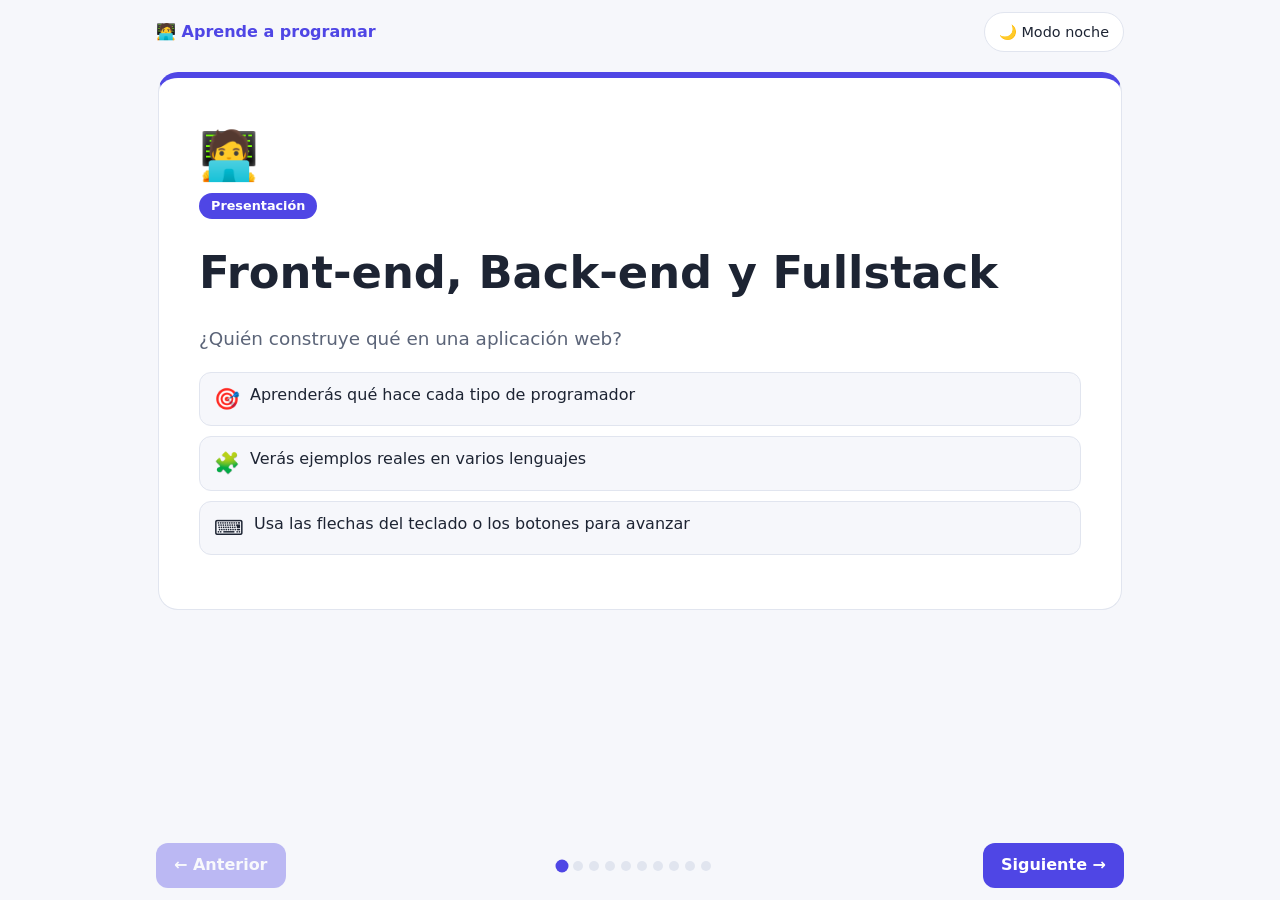
<file: Front-end, Back-end y Fullstack/Front-end, Back-end y Fullstack.html>
<!DOCTYPE html>
<html lang="es">
<head>
<meta charset="utf-8">
<meta name="viewport" content="width=device-width, initial-scale=1, viewport-fit=cover">
<title>Front-end, Back-end y Fullstack</title>
<style>
:root{--bg:#f6f7fb;--card:#fff;--text:#1d2433;--muted:#5b6478;--accent:#4f46e5;--accent2:#0ea5e9;--border:#e1e5ef;--code-bg:#0f172a;--code-text:#e2e8f0;--front:#ec4899;--back:#10b981;--full:#f59e0b;
box-sizing:border-box;padding-top:env(safe-area-inset-top,0px);padding-bottom:env(safe-area-inset-bottom,0px);color-scheme:light}
@media (prefers-color-scheme:dark){:root:not([data-theme="light"]){--bg:#0b1020;--card:#151b2e;--text:#eef1f8;--muted:#a3adc4;--accent:#818cf8;--accent2:#38bdf8;--border:#263049;--code-bg:#070b16;--code-text:#e2e8f0;color-scheme:dark}}
:root[data-theme="dark"]{--bg:#0b1020;--card:#151b2e;--text:#eef1f8;--muted:#a3adc4;--accent:#818cf8;--accent2:#38bdf8;--border:#263049;--code-bg:#070b16;--code-text:#e2e8f0;color-scheme:dark}
html{scroll-padding-top:env(safe-area-inset-top,0px)}
*{box-sizing:border-box}
html,body{height:100%;margin:0}
body{background:var(--bg);color:var(--text);font-family:system-ui,-apple-system,"Segoe UI",Roboto,sans-serif;line-height:1.55;transition:background .3s,color .3s}
.app{height:100%;display:flex;flex-direction:column;max-width:1000px;margin:0 auto;padding:0 16px}
header,footer{display:flex;align-items:center;justify-content:space-between;gap:12px;padding:12px 0}
.brand{font-weight:700;color:var(--accent)}
button{font:inherit;cursor:pointer;color:inherit}
.icon-btn{background:var(--card);border:1px solid var(--border);border-radius:999px;padding:8px 14px;font-size:.9rem}
.icon-btn:hover{border-color:var(--accent)}
main{flex:1;overflow-y:auto;padding:8px 2px 16px}
.slide{background:var(--card);border:1px solid var(--border);border-radius:20px;padding:clamp(18px,4vw,40px);animation:in .35s ease;border-top:6px solid var(--c,var(--accent))}
@keyframes in{from{opacity:0;transform:translateY(10px)}to{opacity:1;transform:none}}
.tag{display:inline-block;font-size:.8rem;font-weight:700;color:#fff;background:var(--c,var(--accent));padding:3px 12px;border-radius:999px;margin-bottom:10px}
h1{font-size:clamp(1.7rem,5vw,2.8rem);margin:.2em 0}
h2{font-size:clamp(1.4rem,4vw,2.1rem);margin:.1em 0 .4em}
.icon{font-size:3rem}
.sub{color:var(--muted);font-size:1.15rem}
.analogy{background:color-mix(in srgb,var(--c,var(--accent)) 12%,transparent);border-left:4px solid var(--c,var(--accent));padding:12px 16px;border-radius:10px;margin:14px 0}
ul.points{list-style:none;padding:0;margin:14px 0;display:grid;gap:10px}
ul.points li{background:var(--bg);border:1px solid var(--border);border-radius:12px;padding:10px 14px;display:flex;gap:10px}
ul.points li span:first-child{font-size:1.3rem}
.tabs{display:flex;flex-wrap:wrap;gap:8px;margin:12px 0 0}
.tab{background:var(--bg);border:1px solid var(--border);border-radius:10px 10px 0 0;padding:7px 14px;font-weight:600;font-size:.9rem}
.tab.on{background:var(--code-bg);color:var(--code-text);border-color:var(--code-bg)}
pre{margin:0;background:var(--code-bg);color:var(--code-text);padding:16px;border-radius:0 12px 12px 12px;overflow-x:auto;font:.9rem/1.5 ui-monospace,Menlo,Consolas,monospace}
.note{margin-top:10px;color:var(--muted)}
.tablewrap{overflow-x:auto;margin-top:12px}
table{border-collapse:collapse;width:100%;min-width:560px}
th,td{border:1px solid var(--border);padding:10px 12px;text-align:left;vertical-align:top}
th{background:var(--bg)}
th.f{color:var(--front)}th.b{color:var(--back)}th.s{color:var(--full)}
.nav{display:flex;gap:8px}
.nav button{background:var(--accent);color:#fff;border:0;border-radius:12px;padding:10px 18px;font-weight:600}
.nav button:disabled{opacity:.35;cursor:default}
.dots{display:flex;gap:6px;flex-wrap:wrap;justify-content:center}
.dot{width:10px;height:10px;border-radius:50%;border:0;padding:0;background:var(--border)}
.dot.on{background:var(--accent);transform:scale(1.3)}
@media (max-width:560px){.dots{display:none}footer{justify-content:space-between}}
</style>
</head>
<body>
<div class="app">
  <header><span class="brand">🧑‍💻 Aprende a programar</span><button class="icon-btn" id="theme" aria-label="Cambiar modo diurno o nocturno">🌙 Modo noche</button></header>
  <main id="stage" aria-live="polite"></main>
  <footer>
    <div class="nav"><button id="prev">← Anterior</button></div>
    <div class="dots" id="dots"></div>
    <div class="nav"><button id="next">Siguiente →</button></div>
  </footer>
</div>

<script type="application/json" id="data">
{
 "slides":[
  {"icon":"🧑‍💻","tag":"Presentación","title":"Front-end, Back-end y Fullstack","sub":"¿Quién construye qué en una aplicación web?","points":[["🎯","Aprenderás qué hace cada tipo de programador"],["🧩","Verás ejemplos reales en varios lenguajes"],["⌨️","Usa las flechas del teclado o los botones para avanzar"]]},
  {"icon":"🍽️","tag":"Para empezar","title":"Una app web es como un restaurante","analogy":"Imagina que pides comida: tú ves el comedor y el menú, pero alguien trabaja en la cocina sin que lo veas.","points":[["🪑","Front-end = el comedor: lo que ves y tocas (menú, mesas, decoración)"],["👨‍🍳","Back-end = la cocina: prepara todo lo que no ves (pedidos, recetas, despensa)"],["🧑‍🍳","Fullstack = alguien que sabe atender en sala y también cocinar"]]},
  {"color":"--front","icon":"🎨","tag":"Front-end","title":"¿Qué es un programador front-end?","text":"Es quien construye la parte visible de una web o app: todo lo que el usuario ve, toca y usa en su navegador o móvil.","analogy":"Es el diseñador y decorador del comedor: hace que sea bonito, cómodo y fácil de usar.","points":[["🖱️","Botones, menús, formularios y animaciones"],["📱","Que la página se vea bien en móvil, tablet y ordenador"],["♿","Que cualquier persona pueda usarla (accesibilidad)"],["🛠️","Herramientas: HTML, CSS, JavaScript, TypeScript, React, Vue"]]},
  {"color":"--front","icon":"💡","tag":"Front-end · Ejemplos","title":"Código front-end: estructura, estilo y acción","code":[
    {"lang":"HTML","note":"HTML es el esqueleto: define qué hay en la página (títulos, botones, textos).","code":"<h1>Mi tienda</h1>\n<button id=\"comprar\">Comprar</button>"},
    {"lang":"CSS","note":"CSS es la ropa: define colores, tamaños y posiciones.","code":"button {\n  background: green;\n  color: white;\n  border-radius: 8px;\n}"},
    {"lang":"JavaScript","note":"JavaScript es el movimiento: hace que la página reaccione a lo que haces.","code":"const boton = document.getElementById(\"comprar\");\nboton.addEventListener(\"click\", () => {\n  alert(\"¡Gracias por tu compra!\");\n});"},
    {"lang":"TypeScript","note":"TypeScript es JavaScript con tipos: ayuda a detectar errores antes de ejecutar.","code":"function sumar(a: number, b: number): number {\n  return a + b;\n}\nconsole.log(sumar(2, 3)); // 5"}]},
  {"color":"--back","icon":"⚙️","tag":"Back-end","title":"¿Qué es un programador back-end?","text":"Es quien construye la parte invisible: el servidor, la lógica y la base de datos que hacen funcionar la aplicación.","analogy":"Es el chef de la cocina: recibe los pedidos, prepara todo y lo envía a la mesa correcta.","points":[["🗄️","Guarda y consulta datos en bases de datos"],["🔐","Gestiona usuarios, contraseñas y seguridad"],["🔌","Crea APIs: puertas por las que el front-end pide información"],["🛠️","Lenguajes: Python, JavaScript (Node.js), Java, PHP, C#, Go"]]},
  {"color":"--back","icon":"🧪","tag":"Back-end · Ejemplos","title":"El mismo servidor en distintos lenguajes","code":[
    {"lang":"Python","note":"Python (con Flask) es muy legible, ideal para empezar.","code":"from flask import Flask\napp = Flask(__name__)\n\n@app.route(\"/saludo\")\ndef saludo():\n    return {\"mensaje\": \"¡Hola desde Python!\"}"},
    {"lang":"Node.js","note":"Node.js permite usar JavaScript también en el servidor.","code":"const express = require(\"express\");\nconst app = express();\n\napp.get(\"/saludo\", (req, res) => {\n  res.json({ mensaje: \"¡Hola desde Node.js!\" });\n});\napp.listen(3000);"},
    {"lang":"PHP","note":"PHP es muy usado en la web (por ejemplo, WordPress).","code":"<?php\nheader(\"Content-Type: application/json\");\necho json_encode([\"mensaje\" => \"¡Hola desde PHP!\"]);"},
    {"lang":"Java","note":"Java (con Spring) es muy común en grandes empresas.","code":"@RestController\npublic class SaludoController {\n  @GetMapping(\"/saludo\")\n  public String saludo() {\n    return \"¡Hola desde Java!\";\n  }\n}"},
    {"lang":"SQL","note":"SQL es el lenguaje para hablar con las bases de datos.","code":"SELECT nombre, precio\nFROM productos\nWHERE precio < 20\nORDER BY precio ASC;"}]},
  {"color":"--full","icon":"🧑‍🍳","tag":"Fullstack","title":"¿Qué es un programador fullstack?","text":"Es quien domina el front-end y el back-end: puede construir una aplicación completa, de la pantalla a la base de datos.","analogy":"Es quien atiende en sala y también cocina: entiende todo el recorrido del pedido.","points":[["🔄","Conecta lo que el usuario ve con los datos del servidor"],["🚀","Puede crear un proyecto entero por sí mismo"],["📚","Conoce un poco de todo, aunque suele tener una parte más fuerte"],["🛠️","Ejemplo de stack: React + Node.js + PostgreSQL"]]},
  {"color":"--full","icon":"🔗","tag":"Fullstack · Ejemplo","title":"Un flujo completo: pedir y mostrar productos","text":"Pulsa en cada pestaña para seguir el viaje de los datos: el navegador los pide, el servidor responde y la base de datos los guarda.","code":[
    {"lang":"1 · Front (JavaScript)","note":"El navegador pide los productos al servidor y los muestra.","code":"async function cargar() {\n  const resp = await fetch(\"/api/productos\");\n  const productos = await resp.json();\n  productos.forEach(p => {\n    document.body.innerHTML += `<p>${p.nombre}</p>`;\n  });\n}\ncargar();"},
    {"lang":"2 · Back (Python)","note":"El servidor recibe la petición, consulta la base de datos y responde.","code":"@app.route(\"/api/productos\")\ndef productos():\n    filas = db.execute(\"SELECT nombre FROM productos\")\n    return jsonify([{\"nombre\": f[0]} for f in filas])"},
    {"lang":"3 · Datos (SQL)","note":"La base de datos guarda la información de forma ordenada.","code":"CREATE TABLE productos (\n  id INTEGER PRIMARY KEY,\n  nombre TEXT,\n  precio REAL\n);\nINSERT INTO productos (nombre, precio)\nVALUES (\"Camiseta\", 15.5);"}]},
  {"icon":"⚖️","tag":"Comparación","title":"Las tres figuras de un vistazo","table":{"head":["","Front-end","Back-end","Fullstack"],"rows":[["¿Qué hace?","Construye lo que el usuario ve","Construye la lógica y los datos","Hace las dos cosas"],["¿Dónde se ejecuta?","En el navegador o el móvil","En el servidor","En ambos sitios"],["Lenguajes típicos","HTML, CSS, JavaScript, TypeScript","Python, Java, PHP, Node.js, SQL","Los de las dos columnas"],["Pregunta clave","¿Es bonito y fácil de usar?","¿Funciona, es rápido y seguro?","¿Todo encaja de principio a fin?"],["Metáfora","El comedor","La cocina","Sala y cocina"]]}},
  {"icon":"🏁","tag":"Resumen","title":"¿Con qué te quedas?","points":[["🎨","Front-end: lo que se ve y se toca"],["⚙️","Back-end: lo que se esconde y trabaja por detrás"],["🧑‍🍳","Fullstack: ambas partes juntas"],["🌱","Consejo: empieza con HTML, CSS y JavaScript; cuando te sientas cómodo, prueba Python o Node.js"]],"analogy":"No hay un camino mejor que otro. Elige el que más te divierta, ¡y sigue practicando!"}
 ]
}
</script>

<script>
const DATA = JSON.parse(document.getElementById("data").textContent);
const slides = DATA.slides;
const stage = document.getElementById("stage");
const dots = document.getElementById("dots");
const prev = document.getElementById("prev");
const next = document.getElementById("next");
const themeBtn = document.getElementById("theme");
let cur = 0;

function el(tag, cls, text) {
  const e = document.createElement(tag);
  if (cls) e.className = cls;
  if (text !== undefined) e.textContent = text;
  return e;
}

function buildCode(codes) {
  const box = el("div");
  const tabs = el("div", "tabs");
  const pre = el("pre");
  const note = el("p", "note");
  const buttons = codes.map((c, i) => {
    const b = el("button", "tab", c.lang);
    b.onclick = () => show(i);
    tabs.appendChild(b);
    return b;
  });
  function show(i) {
    buttons.forEach((b, j) => b.classList.toggle("on", i === j));
    pre.textContent = codes[i].code;
    note.textContent = "💬 " + codes[i].note;
  }
  box.append(tabs, pre, note);
  show(0);
  return box;
}

function buildTable(t) {
  const wrap = el("div", "tablewrap");
  const table = el("table");
  const tr = el("tr");
  const cls = ["", "f", "b", "s"];
  t.head.forEach((h, i) => tr.appendChild(el("th", cls[i], h)));
  table.appendChild(tr);
  t.rows.forEach(r => {
    const row = el("tr");
    r.forEach((c, i) => row.appendChild(i === 0 ? el("th", "", c) : el("td", "", c)));
    table.appendChild(row);
  });
  wrap.appendChild(table);
  return wrap;
}

function render() {
  const s = slides[cur];
  const sl = el("section", "slide");
  if (s.color) sl.style.setProperty("--c", "var(" + s.color + ")");
  if (s.icon) sl.appendChild(el("div", "icon", s.icon));
  if (s.tag) sl.appendChild(el("div", "tag", s.tag));
  sl.appendChild(el(cur === 0 ? "h1" : "h2", "", s.title));
  if (s.sub) sl.appendChild(el("p", "sub", s.sub));
  if (s.text) sl.appendChild(el("p", "", s.text));
  if (s.analogy) sl.appendChild(el("div", "analogy", "🍽️ " + s.analogy));
  if (s.points) {
    const ul = el("ul", "points");
    s.points.forEach(p => {
      const li = el("li");
      li.append(el("span", "", p[0]), el("span", "", p[1]));
      ul.appendChild(li);
    });
    sl.appendChild(ul);
  }
  if (s.code) sl.appendChild(buildCode(s.code));
  if (s.table) sl.appendChild(buildTable(s.table));
  stage.replaceChildren(sl);
  stage.scrollTop = 0;
  prev.disabled = cur === 0;
  next.disabled = cur === slides.length - 1;
  [...dots.children].forEach((d, i) => d.classList.toggle("on", i === cur));
  try { history.replaceState(null, "", "#s" + (cur + 1)); } catch (e) {}
}

function go(i) {
  cur = Math.max(0, Math.min(slides.length - 1, i));
  render();
}

slides.forEach((s, i) => {
  const d = el("button", "dot");
  d.setAttribute("aria-label", "Ir a la diapositiva " + (i + 1));
  d.onclick = () => go(i);
  dots.appendChild(d);
});
prev.onclick = () => go(cur - 1);
next.onclick = () => go(cur + 1);
document.addEventListener("keydown", e => {
  if (e.key === "ArrowRight" || e.key === "PageDown") go(cur + 1);
  if (e.key === "ArrowLeft" || e.key === "PageUp") go(cur - 1);
});
let sx = null;
stage.addEventListener("touchstart", e => { sx = e.touches[0].clientX; }, { passive: true });
stage.addEventListener("touchend", e => {
  if (sx === null) return;
  const dx = e.changedTouches[0].clientX - sx;
  if (Math.abs(dx) > 70) go(cur + (dx < 0 ? 1 : -1));
  sx = null;
});

/* Tema día / noche */
const root = document.documentElement;
function isDark() {
  const t = root.getAttribute("data-theme");
  return t ? t === "dark" : matchMedia("(prefers-color-scheme: dark)").matches;
}
function paintBtn() {
  themeBtn.textContent = isDark() ? "☀️ Modo día" : "🌙 Modo noche";
}
try {
  const saved = localStorage.getItem("tema");
  if (saved === "dark" || saved === "light") root.setAttribute("data-theme", saved);
} catch (e) {}
themeBtn.onclick = () => {
  const t = isDark() ? "light" : "dark";
  root.setAttribute("data-theme", t);
  try { localStorage.setItem("tema", t); } catch (e) {}
  paintBtn();
};
paintBtn();

const m = /^#s(\d+)$/.exec(location.hash);
go(m ? Number(m[1]) - 1 : 0);
</script>
</body>
</html>
</file>
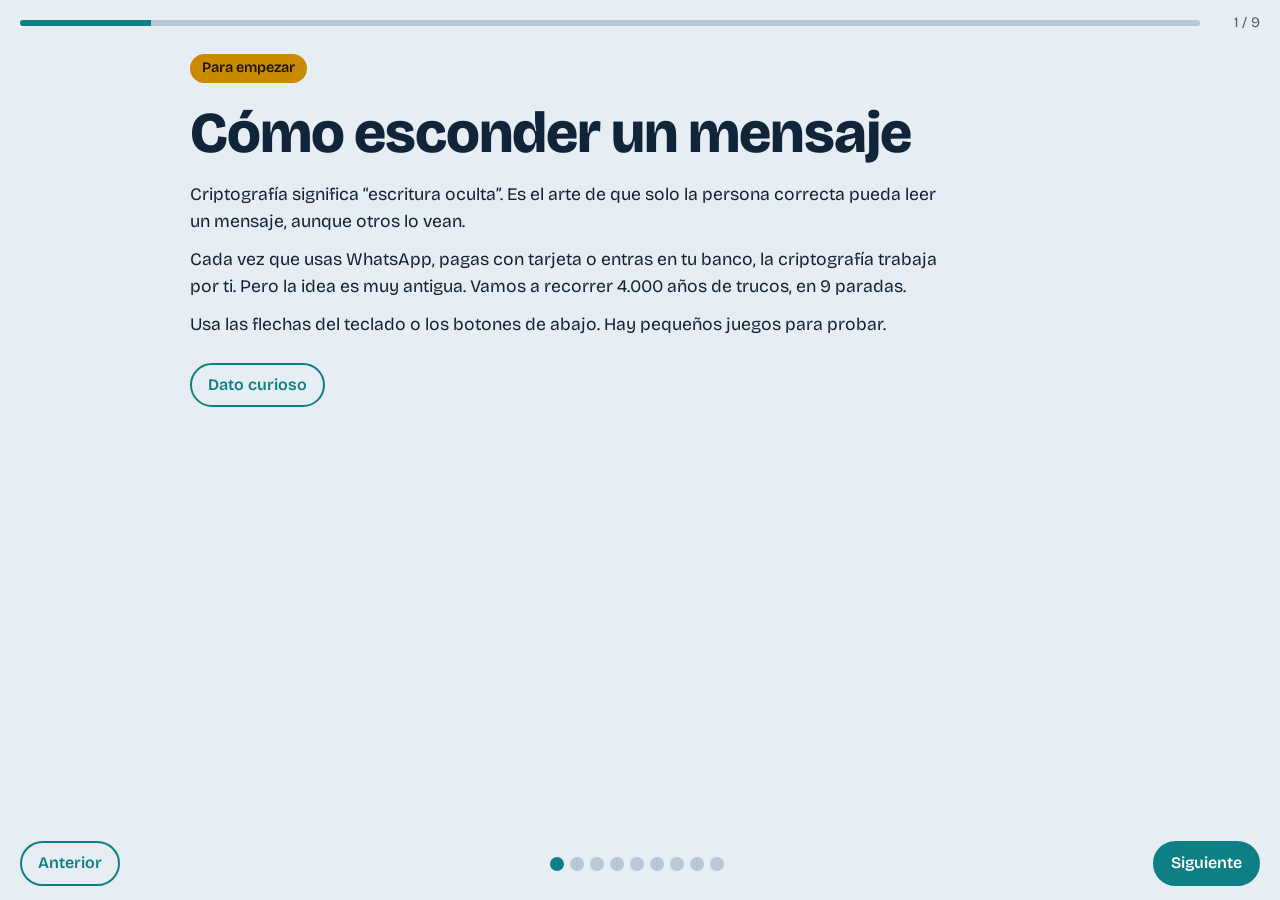
<file: Historia de la criptografía/Historia de la criptografía.html>
<!DOCTYPE html>
<html lang="es">
<head>
<meta charset="utf-8">
<meta name="viewport" content="width=device-width, initial-scale=1, viewport-fit=cover">
<title>Historia de la criptografía</title>
<link rel="stylesheet" href="https://fonts.googleapis.com/css2?family=Bricolage+Grotesque:wght@400;600;800&display=swap">
<style>
:root{--bg:#e6edf3;--surface:#fff;--ink:#10243a;--muted:#4b6177;--accent:#0f7f86;--amber:#c98a00;--line:#b9c8d6;
box-sizing:border-box;padding-top:env(safe-area-inset-top,0px);padding-bottom:env(safe-area-inset-bottom,0px)}
@media (prefers-color-scheme:dark){:root:not([data-theme="light"]){--bg:#0e1b2a;--surface:#16293d;--ink:#e6eef6;--muted:#9db3c7;--accent:#4cc3c9;--amber:#f0b429;--line:#2d4560}}
:root[data-theme="dark"]{--bg:#0e1b2a;--surface:#16293d;--ink:#e6eef6;--muted:#9db3c7;--accent:#4cc3c9;--amber:#f0b429;--line:#2d4560}
*{box-sizing:border-box}
html,body{margin:0;height:100%}
body{background:var(--bg);color:var(--ink);font-family:"Bricolage Grotesque",system-ui,sans-serif;display:flex;flex-direction:column;line-height:1.55}
header{display:flex;align-items:center;gap:12px;padding:12px 20px}
.bar{flex:1;height:6px;background:var(--line);border-radius:3px;overflow:hidden}
.bar i{display:block;height:100%;width:0;background:var(--accent);transition:width .35s}
.count{font-size:.9rem;color:var(--muted);min-width:48px;text-align:right}
main{flex:1;overflow-y:auto;padding:8px 20px 20px}
.slide{max-width:900px;margin:0 auto}
.era{display:inline-block;background:var(--amber);color:#1b1400;font-weight:600;padding:3px 12px;border-radius:99px;font-size:.9rem}
h1{font-size:clamp(2rem,6vw,3.6rem);line-height:1.05;margin:.35em 0 .3em;font-weight:800;letter-spacing:-.02em}
p{font-size:1.1rem;max-width:68ch;margin:.6em 0}
.panel{background:var(--surface);border:2px solid var(--line);border-radius:14px;padding:16px;margin-top:16px}
.panel h3{margin:0 0 8px;font-size:1.05rem}
label{display:block;font-size:.95rem;color:var(--muted);margin-top:8px}
input[type=text],textarea{width:100%;font:inherit;font-size:1.05rem;padding:8px 10px;border:2px solid var(--line);border-radius:8px;background:var(--bg);color:var(--ink)}
input[type=range]{width:100%;accent-color:var(--accent)}
.out{font-family:ui-monospace,Menlo,monospace;font-size:1.15rem;background:var(--bg);border-radius:8px;padding:10px;margin-top:8px;word-break:break-word;letter-spacing:.06em;min-height:2.6em}
button{font:inherit;font-weight:600;border:2px solid var(--accent);background:var(--accent);color:#fff;padding:8px 16px;border-radius:99px;cursor:pointer}
button.ghost{background:transparent;color:var(--accent)}
button:focus-visible,input:focus-visible,textarea:focus-visible{outline:3px solid var(--amber);outline-offset:2px}
.fact{display:none;margin-top:12px;border-left:5px solid var(--amber);padding:6px 12px;background:var(--surface);border-radius:0 8px 8px 0}
.fact.open{display:block}
table.grid{border-collapse:collapse;margin-top:8px}
.grid td{border:1px solid var(--line);width:34px;height:34px;text-align:center;font-family:ui-monospace,monospace;font-weight:600}
.scroll{overflow-x:auto}
.bars{display:flex;align-items:flex-end;gap:3px;height:120px;margin-top:8px}
.bars div{flex:1;background:var(--accent);border-radius:3px 3px 0 0;position:relative;min-height:2px}
.bars div.top{background:var(--amber)}
.bars span{position:absolute;bottom:-18px;left:0;right:0;text-align:center;font-size:.7rem;color:var(--muted)}
.row{display:flex;gap:16px;flex-wrap:wrap}.row>*{flex:1;min-width:200px}
.big{font-size:1.6rem;font-weight:800;color:var(--accent)}
.tag{display:inline-block;border:2px solid var(--line);border-radius:8px;padding:2px 10px;margin:2px;font-family:ui-monospace,monospace}
nav{display:flex;align-items:center;justify-content:space-between;gap:10px;padding:10px 20px 14px}
.dots{display:flex;gap:6px;flex-wrap:wrap;justify-content:center}
.dots button{width:14px;height:14px;padding:0;border-radius:50%;background:var(--line);border:0}
.dots button.on{background:var(--accent)}
@media (prefers-reduced-motion:reduce){*{transition:none!important}}
</style>
</head>
<body>
<header><div class="bar"><i id="prog"></i></div><div class="count" id="count"></div></header>
<main id="main"></main>
<nav>
<button class="ghost" id="prev">Anterior</button>
<div class="dots" id="dots"></div>
<button id="next">Siguiente</button>
</nav>

<script type="application/json" id="datos">
{
 "titulo":"Historia de la criptografía",
 "diapositivas":[
  {"id":"intro","tipo":"info","epoca":"Para empezar","titulo":"Cómo esconder un mensaje","texto":["Criptografía significa “escritura oculta”. Es el arte de que solo la persona correcta pueda leer un mensaje, aunque otros lo vean.","Cada vez que usas WhatsApp, pagas con tarjeta o entras en tu banco, la criptografía trabaja por ti. Pero la idea es muy antigua. Vamos a recorrer 4.000 años de trucos, en 9 paradas.","Usa las flechas del teclado o los botones de abajo. Hay pequeños juegos para probar."],"dato":"Cifrar es esconder el significado del mensaje. Descifrar es recuperarlo. Romper un código sin la clave se llama criptoanálisis."},
  {"id":"egipto","tipo":"info","epoca":"Hacia 1900 a. C.","titulo":"Egipto: los primeros signos raros","texto":["En la tumba de un noble egipcio, un escriba usó jeroglíficos modificados a propósito. No eran un secreto militar: probablemente buscaba dar un aire misterioso y solemne.","Es el primer caso conocido de escritura alterada con intención. Todavía no era un sistema, pero ya estaba la idea: cambiar los símbolos para que no todo el mundo entienda."],"dato":"Los jeroglíficos normales tampoco los entendía casi nadie: solo sabían leer unas pocas personas."},
  {"id":"escitala","tipo":"escitala","epoca":"Hacia 500 a. C.","titulo":"Esparta: la escítala","texto":["Los generales espartanos enrollaban una tira de cuero en un palo de grosor concreto y escribían a lo largo. Al desenrollarla, las letras quedaban mezcladas.","Solo quien tenía un palo del mismo grosor podía leerla. Esto es un cifrado por transposición: las letras son las mismas, pero cambian de sitio."],"dato":"El grosor del palo era la clave. Aquí lo representa el número de filas."},
  {"id":"cesar","tipo":"cesar","epoca":"Hacia 50 a. C.","titulo":"Julio César: mover el alfabeto","texto":["César escribía a sus generales cambiando cada letra por la que está unos pasos más adelante en el alfabeto. Con 3 pasos, la A pasa a ser D.","Es un cifrado por sustitución: las letras cambian, pero se quedan en su sitio. Prueba a mover el control y mira cómo cambia el mensaje."],"dato":"Según el historiador Suetonio, César usaba justo un desplazamiento de 3. Hoy se rompe en segundos, pero entonces casi nadie sabía leer."},
  {"id":"alkindi","tipo":"frecuencias","epoca":"Hacia 850","titulo":"Al-Kindi: el primer rompecódigos","texto":["El sabio árabe Al-Kindi descubrió algo genial: en cualquier idioma, unas letras se usan mucho más que otras. En español, la E es la reina.","Si en un mensaje cifrado una letra aparece muchísimo, probablemente es la E disfrazada. Así se rompe un cifrado de César sin conocer la clave. Pulsa el botón y compruébalo."],"dato":"Nació el análisis de frecuencias, la primera gran herramienta del criptoanálisis. Durante siglos fue el terror de los cifrados simples."},
  {"id":"vigenere","tipo":"vigenere","epoca":"1553","titulo":"Vigenère: una clave que cambia","texto":["Para frenar el análisis de frecuencias, se inventó usar una palabra clave. Cada letra del mensaje se mueve una cantidad distinta, según la letra de la clave.","Así la misma letra se cifra de formas diferentes y las frecuencias se mezclan. Durante unos 300 años se llamó “el cifrado indescifrable”."],"dato":"Charles Babbage y Friedrich Kasiski lo rompieron en el siglo XIX buscando patrones repetidos en la clave."},
  {"id":"enigma","tipo":"info","epoca":"1930 – 1945","titulo":"Enigma: la máquina de la guerra","texto":["Alemania cifraba sus mensajes con Enigma, una máquina con rotores que giraban con cada tecla. Cada letra se cifraba distinto, y el número de combinaciones era astronómico: unos 159 trillones.","Matemáticos polacos y después Alan Turing y su equipo en Bletchley Park construyeron máquinas para probar claves a gran velocidad. Descifrar Enigma ayudó a acortar la guerra y dio origen a la informática moderna."],"dato":"Los alemanes cometían fallos humanos: mensajes siempre terminados en la misma fórmula. Esas rutinas fueron la grieta por donde entraron los aliados."},
  {"id":"clavepublica","tipo":"dh","epoca":"1976","titulo":"La gran idea: claves públicas","texto":["Hasta entonces había un problema: para usar un secreto, ambos debían conocer antes la clave. Pero ¿cómo se la pasas sin que nadie la vea?","Diffie y Hellman encontraron la solución: unas operaciones fáciles en un sentido y casi imposibles de deshacer. Cada persona elige un número secreto, publican un resultado y llegan a la misma clave sin enviarla jamás. Pruébalo con números pequeños."],"dato":"Un año después nació RSA, que permite que cualquiera te envíe un mensaje cerrado que solo tú puedes abrir. Así funciona el candado de las webs seguras."},
  {"id":"hoy","tipo":"info","epoca":"Hoy y mañana","titulo":"Criptografía en tu vida diaria","texto":["Cuando ves el candado en el navegador, tu móvil y el servidor hacen un truco como el de Diffie-Hellman y luego cifran todo con una clave compartida. Lo mismo ocurre en mensajería, pagos y bitcoin.","La amenaza del futuro son los ordenadores cuánticos, que podrían romper parte de la criptografía actual. Ya se diseñan algoritmos “poscuánticos” para estar preparados."],"dato":"La lección de 4.000 años: todo cifrado parece seguro hasta que alguien encuentra su punto débil. Por eso los buenos sistemas son públicos y se someten a ataques abiertos."}
 ]
}
</script>

<script>
const D = JSON.parse(document.getElementById('datos').textContent);
const S = D.diapositivas, A = 'ABCDEFGHIJKLMNOPQRSTUVWXYZ';
const clean = s => s.normalize('NFD').replace(/[\u0300-\u036f]/g,'').toUpperCase();
const $ = (r, q) => r.querySelector(q);
const shift = (s, n) => clean(s).replace(/[A-Z]/g, c => A[(A.indexOf(c) + n % 26 + 26) % 26]);
let cur = 0;

const widgets = {
 escitala(r){
  r.innerHTML = `<div class="panel"><h3>Prueba la escítala</h3>
  <label for="t">Mensaje</label><input type="text" id="t" value="Ataca al amanecer">
  <label for="n">Filas del palo: <b id="nv">3</b></label><input type="range" id="n" min="2" max="6" value="3">
  <div class="scroll"><table class="grid" id="g"></table></div>
  <p style="margin:8px 0 0">Mensaje que lee quien no tiene el palo:</p><div class="out" id="o"></div></div>`;
  const run = () => {
   const n = +$(r,'#n').value; $(r,'#nv').textContent = n;
   let t = clean($(r,'#t').value).replace(/[^A-Z]/g,'');
   const w = Math.max(1, Math.ceil(t.length / n)); t = t.padEnd(w * n, 'X');
   let h = '', o = '';
   for (let i = 0; i < n; i++){ h += '<tr>'; for (let j = 0; j < w; j++) h += `<td>${t[i*w+j]}</td>`; h += '</tr>'; }
   for (let j = 0; j < w; j++) for (let i = 0; i < n; i++) o += t[i*w+j];
   $(r,'#g').innerHTML = h; $(r,'#o').textContent = o;
  };
  r.addEventListener('input', run); run();
 },
 cesar(r){
  r.innerHTML = `<div class="panel"><h3>Cifra como César</h3>
  <label for="t">Mensaje</label><input type="text" id="t" value="Veni vidi vici">
  <label for="n">Pasos: <b id="nv">3</b></label><input type="range" id="n" min="0" max="25" value="3">
  <p style="margin:8px 0 0" id="eq"></p><div class="out" id="o"></div></div>`;
  const run = () => {
   const n = +$(r,'#n').value; $(r,'#nv').textContent = n;
   $(r,'#o').textContent = shift($(r,'#t').value, n);
   $(r,'#eq').textContent = `Con ${n} pasos, la A se convierte en ${A[n]} y la B en ${A[(n+1)%26]}.`;
  };
  r.addEventListener('input', run); run();
 },
 frecuencias(r){
  const secreto = shift('Los espias de la ciudad enviaban mensajes secretos que nadie podia leer sin conocer la clave. Pero la escritura esconde habitos y las letras mas comunes delatan el secreto', 7);
  r.innerHTML = `<div class="panel"><h3>Mensaje interceptado</h3><div class="out" id="c"></div>
  <p style="margin:8px 0 0">Frecuencia de cada letra (la más repetida en naranja):</p>
  <div class="bars" id="b"></div><div style="height:22px"></div>
  <button id="go">Suponer que la más común es la E</button> <button class="ghost" id="rs">Reiniciar</button>
  <div class="out" id="d" style="margin-top:12px">Pulsa el botón para intentar descifrarlo.</div></div>`;
  const cnt = {}; A.split('').forEach(l => cnt[l] = 0);
  secreto.replace(/[A-Z]/g, c => cnt[c]++);
  const max = Math.max(...Object.values(cnt)), top = A[Object.values(cnt).indexOf(max)];
  $(r,'#c').textContent = secreto;
  $(r,'#b').innerHTML = A.split('').map(l => `<div class="${l===top?'top':''}" style="height:${cnt[l]/max*100}%"><span>${l}</span></div>`).join('');
  $(r,'#go').onclick = () => {
   const k = (A.indexOf(top) - 4 + 26) % 26;
   $(r,'#d').textContent = shift(secreto, -k);
  };
  $(r,'#rs').onclick = () => $(r,'#d').textContent = 'Pulsa el botón para intentar descifrarlo.';
 },
 vigenere(r){
  r.innerHTML = `<div class="panel"><h3>Cifra con una palabra clave</h3>
  <label for="t">Mensaje</label><input type="text" id="t" value="Aaaaaaaa">
  <label for="k">Clave (solo letras)</label><input type="text" id="k" value="sol">
  <div class="out" id="o"></div>
  <p style="margin:8px 0 0">Prueba a escribir muchas “A” seguidas: salen letras distintas, no se repite la misma.</p></div>`;
  const run = () => {
   const k = clean($(r,'#k').value).replace(/[^A-Z]/g,'') || 'A'; let i = 0;
   $(r,'#o').textContent = clean($(r,'#t').value).replace(/[A-Z]/g, c => A[(A.indexOf(c) + A.indexOf(k[i++ % k.length])) % 26]);
  };
  r.addEventListener('input', run); run();
 },
 dh(r){
  r.innerHTML = `<div class="panel"><h3>Dos personas, un secreto compartido</h3>
  <p style="margin:0">Números públicos que todo el mundo ve: <span class="tag">p = 23</span><span class="tag">g = 5</span></p>
  <div class="row"><div><label for="a">Secreto de Ana: <b id="av">6</b></label><input type="range" id="a" min="1" max="15" value="6"><div>Ana publica: <span class="big" id="A"></span></div></div>
  <div><label for="b">Secreto de Beto: <b id="bv">15</b></label><input type="range" id="b" min="1" max="15" value="15"><div>Beto publica: <span class="big" id="B"></span></div></div></div>
  <p>Ana calcula: <b id="sa" class="big"></b> &nbsp; Beto calcula: <b id="sb" class="big"></b></p>
  <p id="msg" style="margin:0"></p></div>`;
  const pw = (g, e, p) => { let r = 1; for (let i = 0; i < e; i++) r = r * g % p; return r; };
  const run = () => {
   const a = +$(r,'#a').value, b = +$(r,'#b').value;
   $(r,'#av').textContent = a; $(r,'#bv').textContent = b;
   const PA = pw(5,a,23), PB = pw(5,b,23), sa = pw(PB,a,23), sb = pw(PA,b,23);
   $(r,'#A').textContent = PA; $(r,'#B').textContent = PB;
   $(r,'#sa').textContent = sa; $(r,'#sb').textContent = sb;
   $(r,'#msg').textContent = `Los dos obtienen ${sa} sin haberlo enviado nunca. Un espía solo ve 23, 5, ${PA} y ${PB}. Con números gigantes, deducir el secreto es casi imposible.`;
  };
  r.addEventListener('input', run); run();
 }
};

function show(i){
 cur = Math.max(0, Math.min(S.length - 1, i));
 const s = S[cur], m = document.getElementById('main');
 m.innerHTML = `<section class="slide"><span class="era">${s.epoca}</span><h1>${s.titulo}</h1>
 ${s.texto.map(t => `<p>${t}</p>`).join('')}<div id="w"></div>
 <button class="ghost" id="fb" style="margin-top:14px" aria-expanded="false">Dato curioso</button>
 <div class="fact" id="f">${s.dato}</div></section>`;
 m.scrollTop = 0;
 if (widgets[s.tipo]) widgets[s.tipo](document.getElementById('w'));
 document.getElementById('fb').onclick = e => {
  const f = document.getElementById('f'); const o = f.classList.toggle('open');
  e.target.setAttribute('aria-expanded', o);
 };
 document.getElementById('prog').style.width = ((cur + 1) / S.length * 100) + '%';
 document.getElementById('count').textContent = (cur + 1) + ' / ' + S.length;
 document.querySelectorAll('.dots button').forEach((b, j) => b.classList.toggle('on', j === cur));
 document.getElementById('prev').disabled = cur === 0;
 document.getElementById('next').textContent = cur === S.length - 1 ? 'Volver al inicio' : 'Siguiente';
}
document.getElementById('dots').innerHTML = S.map((s, i) => `<button aria-label="Ir a: ${s.titulo}"></button>`).join('');
document.querySelectorAll('.dots button').forEach((b, i) => b.onclick = () => show(i));
document.getElementById('prev').onclick = () => show(cur - 1);
document.getElementById('next').onclick = () => show(cur === S.length - 1 ? 0 : cur + 1);
document.addEventListener('keydown', e => {
 if (/INPUT|TEXTAREA/.test(e.target.tagName)) return;
 if (e.key === 'ArrowRight') show(cur + 1);
 if (e.key === 'ArrowLeft') show(cur - 1);
});
show(0);
</script>
</body>
</html>
</file>
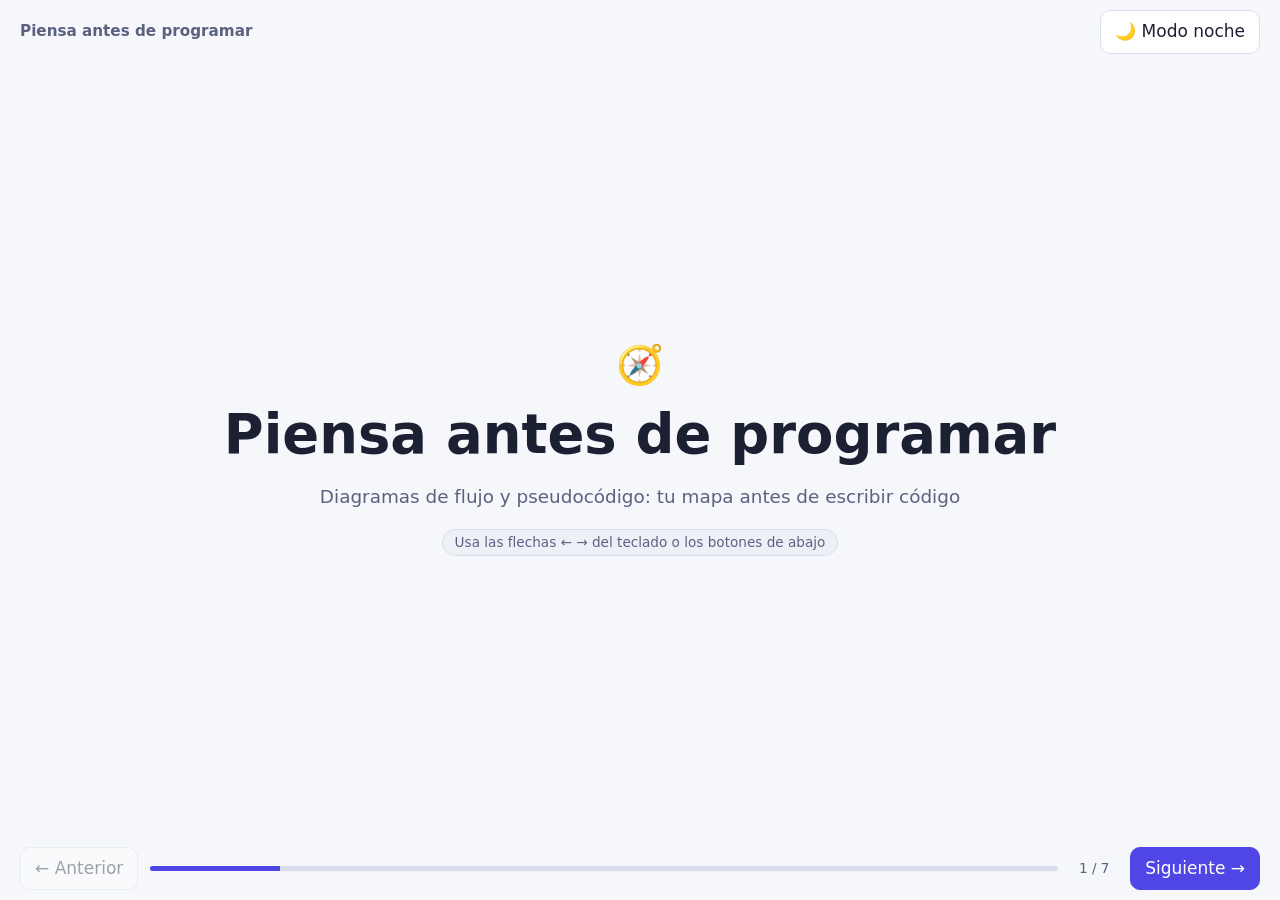
<file: Piensa antes de programar_ diagramas de flujo y pseudocódigo/Piensa antes de programar_ diagramas de flujo y pseudocódigo.html>
<!DOCTYPE html>
<html lang="es">
<head>
<meta charset="utf-8">
<meta name="viewport" content="width=device-width, initial-scale=1, viewport-fit=cover">
<title>Piensa antes de programar</title>
<style>
:root{--bg:#f6f7fb;--fg:#1c2033;--muted:#5b6280;--card:#fff;--line:#d9dcea;--accent:#4f46e5;--accent2:#0ea5a4;--hl:#fde68a;--hlfg:#1c2033;--code:#eef0f8;
box-sizing:border-box;padding-top:env(safe-area-inset-top,0px);padding-bottom:env(safe-area-inset-bottom,0px);color-scheme:light}
@media (prefers-color-scheme:dark){:root:not([data-theme="light"]){--bg:#0f1220;--fg:#e8eaf6;--muted:#9aa1c4;--card:#181c31;--line:#2b3052;--accent:#8b86ff;--accent2:#2dd4bf;--hl:#facc15;--hlfg:#14172a;--code:#12162a;color-scheme:dark}}
:root[data-theme="dark"]{--bg:#0f1220;--fg:#e8eaf6;--muted:#9aa1c4;--card:#181c31;--line:#2b3052;--accent:#8b86ff;--accent2:#2dd4bf;--hl:#facc15;--hlfg:#14172a;--code:#12162a;color-scheme:dark}
*{box-sizing:border-box}
html,body{height:100%;margin:0}
body{background:var(--bg);color:var(--fg);font:17px/1.5 system-ui,-apple-system,"Segoe UI",Roboto,sans-serif;display:flex;flex-direction:column;transition:background .3s,color .3s}
header,footer{display:flex;align-items:center;justify-content:space-between;gap:12px;padding:10px 20px}
header b{font-size:.95rem;color:var(--muted)}
button{font:inherit;cursor:pointer;border:1px solid var(--line);background:var(--card);color:var(--fg);border-radius:10px;padding:8px 14px}
button:hover{border-color:var(--accent)}
button.p{background:var(--accent);color:#fff;border-color:var(--accent)}
button:disabled{opacity:.4;cursor:default}
main{flex:1;overflow-y:auto;padding:8px 20px 16px;display:flex}
.slide{display:none;margin:auto;width:100%;max-width:980px;animation:in .4s}
.slide.on{display:block}
@keyframes in{from{opacity:0;transform:translateY(10px)}to{opacity:1;transform:none}}
h1{font-size:clamp(2rem,6vw,3.4rem);line-height:1.1;margin:.2em 0}
h2{font-size:clamp(1.5rem,4vw,2.2rem);margin:0 0 .4em}
.sub{color:var(--muted);font-size:1.15rem}
.grid{display:grid;gap:14px;grid-template-columns:repeat(auto-fit,minmax(210px,1fr));margin-top:16px}
.card{background:var(--card);border:1px solid var(--line);border-radius:14px;padding:16px}
.card h3{margin:.3em 0;font-size:1.05rem}
.card p{margin:0;color:var(--muted);font-size:.95rem}
.shape{display:flex;align-items:center;justify-content:center;min-height:56px;padding:10px 22px;background:var(--accent);color:#fff;font-weight:600;text-align:center;font-size:.9rem}
.terminal{border-radius:999px}
.proceso{border-radius:6px}
.entrada{clip-path:polygon(10% 0,100% 0,90% 100%,0 100%);padding:10px 34px}
.decision{clip-path:polygon(50% 0,100% 50%,50% 100%,0 50%);min-height:86px;padding:10px 46px;background:var(--accent2)}
.big{font-size:2.4rem;margin:0 0 .2em}
.tag{display:inline-block;background:var(--code);border:1px solid var(--line);border-radius:999px;padding:2px 12px;font-size:.85rem;color:var(--muted)}
.demo{display:grid;gap:18px;grid-template-columns:1fr 1fr;margin-top:14px}
@media(max-width:760px){.demo{grid-template-columns:1fr}}
.flow{display:flex;flex-direction:column;align-items:center;gap:4px;background:var(--card);border:1px solid var(--line);border-radius:14px;padding:14px}
.arrow{color:var(--muted);line-height:1}
.node .shape{transition:all .3s;opacity:.55}
.node.act .shape{opacity:1;background:var(--hl);color:var(--hlfg);transform:scale(1.06)}
.branch{display:flex;gap:18px;justify-content:center;align-items:flex-start}
.branch>div{display:flex;flex-direction:column;align-items:center}
.lbl{font-size:.8rem;color:var(--muted)}
pre{margin:0;background:var(--code);border:1px solid var(--line);border-radius:14px;padding:12px 0;font:.92rem/1.7 ui-monospace,Consolas,monospace;overflow-x:auto}
.ln{padding:0 16px;white-space:pre;border-left:4px solid transparent}
.ln.act{background:var(--hl);color:var(--hlfg);border-left-color:var(--accent)}
.ctrl{display:flex;gap:10px;flex-wrap:wrap;align-items:center;margin:10px 0}
input{font:inherit;width:90px;padding:8px;border-radius:10px;border:1px solid var(--line);background:var(--card);color:var(--fg)}
.out{min-height:1.6em;font-weight:600;color:var(--accent2)}
.cols{display:grid;gap:14px;grid-template-columns:1fr 1fr}
@media(max-width:760px){.cols{grid-template-columns:1fr}}
.bad{border-left:5px solid #ef4444}.good{border-left:5px solid #22c55e}
.arq{display:flex;gap:8px;align-items:center;flex-wrap:wrap;margin-top:14px}
.arq .shape{border-radius:10px;background:var(--accent)}
.bar{height:5px;background:var(--line);flex:1;border-radius:9px;overflow:hidden}
.bar i{display:block;height:100%;background:var(--accent);width:0;transition:width .3s}
footer span{font-size:.85rem;color:var(--muted);min-width:48px;text-align:center}
</style>
</head>
<body>
<header><b id="ttl"></b><button id="tema" aria-label="Cambiar entre modo diurno y nocturno">🌙 Modo noche</button></header>
<main id="m"></main>
<footer><button id="prev">← Anterior</button><div class="bar"><i id="pb"></i></div><span id="cnt"></span><button id="next" class="p">Siguiente →</button></footer>

<script type="application/json" id="datos">
{
"titulo":"Piensa antes de programar",
"slides":[
{"tipo":"portada","emoji":"🧭","titulo":"Piensa antes de programar","subtitulo":"Diagramas de flujo y pseudocódigo: tu mapa antes de escribir código","nota":"Usa las flechas ← → del teclado o los botones de abajo"},
{"tipo":"simbolos","titulo":"El diagrama de flujo: un mapa de tu programa","texto":"Es un dibujo que muestra paso a paso qué hace un programa. Cada forma tiene un significado y las flechas indican el orden.","simbolos":[
{"clase":"terminal","forma":"Inicio / Fin","desc":"Marca dónde empieza y dónde termina el programa."},
{"clase":"entrada","forma":"Entrada / Salida","desc":"Pedir un dato al usuario o mostrar un resultado."},
{"clase":"proceso","forma":"Proceso","desc":"Una acción o cálculo: sumar, guardar, comparar…"},
{"clase":"decision","forma":"Decisión","desc":"Una pregunta con dos caminos: Sí o No."}]},
{"tipo":"pseudo","titulo":"El pseudocódigo: programar con tus propias palabras","texto":"Es una descripción de los pasos del programa escrita en lenguaje casi natural. No se ejecuta y no tiene reglas estrictas de sintaxis: solo importa que la lógica sea clara.","puntos":[
{"e":"🗣️","t":"Se lee como una receta","d":"Si sabes explicar los pasos, sabes escribir pseudocódigo."},
{"e":"🔓","t":"Independiente del lenguaje","d":"Sirve igual para Python, JavaScript, Java o C."},
{"e":"🧩","t":"Usa pocas palabras clave","d":"INICIO, LEER, ESCRIBIR, SI…ENTONCES…SINO, MIENTRAS, PARA, FIN."}]},
{"tipo":"demo","titulo":"Míralo en acción: ¿mayor de edad?","texto":"Escribe una edad y pulsa Ejecutar. Verás cómo se recorre el diagrama y qué línea del pseudocódigo se está cumpliendo.",
"orden":["inicio","leer",{"d":"decision"},["si","no"],"fin"],
"nodos":{
"inicio":{"clase":"terminal","txt":"Inicio","l":[0]},
"leer":{"clase":"entrada","txt":"Leer edad","l":[1]},
"decision":{"clase":"decision","txt":"¿edad ≥ 18?","l":[2]},
"si":{"clase":"entrada","txt":"“Eres mayor de edad”","l":[3],"et":"Sí"},
"no":{"clase":"entrada","txt":"“Eres menor de edad”","l":[4,5],"et":"No"},
"fin":{"clase":"terminal","txt":"Fin","l":[6,7]}},
"pseudo":["INICIO","  LEER edad","  SI edad >= 18 ENTONCES","    ESCRIBIR “Eres mayor de edad”","  SINO","    ESCRIBIR “Eres menor de edad”","  FIN SI","FIN"]},
{"tipo":"lista","titulo":"¿Por qué planificar antes de programar?","items":[
{"e":"🐞","t":"Encuentras errores antes","d":"Es mucho más barato corregir una flecha en un dibujo que cien líneas de código."},
{"e":"🧠","t":"Separas pensar de teclear","d":"Primero resuelves el problema; después solo lo traduces a un lenguaje."},
{"e":"🤝","t":"Te entienden los demás","d":"Un diagrama lo entiende un compañero, un profesor o un cliente sin saber programar."},
{"e":"🔁","t":"Lo reutilizas","d":"El mismo diagrama y pseudocódigo te sirven para escribir el programa en cualquier lenguaje."}]},
{"tipo":"ia","titulo":"Hoy también se lo explicas a una IA","texto":"Las herramientas de IA escriben código, pero no adivinan lo que tienes en la cabeza. Quien sabe describir el flujo y la arquitectura de un proyecto obtiene resultados mucho mejores.",
"malo":{"t":"Instrucción vaga","p":"“Hazme una app de tareas.”","d":"La IA tiene que inventarse todas las decisiones."},
"bueno":{"t":"Instrucción con flujo","p":"“Inicio → el usuario escribe una tarea → ¿está vacía? Sí: muestra error. No: la guarda en la lista → muestra la lista. Usa 3 capas: interfaz, lógica y datos.”","d":"Tú decides el qué y el cómo; la IA lo construye."},
"arq_t":"Ejemplo de arquitectura en capas","arq":["🖥️ Interfaz","⚙️ Lógica","🗄️ Datos"]},
{"tipo":"cierre","titulo":"Tu método en 4 pasos","pasos":["Entiende el problema","Dibuja el diagrama de flujo","Escribe el pseudocódigo","Programa (tú o con ayuda de IA)"],"reto":"Reto: dibuja el diagrama y escribe el pseudocódigo de “decidir si un número es par o impar” antes de escribir una sola línea de código."}
]}
</script>

<script>
const D=JSON.parse(document.getElementById('datos').textContent);
const m=document.getElementById('m'),root=document.documentElement;
let cur=0,timers=[];
document.getElementById('ttl').textContent=D.titulo;

const R={
portada:s=>`<div style="text-align:center"><div class="big">${s.emoji}</div><h1>${s.titulo}</h1><p class="sub">${s.subtitulo}</p><span class="tag">${s.nota}</span></div>`,
simbolos:s=>`<h2>${s.titulo}</h2><p class="sub">${s.texto}</p><div class="grid">${s.simbolos.map(x=>`<div class="card"><div class="shape ${x.clase}">${x.forma}</div><p style="margin-top:10px">${x.desc}</p></div>`).join('')}</div>`,
pseudo:s=>`<h2>${s.titulo}</h2><p class="sub">${s.texto}</p><div class="grid">${s.puntos.map(x=>`<div class="card"><div class="big" style="font-size:1.8rem">${x.e}</div><h3>${x.t}</h3><p>${x.d}</p></div>`).join('')}</div>`,
lista:s=>`<h2>${s.titulo}</h2><div class="grid">${s.items.map(x=>`<div class="card"><div class="big" style="font-size:1.8rem">${x.e}</div><h3>${x.t}</h3><p>${x.d}</p></div>`).join('')}</div>`,
ia:s=>`<h2>${s.titulo}</h2><p class="sub">${s.texto}</p><div class="cols" style="margin-top:14px"><div class="card bad"><h3>❌ ${s.malo.t}</h3><p><i>${s.malo.p}</i></p><p style="margin-top:8px">${s.malo.d}</p></div><div class="card good"><h3>✅ ${s.bueno.t}</h3><p><i>${s.bueno.p}</i></p><p style="margin-top:8px">${s.bueno.d}</p></div></div><p class="sub" style="margin:14px 0 0">${s.arq_t}</p><div class="arq">${s.arq.map((a,i)=>(i?'<span class="arrow">→</span>':'')+`<div class="shape">${a}</div>`).join('')}</div>`,
cierre:s=>`<h2>${s.titulo}</h2><div class="grid">${s.pasos.map((p,i)=>`<div class="card"><div class="big" style="font-size:1.8rem;color:var(--accent)">${i+1}</div><h3>${p}</h3></div>`).join('')}</div><div class="card" style="margin-top:16px;border-left:5px solid var(--accent2)">${s.reto}</div>`,
demo:s=>{
const nd=id=>{const n=s.nodos[id];return `<div class="node" data-id="${id}">${n.et?`<div class="lbl">${n.et}</div>`:''}<div class="shape ${n.clase}">${n.txt}</div></div>`};
const ar='<div class="arrow">↓</div>';
const fl=s.orden.map(o=>Array.isArray(o)?`<div class="branch">${o.map(nd).join('')}</div>`:nd(typeof o==='string'?o:o.d)).join(ar);
return `<h2>${s.titulo}</h2><p class="sub">${s.texto}</p><div class="ctrl"><label>Edad: <input id="edad" type="number" value="20" min="0" max="120"></label><button class="p" id="run">▶ Ejecutar</button><span class="out" id="out"></span></div><div class="demo"><div class="flow">${fl}</div><pre>${s.pseudo.map((l,i)=>`<div class="ln" data-i="${i}">${l}</div>`).join('')}</pre></div>`}
};
m.innerHTML=D.slides.map((s,i)=>`<section class="slide" id="s${i}">${R[s.tipo](s)}</section>`).join('');

function clearDemo(){timers.forEach(clearTimeout);timers=[];m.querySelectorAll('.act').forEach(e=>e.classList.remove('act'));const o=document.getElementById('out');if(o)o.textContent=''}
function runDemo(){
const s=D.slides.find(x=>x.tipo==='demo'),v=parseFloat(document.getElementById('edad').value);
if(isNaN(v))return;clearDemo();
const ruta=['inicio','leer','decision',v>=18?'si':'no','fin'];
ruta.forEach((id,k)=>timers.push(setTimeout(()=>{
m.querySelectorAll('.act').forEach(e=>e.classList.remove('act'));
m.querySelector(`.node[data-id="${id}"]`).classList.add('act');
s.nodos[id].l.forEach(i=>m.querySelector(`.ln[data-i="${i}"]`).classList.add('act'));
if(id==='si'||id==='no')document.getElementById('out').textContent=s.nodos[id].txt;
},k*800)));
}
document.getElementById('run').onclick=runDemo;

function go(n){
cur=Math.max(0,Math.min(D.slides.length-1,n));clearDemo();
m.querySelectorAll('.slide').forEach((e,i)=>e.classList.toggle('on',i===cur));
document.getElementById('pb').style.width=((cur+1)/D.slides.length*100)+'%';
document.getElementById('cnt').textContent=(cur+1)+' / '+D.slides.length;
document.getElementById('prev').disabled=cur===0;
document.getElementById('next').disabled=cur===D.slides.length-1;
m.scrollTop=0;
if(location.hash!=='#d'+(cur+1))history.replaceState(null,'','#d'+(cur+1));
}
document.getElementById('prev').onclick=()=>go(cur-1);
document.getElementById('next').onclick=()=>go(cur+1);
document.addEventListener('keydown',e=>{if(e.target.tagName==='INPUT')return;if(e.key==='ArrowRight'||e.key===' ')go(cur+1);if(e.key==='ArrowLeft')go(cur-1)});
function fromHash(){const n=parseInt((location.hash.match(/^#d(\d+)$/)||[])[1]);go(isNaN(n)?0:n-1)}
window.addEventListener('hashchange',fromHash);

const btn=document.getElementById('tema');
function oscuro(){const t=root.dataset.theme;return t?t==='dark':matchMedia('(prefers-color-scheme: dark)').matches}
function pintaBtn(){btn.textContent=oscuro()?'☀️ Modo día':'🌙 Modo noche'}
try{const t=localStorage.getItem('tema');if(t)root.dataset.theme=t}catch(e){}
btn.onclick=()=>{const t=oscuro()?'light':'dark';root.dataset.theme=t;try{localStorage.setItem('tema',t)}catch(e){}pintaBtn()};
pintaBtn();fromHash();
</script>
</body>
</html>
</file>
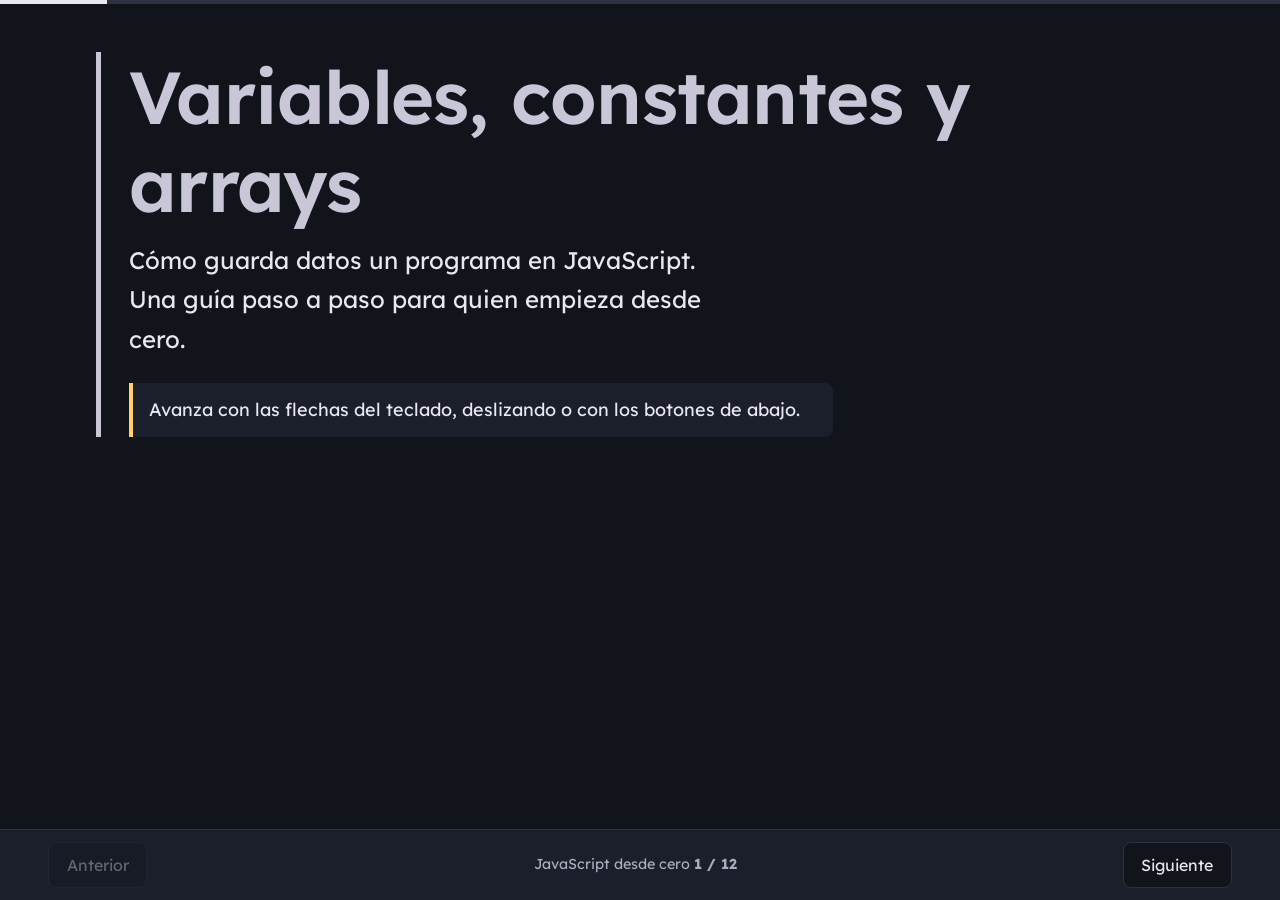
<file: Presentacion Variables, constantes y arrays/Variables, constantes y arrays en JavaScript.html>
<!DOCTYPE html>
<html lang="es">
<head>
<meta charset="utf-8">
<meta name="viewport" content="width=device-width, initial-scale=1, viewport-fit=cover">
<title>Variables, constantes y arrays en JavaScript</title>
<link rel="stylesheet" href="https://fonts.googleapis.com/css2?family=JetBrains+Mono:wght@400;600&family=Lexend:wght@300;400;600&display=swap">
<style>
:root{
  color-scheme: dark;
  --bg:#12141c; --panel:#1b1f2b; --code:#0d0f16; --line:#2c3243;
  --text:#e9e7f1; --muted:#a8adc0;
  --var:#7db4ff; --const:#f0a6c8; --arr:#6fd9bf; --aviso:#ffcf70; --neutro:#c9c6d8;
  --sans:"Lexend", system-ui, -apple-system, "Segoe UI", sans-serif;
  --mono:"JetBrains Mono", ui-monospace, "SFMono-Regular", Menlo, Consolas, monospace;
  box-sizing:border-box;
  padding-top:env(safe-area-inset-top,0px);
  padding-bottom:env(safe-area-inset-bottom,0px);
}
*,*::before,*::after{box-sizing:inherit}
html{height:100%;scroll-padding-top:env(safe-area-inset-top,0px)}
body{height:100%;margin:0;background:var(--bg);color:var(--text);font-family:var(--sans);font-size:1.125rem;line-height:1.65;display:flex;flex-direction:column}
.progreso{height:4px;background:var(--line);flex:none}
.progreso i{display:block;height:100%;width:0;background:var(--text);transition:width .3s}
main{flex:1;overflow-y:auto;overflow-x:hidden;padding:clamp(1.25rem,4vw,3rem)}
.slide{max-width:68rem;margin:0 auto;padding-left:clamp(1rem,2.5vw,1.75rem);border-left:5px solid var(--acento,var(--neutro))}
.slide[data-acento=var]{--acento:var(--var)}
.slide[data-acento=const]{--acento:var(--const)}
.slide[data-acento=arr]{--acento:var(--arr)}
.slide[data-acento=neutro]{--acento:var(--neutro)}
.slide.entra{animation:entra .25s ease-out}
@keyframes entra{from{opacity:0;transform:translateX(14px)}to{opacity:1;transform:none}}
h1,h2{margin:0 0 .75rem;font-weight:600;line-height:1.2;letter-spacing:-.01em;font-size:clamp(1.75rem,4.2vw,2.9rem);color:var(--acento)}
.portada h1{font-size:clamp(2.2rem,6.5vw,4.6rem)}
.portada .texto{font-size:clamp(1.15rem,2.4vw,1.5rem);max-width:36rem}
.texto{max-width:44rem;margin:0 0 1.25rem;color:var(--text)}
code{font-family:var(--mono);font-size:.92em;background:var(--code);border:1px solid var(--line);border-radius:5px;padding:.08em .4em;color:var(--acento)}
ul.puntos{margin:1.25rem 0 0;padding-left:1.2rem;max-width:44rem}
ul.puntos li{margin:.45rem 0}
ul.puntos li::marker{color:var(--acento)}
.cuerpo{display:flex;flex-wrap:wrap;gap:1.25rem;align-items:flex-start;margin-top:.5rem}
.bloque-codigo{flex:1 1 24rem;min-width:0;max-width:40rem}
pre{margin:0;font-family:var(--mono);font-size:clamp(.88rem,1.9vw,1.05rem);line-height:1.6;overflow-x:auto}
.codigo{background:var(--code);border:1px solid var(--line);border-radius:10px 10px 0 0;padding:1rem 1.25rem}
.codigo:last-child{border-radius:10px}
.salida{background:var(--panel);border:1px solid var(--line);border-top:0;border-radius:0 0 10px 10px;padding:.75rem 1.25rem;color:var(--muted)}
.salida span{display:block;font-family:var(--sans);font-size:.8rem;color:var(--muted);margin-bottom:.25rem}
.k{color:#c9a7ff}.s{color:#8fe3a8}.n{color:var(--aviso)}.c{color:#7f869b;font-style:italic}.f{color:var(--var)}
.visual{flex:1 1 16rem;min-width:0}
.leyenda{margin:.75rem 0 0;font-size:.95rem;color:var(--muted);max-width:30rem}
.cajas{display:flex;flex-wrap:wrap;gap:.9rem}
.caja{min-width:6.5rem;background:var(--panel);border:2px solid var(--neutro);border-radius:10px;padding:.5rem .9rem .8rem}
.caja.let{border-color:var(--var);border-style:dashed}
.caja.const{border-color:var(--const);border-style:solid;border-width:4px}
.caja small{display:block;font-size:.8rem;color:var(--muted)}
.caja b{display:block;font-family:var(--mono);font-size:1.5rem;font-weight:600;margin-top:.15rem}
.caja .nom{font-family:var(--mono);font-size:.95rem;color:var(--text)}
.indices{display:flex;flex-wrap:wrap;gap:.35rem;align-items:flex-end}
.indices .nombre{font-family:var(--mono);font-size:1.1rem;margin-right:.5rem;align-self:center}
.cel{text-align:center}
.cel em{display:block;font-style:normal;font-family:var(--mono);font-size:.9rem;color:var(--arr)}
.cel b{display:block;min-width:5.5rem;font-family:var(--mono);font-weight:400;font-size:1.05rem;padding:.7rem .6rem;background:var(--panel);border:2px solid var(--arr);border-radius:8px}
.partes{display:flex;flex-wrap:wrap;gap:.9rem 1rem}
.parte{text-align:center}
.parte b{display:block;font-family:var(--mono);font-size:clamp(1.5rem,4vw,2.4rem);font-weight:600;padding:.2rem .8rem;border-bottom:3px solid var(--p)}
.parte small{display:block;margin-top:.35rem;font-size:.85rem;color:var(--muted);max-width:7.5rem}
.parte:nth-child(1){--p:#c9a7ff}.parte:nth-child(2){--p:var(--var)}.parte:nth-child(3){--p:var(--aviso)}.parte:nth-child(4){--p:#8fe3a8}.parte:nth-child(5){--p:var(--muted)}
.columnas{display:grid;grid-template-columns:repeat(auto-fit,minmax(15rem,1fr));gap:1rem;margin-top:1.25rem}
.col{background:var(--panel);border:1px solid var(--line);border-top:4px solid var(--c,var(--neutro));border-radius:10px;padding:1rem 1.25rem}
.col[data-acento=var]{--c:var(--var)}.col[data-acento=const]{--c:var(--const)}.col[data-acento=arr]{--c:var(--arr)}.col[data-acento=aviso]{--c:var(--aviso)}
.col h3{margin:0 0 .5rem;font-size:1.15rem;font-weight:600;color:var(--c)}
.col ul{margin:0;padding-left:1.1rem}.col li{margin:.4rem 0}
.col code{color:var(--c)}
.nota{max-width:44rem;margin:1.5rem 0 0;padding:.75rem 1rem;background:var(--panel);border-left:4px solid var(--aviso);border-radius:0 8px 8px 0;color:var(--text)}
nav{flex:none;display:flex;align-items:center;justify-content:space-between;gap:1rem;padding:.75rem clamp(1rem,4vw,3rem);border-top:1px solid var(--line);background:var(--panel)}
nav .info{color:var(--muted);font-size:.9rem;text-align:center}
button{font:inherit;font-size:1rem;color:var(--text);background:var(--bg);border:1px solid var(--line);border-radius:8px;padding:.55rem 1.1rem;cursor:pointer}
button:hover:not(:disabled){border-color:var(--text)}
button:disabled{opacity:.35;cursor:default}
button:focus-visible{outline:3px solid var(--aviso);outline-offset:2px}
.error{max-width:40rem;margin:2rem auto;padding:1rem 1.25rem;border:2px solid var(--aviso);border-radius:10px;background:var(--panel)}
@media (prefers-reduced-motion:reduce){.slide.entra{animation:none}.progreso i{transition:none}}
@media (max-width:520px){body{font-size:1rem}nav .info span{display:none}}
</style>
</head>
<body>
<div class="progreso" aria-hidden="true"><i id="barra"></i></div>
<main id="escena" tabindex="-1" aria-live="polite"></main>
<nav>
  <button id="ant" type="button">Anterior</button>
  <div class="info"><span id="titulo-web"></span> <b id="contador"></b></div>
  <button id="sig" type="button">Siguiente</button>
</nav>

<!--
  CONTENIDO EDITABLE
  Todo el texto de las diapositivas está en este bloque JSON.
  Para cambiar algo, edita solo los textos entre comillas.
  Campos de cada diapositiva (todos opcionales menos "titulo"):
    acento: "var" (azul), "const" (rosa), "arr" (verde) o "neutro"
    titulo, texto, codigo (usa \n para saltos de línea), salida, nota
    puntos: lista de frases · usa `comillas inversas` para resaltar código
    visual: {"tipo":"cajas"|"partes"|"indices", ...}
    columnas: lista de {titulo, acento, puntos}
-->
<script type="application/json" id="datos">
{
  "meta": { "titulo": "JavaScript desde cero" },
  "diapositivas": [
    {
      "portada": true,
      "acento": "neutro",
      "titulo": "Variables, constantes y arrays",
      "texto": "Cómo guarda datos un programa en JavaScript. Una guía paso a paso para quien empieza desde cero.",
      "nota": "Avanza con las flechas del teclado, deslizando o con los botones de abajo."
    },
    {
      "acento": "neutro",
      "titulo": "Un programa necesita memoria",
      "texto": "Cuando escribes tu nombre en una web, el programa tiene que recordarlo para poder saludarte. Para eso guarda los datos en la memoria del ordenador.",
      "puntos": [
        "Imagina cajas con una etiqueta en la tapa.",
        "La etiqueta es el nombre; lo que hay dentro es el valor.",
        "Hay tres herramientas básicas: variables, constantes y arrays."
      ],
      "visual": {
        "tipo": "cajas",
        "items": [
          { "n": "nombre", "v": "“Ana”" },
          { "n": "edad", "v": "25" },
          { "n": "esAdmin", "v": "false" }
        ],
        "leyenda": "Tres cajas: cada una tiene un nombre y un valor."
      }
    },
    {
      "acento": "var",
      "titulo": "Variable: una caja que puedes cambiar",
      "texto": "Una variable guarda un dato y permite sustituirlo por otro cuando haga falta. Se crea con la palabra `let`.",
      "codigo": "let edad = 25;\nconsole.log(edad);\n\nedad = 26; // cambiamos el valor\nconsole.log(edad);",
      "salida": "25\n26",
      "visual": {
        "tipo": "cajas",
        "items": [ { "n": "edad", "v": "26", "tipo": "let" } ],
        "leyenda": "Tras la segunda asignación, la caja contiene 26. El 25 ya no está."
      }
    },
    {
      "acento": "var",
      "titulo": "Las partes de una variable",
      "texto": "Cada instrucción se lee de izquierda a derecha.",
      "visual": {
        "tipo": "partes",
        "items": [
          { "t": "let", "r": "palabra clave" },
          { "t": "edad", "r": "nombre" },
          { "t": "=", "r": "asignar" },
          { "t": "25", "r": "valor" },
          { "t": ";", "r": "fin" }
        ]
      },
      "puntos": [
        "`let` avisa de que vas a crear una variable.",
        "El nombre lo eliges tú.",
        "`=` guarda el valor de la derecha en el nombre de la izquierda.",
        "El `;` marca el final de la instrucción."
      ]
    },
    {
      "acento": "var",
      "titulo": "Cómo poner buenos nombres",
      "texto": "Usa camelCase: la primera palabra en minúscula y las siguientes con mayúscula inicial. JavaScript distingue mayúsculas: `edad` y `Edad` son nombres distintos.",
      "columnas": [
        { "titulo": "Nombres válidos", "acento": "arr", "puntos": [ "`edadUsuario`", "`precioTotal`", "`esMayor`" ] },
        { "titulo": "Nombres que fallan", "acento": "aviso", "puntos": [ "`2edad` no puede empezar por número", "`precio total` no admite espacios", "`let` es una palabra reservada" ] }
      ]
    },
    {
      "acento": "const",
      "titulo": "Constante: una caja sellada",
      "texto": "Una constante guarda un valor que no debe cambiar. Se crea con `const`. Si intentas cambiarla, JavaScript muestra un error.",
      "codigo": "const iva = 0.21;\nconsole.log(iva);\n\niva = 0.10; // ¡error!",
      "salida": "0.21\nTypeError: Assignment to constant variable.",
      "visual": {
        "tipo": "cajas",
        "items": [ { "n": "iva", "v": "0.21", "tipo": "const" } ],
        "leyenda": "El borde grueso recuerda que esta caja está sellada."
      },
      "puntos": [
        "Hay que darle valor en el mismo momento de crearla.",
        "Es ideal para datos fijos: el IVA, el nombre de la web o los días de la semana."
      ]
    },
    {
      "acento": "neutro",
      "titulo": "let o const: cuál elegir",
      "columnas": [
        { "titulo": "let", "acento": "var", "puntos": [ "Su valor puede cambiar.", "Úsala para contadores, puntuaciones o datos que se actualizan.", "`let puntos = 0;`" ] },
        { "titulo": "const", "acento": "const", "puntos": [ "Su valor se queda fijo.", "Úsala para datos que no cambian.", "`const pi = 3.1416;`" ] }
      ],
      "nota": "Regla práctica: empieza siempre con `const`. Si más adelante necesitas cambiar el valor, pásala a `let`."
    },
    {
      "acento": "arr",
      "titulo": "Array: una fila de cajas",
      "texto": "Un array guarda varios valores en orden. Se escribe entre corchetes y separado por comas. Cada elemento tiene una posición, llamada índice, y el primero es el 0.",
      "codigo": "const frutas = [\"manzana\", \"pera\", \"uva\"];",
      "visual": {
        "tipo": "indices",
        "nombre": "frutas",
        "items": [ "“manzana”", "“pera”", "“uva”" ],
        "leyenda": "Los números de arriba son los índices."
      },
      "nota": "Contar desde 0 sorprende al principio, pero es lo habitual en casi todos los lenguajes."
    },
    {
      "acento": "arr",
      "titulo": "Leer y cambiar un array",
      "codigo": "const frutas = [\"manzana\", \"pera\", \"uva\"];\n\nconsole.log(frutas[0]);     // primer elemento\nconsole.log(frutas.length); // cuántos hay\n\nfrutas.push(\"kiwi\");        // añade al final\nfrutas.pop();               // quita el último",
      "salida": "manzana\n3",
      "puntos": [
        "`frutas[0]` lee la posición 0.",
        "`length` dice cuántos elementos hay.",
        "`push` añade al final y `pop` quita el último."
      ]
    },
    {
      "acento": "arr",
      "titulo": "Recorrer un array con for…of",
      "texto": "Para hacer algo con cada elemento no hace falta escribirlos uno a uno: el bucle `for...of` los visita todos.",
      "codigo": "const frutas = [\"manzana\", \"pera\", \"uva\"];\n\nfor (const fruta of frutas) {\n  console.log(\"Fruta: \" + fruta);\n}",
      "salida": "Fruta: manzana\nFruta: pera\nFruta: uva",
      "puntos": [ "En cada vuelta, `fruta` vale un elemento distinto del array." ]
    },
    {
      "acento": "arr",
      "titulo": "Un array con const sí se puede modificar",
      "texto": "`const` impide cambiar la caja entera, pero no lo que hay dentro del array.",
      "codigo": "const notas = [5, 7];\n\nnotas.push(9);  // permitido\nconsole.log(notas);\n\nnotas = [1, 2]; // error",
      "salida": "[ 5, 7, 9 ]\nTypeError: Assignment to constant variable.",
      "puntos": [
        "Puedes añadir, quitar o cambiar elementos.",
        "No puedes hacer que `notas` apunte a otro array distinto."
      ]
    },
    {
      "acento": "neutro",
      "titulo": "Resumen",
      "columnas": [
        { "titulo": "Variable", "acento": "var", "puntos": [ "Se crea con `let`.", "Su valor puede cambiar.", "`let edad = 25;`" ] },
        { "titulo": "Constante", "acento": "const", "puntos": [ "Se crea con `const`.", "Su valor es fijo.", "`const iva = 0.21;`" ] },
        { "titulo": "Array", "acento": "arr", "puntos": [ "Varios valores entre `[ ]`.", "Cada uno tiene un índice desde 0.", "`const notas = [5, 7, 9];`" ] }
      ],
      "nota": "Siguiente paso: abre la consola del navegador (tecla F12) y practica cambiando estos ejemplos."
    }
  ]
}
</script>

<script>
(function(){
  var escena = document.getElementById('escena');
  var barra = document.getElementById('barra');
  var contador = document.getElementById('contador');
  var btnAnt = document.getElementById('ant');
  var btnSig = document.getElementById('sig');
  var datos, total, actual = 0;

  function esc(s){ return String(s).replace(/&/g,'&amp;').replace(/</g,'&lt;').replace(/>/g,'&gt;'); }
  function rico(s){ return esc(s).replace(/`([^`]+)`/g,'<code>$1</code>'); }
  function el(tag, cls, html){
    var e = document.createElement(tag);
    if (cls) e.className = cls;
    if (html != null) e.innerHTML = html;
    return e;
  }
  function resaltar(codigo){
    return esc(codigo).replace(
      /(\/\/.*$)|("[^"\n]*")|\b(let|const|for|of)\b|\b(\d+(?:\.\d+)?)\b|\b(console|log|push|pop|length)\b/gm,
      function(m,c,s,k,n,f){
        if (c) return '<span class="c">'+m+'</span>';
        if (s) return '<span class="s">'+m+'</span>';
        if (k) return '<span class="k">'+m+'</span>';
        if (n) return '<span class="n">'+m+'</span>';
        return '<span class="f">'+m+'</span>';
      });
  }

  function visual(v){
    var cont = el('div','visual'), fila;
    if (v.tipo === 'cajas'){
      fila = el('div','cajas');
      (v.items||[]).forEach(function(it){
        var c = el('div','caja'+(it.tipo?' '+it.tipo:''));
        c.innerHTML = (it.tipo ? '<small>'+esc(it.tipo)+'</small>' : '') +
          '<span class="nom">'+esc(it.n)+'</span><b>'+esc(it.v)+'</b>';
        fila.appendChild(c);
      });
    } else if (v.tipo === 'partes'){
      fila = el('div','partes');
      (v.items||[]).forEach(function(it){
        fila.appendChild(el('div','parte','<b>'+esc(it.t)+'</b><small>'+esc(it.r)+'</small>'));
      });
    } else if (v.tipo === 'indices'){
      fila = el('div','indices');
      fila.appendChild(el('span','nombre',esc(v.nombre||'')+' ='));
      (v.items||[]).forEach(function(val,i){
        fila.appendChild(el('div','cel','<em>'+i+'</em><b>'+esc(val)+'</b>'));
      });
    }
    if (fila) cont.appendChild(fila);
    if (v.leyenda) cont.appendChild(el('p','leyenda',rico(v.leyenda)));
    return cont;
  }

  function dibujar(animar){
    var s = datos.diapositivas[actual];
    var sec = el('article','slide'+(s.portada?' portada':'')+(animar?' entra':''));
    sec.dataset.acento = s.acento || 'neutro';
    sec.appendChild(el(s.portada ? 'h1' : 'h2', null, rico(s.titulo || '')));
    if (s.texto) sec.appendChild(el('p','texto',rico(s.texto)));

    if (s.codigo || s.visual){
      var cuerpo = el('div','cuerpo');
      if (s.codigo){
        var bloque = el('div','bloque-codigo');
        bloque.appendChild(el('pre','codigo','<code style="all:unset">'+resaltar(s.codigo)+'</code>'));
        if (s.salida){
          bloque.appendChild(el('pre','salida','<span>Resultado en la consola</span>'+esc(s.salida)));
        }
        cuerpo.appendChild(bloque);
      }
      if (s.visual) cuerpo.appendChild(visual(s.visual));
      sec.appendChild(cuerpo);
    }
    if (s.puntos && s.puntos.length){
      var ul = el('ul','puntos');
      s.puntos.forEach(function(p){ ul.appendChild(el('li',null,rico(p))); });
      sec.appendChild(ul);
    }
    if (s.columnas && s.columnas.length){
      var g = el('div','columnas');
      s.columnas.forEach(function(c){
        var d = el('div','col'); d.dataset.acento = c.acento || 'neutro';
        d.appendChild(el('h3',null,rico(c.titulo||'')));
        var l = el('ul');
        (c.puntos||[]).forEach(function(p){ l.appendChild(el('li',null,rico(p))); });
        d.appendChild(l); g.appendChild(d);
      });
      sec.appendChild(g);
    }
    if (s.nota) sec.appendChild(el('p','nota',rico(s.nota)));

    escena.innerHTML = '';
    escena.appendChild(sec);
    escena.scrollTop = 0;
    contador.textContent = (actual+1) + ' / ' + total;
    barra.style.width = ((actual+1)/total*100) + '%';
    btnAnt.disabled = actual === 0;
    btnSig.disabled = actual === total-1;
  }

  function ir(n, animar){
    n = Math.max(0, Math.min(total-1, n));
    if (n === actual && animar !== 'forzar') return;
    actual = n;
    dibujar(animar !== false);
    try { history.replaceState(null,'','#d'+(actual+1)); } catch(e){}
  }

  function desdeHash(){
    var m = /^#d(\d+)$/.exec(location.hash);
    return m ? parseInt(m[1],10)-1 : 0;
  }

  try {
    datos = JSON.parse(document.getElementById('datos').textContent);
    total = datos.diapositivas.length;
    if (!total) throw new Error('La lista "diapositivas" está vacía.');
    document.getElementById('titulo-web').textContent = (datos.meta && datos.meta.titulo) || '';
  } catch(err){
    escena.innerHTML = '';
    escena.appendChild(el('div','error','<b>No se pudo leer el JSON.</b><br>Revisa comas, comillas y llaves en el bloque de datos.<br><code>'+esc(err.message)+'</code>'));
    btnAnt.disabled = btnSig.disabled = true;
    return;
  }

  btnAnt.addEventListener('click', function(){ ir(actual-1); });
  btnSig.addEventListener('click', function(){ ir(actual+1); });
  document.addEventListener('keydown', function(e){
    if (e.altKey || e.ctrlKey || e.metaKey) return;
    var k = e.key;
    if (k==='ArrowRight' || k==='PageDown' || k===' '){ e.preventDefault(); ir(actual+1); }
    else if (k==='ArrowLeft' || k==='PageUp'){ e.preventDefault(); ir(actual-1); }
    else if (k==='Home'){ ir(0); }
    else if (k==='End'){ ir(total-1); }
  });
  var x0 = null;
  document.addEventListener('touchstart', function(e){ x0 = e.touches[0].clientX; }, {passive:true});
  document.addEventListener('touchend', function(e){
    if (x0 === null) return;
    var dx = e.changedTouches[0].clientX - x0; x0 = null;
    if (Math.abs(dx) > 60) ir(actual + (dx < 0 ? 1 : -1));
  }, {passive:true});
  window.addEventListener('hashchange', function(){ ir(desdeHash()); });

  actual = Math.max(0, Math.min(total-1, desdeHash()));
  dibujar(false);
})();
</script>
</body>
</html>
</file>
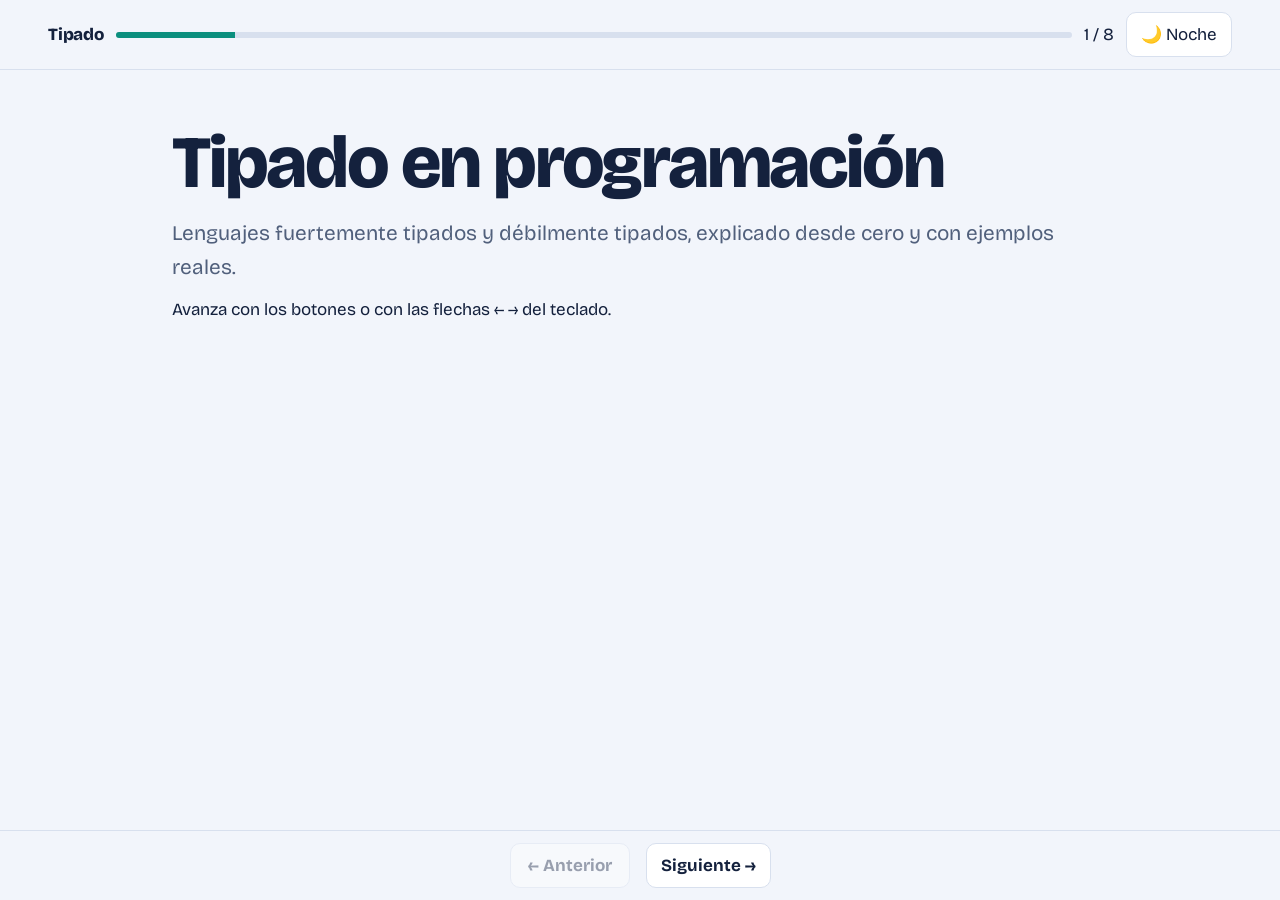
<file: Tipado en programación_ fuerte vs débil/Tipado en programación_ fuerte vs débil.html>
<!DOCTYPE html>
<html lang="es">
<head>
<meta charset="utf-8">
<meta name="viewport" content="width=device-width, initial-scale=1, viewport-fit=cover">
<title>Tipado en programación: fuerte vs débil</title>
<link rel="preconnect" href="https://fonts.googleapis.com">
<link href="https://fonts.googleapis.com/css2?family=Bricolage+Grotesque:wght@500;700;800&family=JetBrains+Mono:wght@400;600&display=swap" rel="stylesheet">
<style>
:root{--bg:#f2f5fb;--card:#fff;--ink:#14213d;--mute:#51607c;--line:#d8e0ee;--strong:#0b8f7e;--strong-bg:#d9f3ee;--weak:#c46a00;--weak-bg:#ffead0;--mid:#5b5fc7;--mid-bg:#e5e6fb;--code:#0f1b30;--codeink:#e6edf7;--bad:#ff8a8a;--good:#7be3c9;
box-sizing:border-box;padding-top:env(safe-area-inset-top,0px);padding-bottom:env(safe-area-inset-bottom,0px)}
@media (prefers-color-scheme:dark){:root:not([data-theme="light"]){color-scheme:dark;--bg:#0b1220;--card:#131d31;--ink:#e8eefb;--mute:#9db0d1;--line:#27344f;--strong:#4fd8c0;--strong-bg:#0f3a38;--weak:#ffb25b;--weak-bg:#43300f;--mid:#9ea2ff;--mid-bg:#25274f;--code:#070c17}}
:root[data-theme="dark"]{color-scheme:dark;--bg:#0b1220;--card:#131d31;--ink:#e8eefb;--mute:#9db0d1;--line:#27344f;--strong:#4fd8c0;--strong-bg:#0f3a38;--weak:#ffb25b;--weak-bg:#43300f;--mid:#9ea2ff;--mid-bg:#25274f;--code:#070c17}
html{scroll-padding-top:env(safe-area-inset-top,0px)}
*{box-sizing:border-box}
body{margin:0;background:var(--bg);color:var(--ink);font:17px/1.6 "Bricolage Grotesque",system-ui,sans-serif;min-height:100vh;transition:background .3s,color .3s}
body::before{content:"";position:fixed;inset:0 0 auto;height:env(safe-area-inset-top,0px);background:var(--bg);z-index:10}
.bar{position:sticky;top:env(safe-area-inset-top,0px);z-index:9;display:flex;align-items:center;gap:12px;padding:12px clamp(16px,4vw,48px);background:var(--bg);border-bottom:1px solid var(--line)}
.bar b{font-weight:800;letter-spacing:-.01em}
.prog{flex:1;height:6px;border-radius:3px;background:var(--line);overflow:hidden}
.prog i{display:block;height:100%;width:0;background:var(--strong);transition:width .35s}
button{font:inherit;cursor:pointer;color:var(--ink);background:var(--card);border:1px solid var(--line);border-radius:10px;padding:8px 14px}
button:hover{border-color:var(--strong)}
button:focus-visible{outline:3px solid var(--mid);outline-offset:2px}
main{max-width:1000px;margin:0 auto;padding:clamp(20px,5vw,56px) clamp(16px,4vw,32px) 110px}
h1{font-size:clamp(2.4rem,7vw,4.6rem);line-height:1.02;letter-spacing:-.03em;margin:0 0 16px;font-weight:800}
h2{font-size:clamp(1.8rem,4.5vw,2.8rem);line-height:1.1;letter-spacing:-.02em;margin:0 0 24px;font-weight:800}
h3{margin:0 0 6px;font-size:1.2rem}
p{margin:0 0 12px;max-width:68ch}
.lead{font-size:1.3rem;color:var(--mute)}
.grid{display:grid;gap:16px;grid-template-columns:repeat(auto-fit,minmax(260px,1fr))}
.card{background:var(--card);border:1px solid var(--line);border-radius:14px;padding:20px}
.card.fuerte{border-left:6px solid var(--strong)}.card.debil{border-left:6px solid var(--weak)}
.card.estatico{border-left:6px solid var(--mid)}.card.dinamico{border-left:6px solid var(--weak)}
pre{margin:10px 0;background:var(--code);color:var(--codeink);border-radius:10px;padding:14px 16px;overflow-x:auto;font:14px/1.5 "JetBrains Mono",ui-monospace,monospace}
.call{margin-top:20px;padding:16px 20px;border-radius:12px;background:var(--strong-bg);color:var(--ink);border:1px solid var(--strong);max-width:68ch}
.tag{display:inline-block;padding:3px 10px;border-radius:99px;font-size:.85rem;font-weight:700;margin:0 6px 6px 0}
.t-Fuerte{background:var(--strong-bg);color:var(--strong)}.t-Débil{background:var(--weak-bg);color:var(--weak)}.t-Intermedio,.t-Estático{background:var(--mid-bg);color:var(--mid)}.t-Dinámico{background:var(--weak-bg);color:var(--weak)}
.chips{display:flex;flex-wrap:wrap;gap:8px;margin-bottom:16px}
.chips button[aria-pressed="true"]{background:var(--ink);color:var(--bg);border-color:var(--ink)}
.res{margin-top:10px;padding:12px 16px;border-radius:10px;font:600 14px/1.5 "JetBrains Mono",monospace}
.res.ok{background:var(--strong-bg);color:var(--strong)}.res.err{background:var(--weak-bg);color:var(--weak)}
.tw{overflow-x:auto}table{border-collapse:collapse;width:100%;min-width:560px}
th,td{text-align:left;padding:10px 12px;border-bottom:1px solid var(--line)}
th{color:var(--mute);font-weight:600}
.nav{position:fixed;left:0;right:0;bottom:0;padding:12px 16px calc(12px + env(safe-area-inset-bottom,0px));display:flex;justify-content:center;align-items:center;gap:16px;background:var(--bg);border-top:1px solid var(--line)}
.nav button{min-width:120px;font-weight:700}
.nav button:disabled{opacity:.4;cursor:default}
#slide{animation:in .25s ease}
@keyframes in{from{opacity:0}to{opacity:1}}
@media (prefers-reduced-motion:reduce){#slide{animation:none}.prog i{transition:none}}
</style>
</head>
<body>
<div class="bar"><b>Tipado</b><div class="prog"><i id="pg"></i></div><span id="cnt"></span><button id="th" aria-label="Cambiar entre modo diurno y nocturno">🌙 Noche</button></div>
<main id="slide" tabindex="-1" aria-live="polite"></main>
<div class="nav"><button id="prev">← Anterior</button><button id="next">Siguiente →</button></div>

<script id="datos" type="application/json">
{
"diapositivas":[
{"tipo":"portada","titulo":"Tipado en programación","texto":"Lenguajes fuertemente tipados y débilmente tipados, explicado desde cero y con ejemplos reales.","pista":"Avanza con los botones o con las flechas ← → del teclado."},
{"tipo":"texto","titulo":"¿Qué es un tipo de dato?","texto":"Un tipo le dice al lenguaje qué clase de información es un valor. Según el tipo, se pueden hacer unas operaciones u otras.","items":[{"h":"Entero (int)","t":"Números sin decimales: 7, -2, 100. Se pueden sumar y multiplicar."},{"h":"Texto (string)","t":"Palabras entre comillas: “hola”, “5”. Se pueden unir, pero no multiplicar como números."},{"h":"Booleano (bool)","t":"Solo verdadero o falso: true / false."}],"callout":"Ojo: 5 y “5” parecen iguales, pero son tipos distintos. El primero es un número y el segundo es un texto."},
{"tipo":"texto","titulo":"Dos preguntas distintas","texto":"Cuando alguien habla de “tipado” mezcla a menudo dos ideas. Conviene separarlas desde el principio.","items":[{"h":"¿Cuándo se comprueban los tipos?","t":"Antes de ejecutar el programa (estático) o mientras se ejecuta (dinámico).","c":"estatico"},{"h":"¿Cuánto se permite mezclar tipos?","t":"Poco, y te avisa con un error (fuerte), o mucho, convirtiendo cosas por su cuenta (débil).","c":"fuerte"}],"callout":"Son ejes independientes. Python es dinámico y fuerte; Java es estático y fuerte; JavaScript es dinámico y débil."},
{"tipo":"comparar","titulo":"Fuerte vs débil","texto":"Probemos lo mismo en dos lenguajes: sumar el texto “5” y el número 3.","columnas":[{"c":"fuerte","titulo":"Fuertemente tipado","texto":"No mezcla tipos por su cuenta. Si no encajan, da error y te obliga a convertir tú.","codigo":"# Python\nx = \"5\" + 3\n# TypeError","nota":"Ventaja: los fallos se ven pronto. Coste: algo más de escritura."},{"c":"debil","titulo":"Débilmente tipado","texto":"Convierte tipos automáticamente para que la operación funcione, aunque no sea lo que querías.","codigo":"// JavaScript\nlet x = \"5\" + 3;\n// x vale \"53\"","nota":"Ventaja: cómodo y rápido. Riesgo: resultados raros sin ningún aviso."}],"callout":"Fuerte no significa mejor. Significa que el lenguaje es más estricto con los tipos."},
{"tipo":"comparar","titulo":"Estático vs dinámico","texto":"Ahora la otra pregunta: ¿cuándo se detecta el problema?","columnas":[{"c":"estatico","titulo":"Estático","texto":"Los tipos se declaran y se revisan al compilar, antes de ejecutar. El error aparece cuando escribes, no cuando el usuario usa el programa.","codigo":"// Java\nint edad = \"veinte\";\n// no compila","nota":"Java, C/C++, C#, Rust, Kotlin, TypeScript."},{"c":"dinamico","titulo":"Dinámico","texto":"Una variable puede guardar cualquier tipo y se comprueba al ejecutar esa línea. El error puede aparecer tarde.","codigo":"# Python\nedad = 20\nedad = \"veinte\"  # válido","nota":"Python, JavaScript, PHP."}],"callout":"Un lenguaje dinámico y fuerte como Python no avisa antes de ejecutar, pero tampoco mezcla tipos a escondidas."},
{"tipo":"explorador","titulo":"Pruébalo tú","texto":"Elige un lenguaje, mira el código y pulsa Ejecutar para ver qué pasa al mezclar texto y número."},
{"tipo":"tabla","titulo":"Mapa de lenguajes","texto":"Filtra por nivel de rigor. C y C++ están en un punto intermedio: sus reglas de tipos son estrictas, pero permiten muchas conversiones y trucos con punteros."},
{"tipo":"texto","titulo":"Ideas clave","items":[{"h":"Tipo","t":"La clase de un dato: número, texto, verdadero/falso."},{"h":"Fuerte","t":"El lenguaje no mezcla tipos solo. Te da un error y tú decides cómo convertir."},{"h":"Débil","t":"El lenguaje convierte tipos automáticamente. Es cómodo, pero puede dar resultados inesperados."},{"h":"Estático o dinámico","t":"Es otro eje: cuándo se revisan los tipos, al compilar o al ejecutar."}],"callout":"Consejo para empezar: aprende a convertir tipos a mano (int(), str(), parseInt()). Te servirá en cualquier lenguaje."}
],
"lenguajes":[
{"n":"Python","mom":"Dinámico","fz":"Fuerte","cod":"x = \"5\" + 3","res":"TypeError: solo se puede unir str con str","ok":false,"nota":"Se niega a mezclar. Tú conviertes: int(\"5\") + 3 da 8."},
{"n":"JavaScript","mom":"Dinámico","fz":"Débil","cod":"let x = \"5\" + 3;","res":"x = \"53\"  (sin ningún error)","ok":true,"nota":"Convierte el 3 a texto y los une. Con \"5\" - 3 daría 2: el mismo texto actúa distinto según el operador."},
{"n":"PHP","mom":"Dinámico","fz":"Débil","cod":"$x = \"5\" + 3;","res":"$x = 8  (sin ningún error)","ok":true,"nota":"Convierte “5” a número. Para unir textos usa el punto: \"5\" . 3 da \"53\". Con declare(strict_types=1) los parámetros de funciones se vuelven más estrictos."},
{"n":"Java","mom":"Estático","fz":"Fuerte","cod":"int x = \"5\" + 3;","res":"Error de compilación: String no se puede convertir a int","ok":false,"nota":"El error sale antes de ejecutar. Para convertir: Integer.parseInt(\"5\") + 3."},
{"n":"C / C++","mom":"Estático","fz":"Intermedio","cod":"int x = 'A' + 3;","res":"x = 68  (el carácter 'A' vale 65)","ok":true,"nota":"Trata un carácter como número sin avisar. Con casts y punteros puedes saltarte aún más reglas."},
{"n":"C#","mom":"Estático","fz":"Fuerte","cod":"int x = \"5\" + 3;","res":"Error de compilación: no se puede convertir string a int","ok":false,"nota":"Convierte tú con int.Parse(\"5\") + 3."},
{"n":"Rust","mom":"Estático","fz":"Fuerte","cod":"let x: i32 = \"5\" + 3;","res":"Error de compilación: no se puede sumar un entero a &str","ok":false,"nota":"Muy estricto: ni siquiera pasa de i32 a i64 sin que lo pidas con as o into."},
{"n":"Kotlin","mom":"Estático","fz":"Fuerte","cod":"val x: Int = \"5\" + 3","res":"Error de compilación: Type mismatch (String vs Int)","ok":false,"nota":"Convierte con \"5\".toInt() + 3."},
{"n":"TypeScript","mom":"Estático","fz":"Fuerte","cod":"let x: number = \"5\" + 3;","res":"Error: el tipo string no se puede asignar a number","ok":false,"nota":"Añade tipos a JavaScript y los revisa al compilar. Luego se convierte en JS normal."}
]}
</script>

<script>
const D=JSON.parse(document.getElementById('datos').textContent);
const S=D.diapositivas,L=D.lenguajes,$=id=>document.getElementById(id);
const esc=s=>s.replace(/&/g,'&amp;').replace(/</g,'&lt;').replace(/>/g,'&gt;');
let i=0,sel=0,filtro='Todos';
const tags=l=>`<span class="tag t-${l.mom}">${l.mom}</span><span class="tag t-${l.fz}">${l.fz}</span>`;
function R(s){
  let h='';
  if(s.tipo==='portada')return `<h1>${s.titulo}</h1><p class="lead">${s.texto}</p><p>${s.pista}</p>`;
  h+=`<h2>${s.titulo}</h2>`;
  if(s.texto)h+=`<p class="lead">${s.texto}</p>`;
  if(s.tipo==='texto'&&s.items)h+=`<div class="grid">${s.items.map(x=>`<div class="card ${x.c||''}"><h3>${x.h}</h3><p>${x.t}</p></div>`).join('')}</div>`;
  if(s.tipo==='comparar')h+=`<div class="grid">${s.columnas.map(c=>`<div class="card ${c.c}"><h3>${c.titulo}</h3><p>${c.texto}</p><pre>${esc(c.codigo)}</pre><p>${c.nota}</p></div>`).join('')}</div>`;
  if(s.tipo==='explorador')h+=`<div class="chips" role="group" aria-label="Lenguajes">${L.map((l,k)=>`<button data-k="${k}" aria-pressed="${k===sel}">${l.n}</button>`).join('')}</div><div class="card" id="ex"></div>`;
  if(s.tipo==='tabla'){
    h+=`<div class="chips">${['Todos','Fuerte','Intermedio','Débil'].map(f=>`<button data-f="${f}" aria-pressed="${f===filtro}">${f}</button>`).join('')}</div><div class="card tw"><table><tr><th>Lenguaje</th><th>¿Cuándo se revisan?</th><th>¿Cuán estricto?</th></tr>${L.filter(l=>filtro==='Todos'||l.fz===filtro).map(l=>`<tr><td><b>${l.n}</b></td><td><span class="tag t-${l.mom}">${l.mom}</span></td><td><span class="tag t-${l.fz}">${l.fz}</span></td></tr>`).join('')}</table></div>`;
  }
  if(s.callout)h+=`<div class="call">${s.callout}</div>`;
  return h;
}
function ex(show){
  const l=L[sel];
  $('ex').innerHTML=`<h3>${l.n}</h3>${tags(l)}<pre>${esc(l.cod)}</pre><button id="run">▶ Ejecutar</button><div id="out" aria-live="polite"></div>`;
  $('run').onclick=()=>{$('out').innerHTML=`<div class="res ${l.ok?'ok':'err'}">${esc(l.res)}</div><p style="margin-top:12px">${l.nota}</p>`};
  if(show)$('run').click();
}
function draw(){
  const s=S[i],m=$('slide');m.innerHTML=R(s);
  m.style.animation='none';void m.offsetWidth;m.style.animation='';
  if(s.tipo==='explorador'){ex();m.querySelectorAll('[data-k]').forEach(b=>b.onclick=()=>{sel=+b.dataset.k;m.querySelectorAll('[data-k]').forEach(x=>x.setAttribute('aria-pressed',x===b));ex(false)})}
  if(s.tipo==='tabla')m.querySelectorAll('[data-f]').forEach(b=>b.onclick=()=>{filtro=b.dataset.f;draw()});
  $('pg').style.width=((i+1)/S.length*100)+'%';$('cnt').textContent=(i+1)+' / '+S.length;
  $('prev').disabled=i===0;$('next').disabled=i===S.length-1;
}
function go(n){if(n>=0&&n<S.length){i=n;draw();window.scrollTo(0,0)}}
$('prev').onclick=()=>go(i-1);$('next').onclick=()=>go(i+1);
addEventListener('keydown',e=>{if(e.key==='ArrowRight')go(i+1);if(e.key==='ArrowLeft')go(i-1)});
const root=document.documentElement;
function tema(t){root.dataset.theme=t;$('th').textContent=t==='dark'?'☀️ Día':'🌙 Noche';try{localStorage.setItem('tema',t)}catch(e){}}
let t0=null;try{t0=localStorage.getItem('tema')}catch(e){}
tema(t0||(matchMedia('(prefers-color-scheme:dark)').matches?'dark':'light'));
$('th').onclick=()=>tema(root.dataset.theme==='dark'?'light':'dark');
draw();
</script>
</body>
</html>
</file>
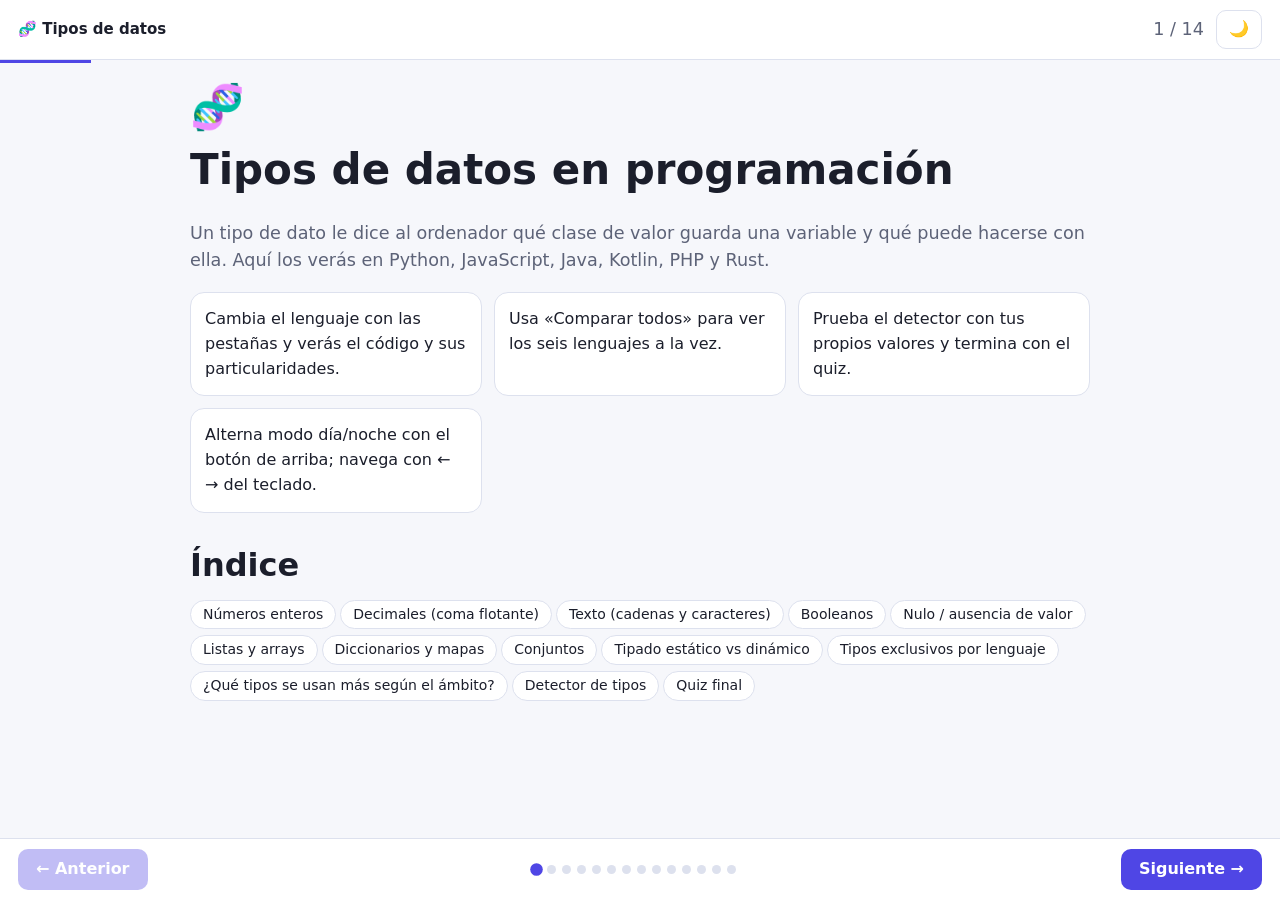
<file: Tipos de datos en programación/Tipos de datos en programación.html>
<!DOCTYPE html>
<html lang="es">
<head>
<meta charset="utf-8">
<meta name="viewport" content="width=device-width, initial-scale=1, viewport-fit=cover">
<title>Tipos de datos en programación</title>
<style>
:root{--bg:#f6f7fb;--card:#fff;--ink:#1b1e2b;--mut:#5d6378;--bd:#dde1ee;--code:#eef0f8;--acc:#4f46e5;--ok:#16a34a;--ko:#dc2626;color-scheme:light;box-sizing:border-box;padding-top:env(safe-area-inset-top,0px);padding-bottom:env(safe-area-inset-bottom,0px)}
@media(prefers-color-scheme:dark){:root:not([data-theme="light"]){--bg:#0f1220;--card:#181c2f;--ink:#eceefb;--mut:#9aa1c0;--bd:#2a3050;--code:#0d1020;--acc:#9aa1ff;--ok:#4ade80;--ko:#f87171;color-scheme:dark}}
:root[data-theme="dark"]{--bg:#0f1220;--card:#181c2f;--ink:#eceefb;--mut:#9aa1c0;--bd:#2a3050;--code:#0d1020;--acc:#9aa1ff;--ok:#4ade80;--ko:#f87171;color-scheme:dark}
html{scroll-padding-top:env(safe-area-inset-top,0px)}
*{box-sizing:border-box}
html,body{height:100%;margin:0}
body{background:var(--bg);color:var(--ink);font:16px/1.55 system-ui,-apple-system,"Segoe UI",Roboto,sans-serif;display:flex;flex-direction:column;transition:background .3s,color .3s}
header,footer{display:flex;align-items:center;gap:12px;padding:10px 18px;background:var(--card);border-bottom:1px solid var(--bd)}
footer{border:0;border-top:1px solid var(--bd);justify-content:space-between}
header b{flex:1;font-size:15px}
#bar{height:3px;background:var(--acc);width:0;transition:width .3s}
button{font:inherit;color:inherit;cursor:pointer}
.ic,.nav{border:1px solid var(--bd);background:var(--card);border-radius:10px;padding:6px 12px}
.nav{background:var(--acc);color:#fff;border:0;padding:8px 18px;font-weight:600}
.nav:disabled{opacity:.35;cursor:default}
#stage{flex:1;overflow:auto;padding:22px 18px}
.slide{max-width:900px;margin:0 auto;animation:in .35s ease}
@keyframes in{from{opacity:0;transform:translateY(10px)}to{opacity:1;transform:none}}
h1{font-size:clamp(26px,5vw,42px);margin:.2em 0}
h2{font-size:clamp(22px,4vw,32px);margin:.2em 0}
.lead{color:var(--mut);font-size:1.1em}
.big{font-size:44px;line-height:1}
.hd{display:flex;gap:14px;align-items:center}
.hd .big{background:color-mix(in srgb,var(--acc) 15%,transparent);border-radius:16px;padding:12px 16px;font-family:ui-monospace,monospace;font-size:28px;color:var(--acc)}
.tabs{display:flex;flex-wrap:wrap;gap:6px;margin:16px 0 10px}
.tab{border:1px solid var(--bd);background:var(--card);border-radius:999px;padding:5px 14px}
.tab.on{background:var(--acc);color:#fff;border-color:var(--acc)}
pre{background:var(--code);border:1px solid var(--bd);border-radius:12px;padding:14px 16px;overflow-x:auto;margin:0;font:14px/1.5 ui-monospace,Menlo,Consolas,monospace}
.note{background:var(--card);border-left:4px solid var(--acc);border-radius:8px;padding:10px 14px;margin-top:12px}
.grid{display:grid;grid-template-columns:repeat(auto-fit,minmax(220px,1fr));gap:12px;margin-top:14px}
.card{background:var(--card);border:1px solid var(--bd);border-radius:14px;padding:14px;text-align:left}
button.card:hover,.chip:hover{border-color:var(--acc)}
button.card.on{border-color:var(--acc);box-shadow:0 0 0 2px var(--acc)}
.chip{display:inline-block;border:1px solid var(--bd);background:var(--card);border-radius:999px;padding:3px 12px;margin:3px 4px 3px 0;font-size:14px}
code{font-family:ui-monospace,monospace;color:var(--acc)}
table{width:100%;border-collapse:collapse;margin-top:12px}
td{border-top:1px solid var(--bd);padding:8px 6px;vertical-align:top;font-size:14px}
td:first-child{font-weight:700;white-space:nowrap}
input{width:100%;font:16px ui-monospace,monospace;padding:12px 14px;border-radius:12px;border:1px solid var(--bd);background:var(--card);color:var(--ink)}
.opt{display:block;width:100%;text-align:left;margin:8px 0;padding:10px 14px;border:1px solid var(--bd);border-radius:10px;background:var(--card)}
.opt.ok{border-color:var(--ok);background:color-mix(in srgb,var(--ok) 15%,transparent)}
.opt.ko{border-color:var(--ko);background:color-mix(in srgb,var(--ko) 15%,transparent)}
.res.ok{color:var(--ok)}.res.ko{color:var(--ko)}
#dots{display:flex;gap:6px}
#dots i{width:9px;height:9px;border-radius:50%;background:var(--bd);cursor:pointer}
#dots i.on{background:var(--acc);transform:scale(1.4)}
@media(max-width:640px){#dots{display:none}}
</style>
</head>
<body>
<header><b>🧬 Tipos de datos</b><span id="cnt" class="lead"></span><button class="ic" id="th" aria-label="Cambiar tema">🌙</button></header>
<div id="bar"></div>
<main id="stage"></main>
<footer><button class="nav" id="pv">← Anterior</button><div id="dots"></div><button class="nav" id="nx">Siguiente →</button></footer>

<script type="application/json" id="data">
{
"langs":{"py":"Python","js":"JavaScript","java":"Java","kt":"Kotlin","php":"PHP","rs":"Rust"},
"slides":[
{"kind":"intro","title":"Tipos de datos en programación","text":"Un tipo de dato le dice al ordenador qué clase de valor guarda una variable y qué puede hacerse con ella. Aquí los verás en Python, JavaScript, Java, Kotlin, PHP y Rust.",
 "how":["Cambia el lenguaje con las pestañas y verás el código y sus particularidades.","Usa «Comparar todos» para ver los seis lenguajes a la vez.","Prueba el detector con tus propios valores y termina con el quiz.","Alterna modo día/noche con el botón de arriba; navega con ← → del teclado."]},
{"kind":"type","id":"entero","icon":"123","title":"Números enteros","desc":"Números sin parte decimal: contadores, edades, índices, identificadores. Cada lenguaje decide cuántos bits ocupan.",
 "code":{"py":"edad = 25","js":"let edad = 25;","java":"int edad = 25;","kt":"val edad: Int = 25","php":"$edad = 25;","rs":"let edad: i32 = 25;"},
 "note":{"py":"int no tiene límite de tamaño: crece según lo necesites.","js":"Number es un double; para enteros enormes usa BigInt (25n).","java":"byte, short, int y long: 8, 16, 32 y 64 bits.","kt":"Byte, Short, Int, Long; también UInt sin signo.","php":"int de 64 bits; si desborda pasa a float.","rs":"i8…i128 con signo, u8…u128 sin signo, isize/usize."}},
{"kind":"type","id":"decimal","icon":"1.5","title":"Decimales (coma flotante)","desc":"Números con parte fraccionaria. Son aproximaciones binarias: por eso 0.1 + 0.2 no da exactamente 0.3.",
 "code":{"py":"precio = 9.99","js":"let precio = 9.99;","java":"double precio = 9.99;","kt":"val precio: Double = 9.99","php":"$precio = 9.99;","rs":"let precio: f64 = 9.99;"},
 "note":{"py":"float de 64 bits; para dinero usa decimal.Decimal.","js":"Es el mismo Number de los enteros.","java":"float (32) y double (64); BigDecimal para dinero.","kt":"Float exige sufijo f (9.99f); Double es el defecto.","php":"float de 64 bits.","rs":"f32 y f64; no hay conversión implícita entre ellos."}},
{"kind":"type","id":"texto","icon":"“A”","title":"Texto (cadenas y caracteres)","desc":"Secuencias de caracteres: nombres, mensajes, correos. Casi siempre son inmutables.",
 "code":{"py":"nombre = \"Ana\"","js":"let nombre = \"Ana\";","java":"String nombre = \"Ana\";","kt":"val nombre = \"Ana\"","php":"$nombre = \"Ana\";","rs":"let nombre: &str = \"Ana\";"},
 "note":{"py":"str inmutable y Unicode; no existe un char aparte.","js":"string inmutable (UTF-16) con plantillas de texto.","java":"String es un objeto; char es un primitivo de 16 bits.","kt":"String y Char; plantillas con $nombre.","php":"string es una secuencia de bytes; usa mb_* para Unicode.","rs":"&str (prestado) vs String (propio); char ocupa 4 bytes."}},
{"kind":"type","id":"booleano","icon":"T/F","title":"Booleanos","desc":"Solo dos valores: verdadero o falso. Son la base de condiciones y bucles.",
 "code":{"py":"activo = True","js":"let activo = true;","java":"boolean activo = true;","kt":"val activo: Boolean = true","php":"$activo = true;","rs":"let activo: bool = true;"},
 "note":{"py":"True/False con mayúscula; bool es subtipo de int (True == 1).","js":"Hay valores «falsy»: 0, \"\", null, undefined y NaN.","java":"boolean no se mezcla con enteros.","kt":"Boolean estricto, sin conversión desde números.","php":"0, \"\", [] y null se evalúan como false.","rs":"bool ocupa 1 byte; las condiciones exigen bool."}},
{"kind":"type","id":"nulo","icon":"∅","title":"Nulo / ausencia de valor","desc":"Representa «aquí no hay nada». Su mal uso causó el famoso «error del billón de dólares».",
 "code":{"py":"dato = None","js":"let dato = null; // o undefined","java":"String dato = null;","kt":"val dato: String? = null","php":"$dato = null;","rs":"let dato: Option<i32> = None;"},
 "note":{"py":"None es el único valor de NoneType.","js":"Dos ausencias: null (intencional) y undefined (sin asignar).","java":"Cualquier objeto puede ser null → NullPointerException; Optional ayuda.","kt":"Los tipos nulables llevan ? y el compilador te protege.","php":"PHP 8 añade ?int y el operador ?->.","rs":"No existe null: se usa Option<T> con Some/None."}},
{"kind":"type","id":"lista","icon":"[ ]","title":"Listas y arrays","desc":"Colecciones ordenadas accesibles por posición (índice).",
 "code":{"py":"nums = [1, 2, 3]","js":"let nums = [1, 2, 3];","java":"List<Integer> nums = List.of(1, 2, 3);","kt":"val nums = listOf(1, 2, 3)","php":"$nums = [1, 2, 3];","rs":"let nums = vec![1, 2, 3];"},
 "note":{"py":"list mutable y mixta; tuple es su versión inmutable.","js":"Array dinámico que puede mezclar tipos.","java":"int[] (tamaño fijo) o List<T> (dinámica y genérica).","kt":"listOf es de solo lectura; mutableListOf se puede modificar.","php":"array sirve como lista Y como diccionario.","rs":"[T; N] fijo, Vec<T> dinámico y tuplas como (i32, &str)."}},
{"kind":"type","id":"mapa","icon":"{ }","title":"Diccionarios y mapas","desc":"Pares clave → valor. Perfectos para datos con nombre, como un usuario o un JSON.",
 "code":{"py":"user = {\"nombre\": \"Ana\", \"edad\": 25}","js":"let user = { nombre: \"Ana\", edad: 25 };","java":"Map<String, Object> user = Map.of(\"nombre\", \"Ana\");","kt":"val user = mapOf(\"nombre\" to \"Ana\")","php":"$user = [\"nombre\" => \"Ana\", \"edad\" => 25];","rs":"let mut user = HashMap::new();\nuser.insert(\"nombre\", \"Ana\");"},
 "note":{"py":"dict conserva el orden de inserción.","js":"Object o Map (este admite claves de cualquier tipo).","java":"HashMap, TreeMap (ordenado) o LinkedHashMap.","kt":"Map / mutableMapOf; para campos fijos, data class.","php":"Arrays asociativos, además de objetos stdClass.","rs":"HashMap/BTreeMap; para campos fijos se usa struct."}},
{"kind":"type","id":"conjunto","icon":"∪","title":"Conjuntos","desc":"Colecciones sin elementos repetidos; ideales para pertenencia, uniones e intersecciones.",
 "code":{"py":"tags = {1, 2, 2}  # → {1, 2}","js":"let tags = new Set([1, 2, 2]);","java":"Set<Integer> tags = Set.of(1, 2);","kt":"val tags = setOf(1, 2, 2)","php":"$tags = array_unique([1, 2, 2]);","rs":"let tags = HashSet::from([1, 2, 2]);"},
 "note":{"py":"set y frozenset con operaciones de conjuntos (| & -).","js":"Set guarda valores únicos.","java":"HashSet, TreeSet y LinkedHashSet.","kt":"setOf / mutableSetOf.","php":"No hay set nativo: se simula con array_unique.","rs":"HashSet y BTreeSet en std::collections."}},
{"kind":"typing","title":"Tipado estático vs dinámico","text":"¿Cuándo se comprueba el tipo? Prueba a reasignar una variable de número a texto:",
 "modes":{"dinamico":{"label":"Dinámico (Python, JS, PHP)","code":"x = 5\nx = \"hola\"   # ¿permitido?","ok":true,"res":"✅ Válido: el tipo pertenece al valor, no a la variable. Los errores aparecen al ejecutar."},
 "estatico":{"label":"Estático (Java, Kotlin, Rust)","code":"int x = 5;\nx = \"hola\";  // ¿permitido?","ok":false,"res":"❌ Error de compilación: el tipo está fijado de antemano, así los fallos se detectan antes de ejecutar."}}},
{"kind":"exclusive","title":"Tipos exclusivos por lenguaje",
 "list":{"py":[{"t":"complex","d":"Números complejos nativos: 3 + 4j."},{"t":"bytes / bytearray","d":"Secuencias binarias para archivos y red."},{"t":"range","d":"Rango perezoso: range(0, 10)."}],
 "js":[{"t":"undefined","d":"Variable declarada pero sin valor."},{"t":"Symbol","d":"Identificadores únicos e irrepetibles."},{"t":"BigInt","d":"Enteros arbitrariamente grandes: 9007199254740993n."}],
 "java":[{"t":"Primitivos vs wrappers","d":"int/Integer, double/Double: el primitivo es rápido, el wrapper es un objeto."},{"t":"byte y short","d":"Enteros de 8 y 16 bits."},{"t":"record / enum","d":"Tipos de datos inmutables y enumeraciones con comportamiento."}],
 "kt":[{"t":"Unit","d":"Equivale a void, pero es un tipo real con un único valor."},{"t":"Nothing","d":"Tipo de lo que nunca devuelve (por ejemplo, lanza una excepción)."},{"t":"Any / sealed class","d":"Raíz de todos los tipos y jerarquías cerradas."}],
 "php":[{"t":"resource","d":"Referencia a recursos externos (archivos, conexiones)."},{"t":"callable / iterable","d":"Tipos que describen funciones y recorridos."},{"t":"mixed","d":"Acepta cualquier tipo (PHP 8)."}],
 "rs":[{"t":"Option<T> y Result<T,E>","d":"Sustituyen a null y a las excepciones."},{"t":"Tuplas y ()","d":"(i32, &str) agrupa tipos distintos; () es la unidad."},{"t":"&T / &mut T","d":"Referencias con ownership y borrowing: sin recolector de basura."}]}},
{"kind":"domains","title":"¿Qué tipos se usan más según el ámbito?",
 "items":[{"i":"🌐","n":"Web y APIs","t":"El intercambio de datos usa JSON, que solo conoce seis tipos.","c":["string","number","boolean","null","array","object"]},
 {"i":"📊","n":"Ciencia de datos","t":"Predominan Python y sus tipos numéricos de alto rendimiento.","c":["float64","ndarray","DataFrame","complex"]},
 {"i":"💰","n":"Finanzas","t":"El float es impreciso: se usan decimales exactos o enteros en céntimos.","c":["Decimal","BigDecimal","long (céntimos)"]},
 {"i":"🔌","n":"Sistemas y embebidos","t":"Importa cada bit: tamaños exactos y manejo directo de memoria.","c":["u8","i16","f32","punteros","bitflags"]},
 {"i":"📱","n":"Apps Android","t":"Kotlin evita fallos con tipos nulables y clases pensadas para datos.","c":["String?","data class","sealed class","Int"]},
 {"i":"🎮","n":"Videojuegos","t":"Mucha matemática en tiempo real con precisión simple.","c":["float / f32","Vector2/3","enum","bool"]}]},
{"kind":"detector","title":"Detector de tipos","text":"Escribe un valor y mira cómo se llama y se declara en cada lenguaje.",
 "ex":["42","3.14","true","\"hola\"","null","[1, 2, 3]","{\"a\": 1}"],
 "tpl":{"py":"x = {v}","js":"let x = {v};","java":"{T} x = {v};","kt":"val x: {T} = {v}","php":"$x = {v};","rs":"let x: {T} = {v};"},
 "types":{"entero":{"py":"int","js":"number","java":"int","kt":"Int","php":"int","rs":"i32"},
 "decimal":{"py":"float","js":"number","java":"double","kt":"Double","php":"float","rs":"f64"},
 "booleano":{"py":"bool","js":"boolean","java":"boolean","kt":"Boolean","php":"bool","rs":"bool"},
 "texto":{"py":"str","js":"string","java":"String","kt":"String","php":"string","rs":"&str"},
 "nulo":{"py":"NoneType","js":"null","java":"referencia null","kt":"tipo nulable (?)","php":"null","rs":"Option<T>"},
 "lista":{"py":"list","js":"Array","java":"List<T>","kt":"List<T>","php":"array","rs":"Vec<T>"},
 "mapa":{"py":"dict","js":"Object / Map","java":"Map<K,V>","kt":"Map<K,V>","php":"array asociativo","rs":"HashMap<K,V>"}}},
{"kind":"quiz","title":"Quiz final",
 "q":[{"q":"¿Qué usa Rust en lugar de null?","o":["undefined","Option<T>","Nothing","void"],"a":1,"w":"Option<T> obliga a tratar explícitamente la ausencia de valor."},
 {"q":"¿Qué tipo de JavaScript permite enteros mayores que 2^53?","o":["Symbol","long","BigInt","double"],"a":2,"w":"BigInt (con sufijo n) no tiene límite práctico de tamaño."},
 {"q":"¿Qué lenguaje marca los tipos nulables con «?»","o":["Kotlin","PHP","Java","Python"],"a":0,"w":"En Kotlin, String? admite null y String no."},
 {"q":"¿Qué tipo es el más seguro para dinero exacto?","o":["float","char","Decimal / BigDecimal","bool"],"a":2,"w":"Los decimales exactos evitan errores de redondeo binario."},
 {"q":"¿Cuál NO es un tipo primitivo de Java?","o":["int","boolean","String","double"],"a":2,"w":"String es una clase (objeto), no un primitivo."}]}
]}
</script>

<script>
const D=JSON.parse(document.getElementById('data').textContent),L=D.langs,K=Object.keys(L),S=D.slides,stage=document.getElementById('stage');
let i=0,lang='py',cmp=false,mode=null,dom=0,val='42',qa=[],root=document.documentElement;
try{lang=localStorage.getItem('lang')||'py'}catch(e){}
const el=(t,c,h)=>{const e=document.createElement(t);if(c)e.className=c;if(h!=null)e.innerHTML=h;return e};
const esc=s=>String(s).replace(/[&<>]/g,c=>({'&':'&amp;','<':'&lt;','>':'&gt;'}[c]));
const pre=c=>`<pre><code style="color:inherit">${esc(c)}</code></pre>`;
function tabs(cur,cb){const d=el('div','tabs');K.forEach(k=>{const b=el('button','tab'+(k===cur?' on':''),L[k]);b.onclick=()=>cb(k);d.append(b)});return d}
function setLang(k){lang=k;try{localStorage.setItem('lang',k)}catch(e){}show(true)}
const R={
intro(v,s){v.innerHTML=`<div class="big">🧬</div><h1>${s.title}</h1><p class="lead">${s.text}</p><div class="grid">${s.how.map(h=>`<div class="card">${h}</div>`).join('')}</div><h2 style="margin-top:28px">Índice</h2>`;
 const c=el('div');S.forEach((x,j)=>{if(j){const b=el('button','chip',x.title);b.onclick=()=>go(j);c.append(b)}});v.append(c)},
type(v,s){v.innerHTML=`<div class="hd"><div class="big">${s.icon}</div><div><h2>${s.title}</h2><p class="lead" style="margin:0">${s.desc}</p></div></div>`;
 const t=el('div','tabs');t.append(...tabs(lang,setLang).children);const b=el('button','tab'+(cmp?' on':''),'⇄ Comparar todos');b.onclick=()=>{cmp=!cmp;show(true)};t.append(b);v.append(t);
 if(cmp){v.insertAdjacentHTML('beforeend','<table>'+K.map(k=>`<tr><td>${L[k]}</td><td><code style="white-space:pre-wrap">${esc(s.code[k])}</code><br><span class="lead" style="font-size:13px">${s.note[k]}</span></td></tr>`).join('')+'</table>')}
 else{v.insertAdjacentHTML('beforeend',pre(s.code[lang])+`<div class="note">💡 <b>${L[lang]}:</b> ${s.note[lang]}</div>`)}},
typing(v,s){v.innerHTML=`<h2>${s.title}</h2><p class="lead">${s.text}</p>`;const t=el('div','tabs');
 Object.entries(s.modes).forEach(([k,m])=>{const b=el('button','tab'+(mode===k?' on':''),m.label);b.onclick=()=>{mode=k;show(true)};t.append(b)});v.append(t);
 if(mode){const m=s.modes[mode];v.insertAdjacentHTML('beforeend',pre(m.code)+`<div class="note res ${m.ok?'ok':'ko'}">${m.res}</div>`)}},
exclusive(v,s){v.innerHTML=`<h2>${s.title}</h2><p class="lead">Elige un lenguaje y descubre qué tiene que otros no.</p>`;v.append(tabs(lang,setLang));
 v.insertAdjacentHTML('beforeend','<div class="grid">'+s.list[lang].map(x=>`<div class="card"><b><code>${esc(x.t)}</code></b><br>${x.d}</div>`).join('')+'</div>')},
domains(v,s){v.innerHTML=`<h2>${s.title}</h2><p class="lead">Toca un ámbito.</p>`;const g=el('div','grid');
 s.items.forEach((x,j)=>{const b=el('button','card'+(j===dom?' on':''),`<div class="big" style="font-size:30px">${x.i}</div><b>${x.n}</b>`);b.onclick=()=>{dom=j;show(true)};g.append(b)});v.append(g);
 const x=s.items[dom];v.insertAdjacentHTML('beforeend',`<div class="note"><b>${x.n}:</b> ${x.t}<div style="margin-top:8px">${x.c.map(c=>`<span class="chip"><code>${esc(c)}</code></span>`).join('')}</div></div>`)},
detector(v,s){v.innerHTML=`<h2>${s.title}</h2><p class="lead">${s.text}</p>`;const inp=el('input');inp.value=val;inp.placeholder='Ej.: 42, 3.14, true, "hola", null, [1,2,3]…';v.append(inp);
 const ex=el('div','tabs');s.ex.forEach(e=>{const b=el('button','chip',esc(e));b.onclick=()=>{val=e;inp.value=e;out()};ex.append(b)});v.append(ex);const o=el('div');v.append(o);
 function out(){val=inp.value;const t=val.trim();if(!t){o.innerHTML='';return}
  const k=/^-?\d+$/.test(t)?'entero':/^-?\d*[.,]\d+$/.test(t)?'decimal':/^(true|false)$/i.test(t)?'booleano':/^(null|none|nil|undefined)$/i.test(t)?'nulo':/^\[.*\]$/.test(t)?'lista':/^\{.*\}$/.test(t)?'mapa':'texto';
  const ty=s.types[k];o.innerHTML=`<p>Detectado: <b style="color:var(--acc)">${k}</b></p><div class="grid">`+K.map(l=>{
   let d;if(['lista','mapa','nulo'].includes(k)){d=S.find(x=>x.id===k).code[l]}else{let x=t;if(k==='decimal')x=t.replace(',','.');if(k==='booleano'){x=t.toLowerCase();if(l==='py')x=x[0].toUpperCase()+x.slice(1)}if(k==='texto')x='"'+t.replace(/^["']|["']$/g,'')+'"';d=s.tpl[l].replace('{T}',ty[l]).replace('{v}',x)}
   return `<div class="card"><b>${L[l]}</b> · <code>${esc(ty[l])}</code>${pre(d).replace('<pre>','<pre style="margin-top:8px">')}</div>`}).join('')+'</div>'}
 inp.oninput=out;out()},
quiz(v,s){v.innerHTML=`<h2>${s.title}</h2>`;let sc=0;s.q.forEach((q,n)=>{const c=el('div','card');c.style.margin='12px 0';c.innerHTML=`<b>${n+1}. ${q.q}</b>`;
  q.o.forEach((t,j)=>{const b=el('button','opt',esc(t));b.onclick=()=>{if(qa[n]!=null)return;qa[n]=j;show(true)};
   if(qa[n]!=null){b.classList.add(j===q.a?'ok':j===qa[n]?'ko':'x')}c.append(b)});
  if(qa[n]!=null){if(qa[n]===q.a)sc++;c.insertAdjacentHTML('beforeend',`<div class="lead">${qa[n]===q.a?'✅':'❌'} ${q.w}</div>`)}v.append(c)});
 if(qa.filter(x=>x!=null).length===s.q.length){const b=el('button','nav',`🏆 ${sc}/${s.q.length} · Reintentar`);b.onclick=()=>{qa=[];show(true)};v.append(b)}}};
const dots=document.getElementById('dots');S.forEach((s,j)=>{const d=el('i');d.title=s.title;d.onclick=()=>go(j);dots.append(d)});
function go(n){i=Math.max(0,Math.min(S.length-1,n));show()}
function show(keep){const y=stage.scrollTop;stage.innerHTML='';const v=el('section','slide');if(keep)v.style.animation='none';R[S[i].kind](v,S[i]);stage.append(v);stage.scrollTop=keep?y:0;
 document.getElementById('cnt').textContent=(i+1)+' / '+S.length;document.getElementById('bar').style.width=((i+1)/S.length*100)+'%';
 [...dots.children].forEach((d,j)=>d.classList.toggle('on',j===i));pv.disabled=i===0;nx.disabled=i===S.length-1}
const pv=document.getElementById('pv'),nx=document.getElementById('nx');pv.onclick=()=>go(i-1);nx.onclick=()=>go(i+1);
addEventListener('keydown',e=>{if(e.target.tagName==='INPUT')return;if(e.key==='ArrowRight')go(i+1);if(e.key==='ArrowLeft')go(i-1)});
const th=document.getElementById('th');
function theme(t){root.dataset.theme=t;th.textContent=t==='dark'?'☀️':'🌙';try{localStorage.setItem('theme',t)}catch(e){}}
let t0=null;try{t0=localStorage.getItem('theme')}catch(e){}
theme(t0||(matchMedia('(prefers-color-scheme: dark)').matches?'dark':'light'));
th.onclick=()=>theme(root.dataset.theme==='dark'?'light':'dark');
show();
</script>
</body>
</html>
</file>
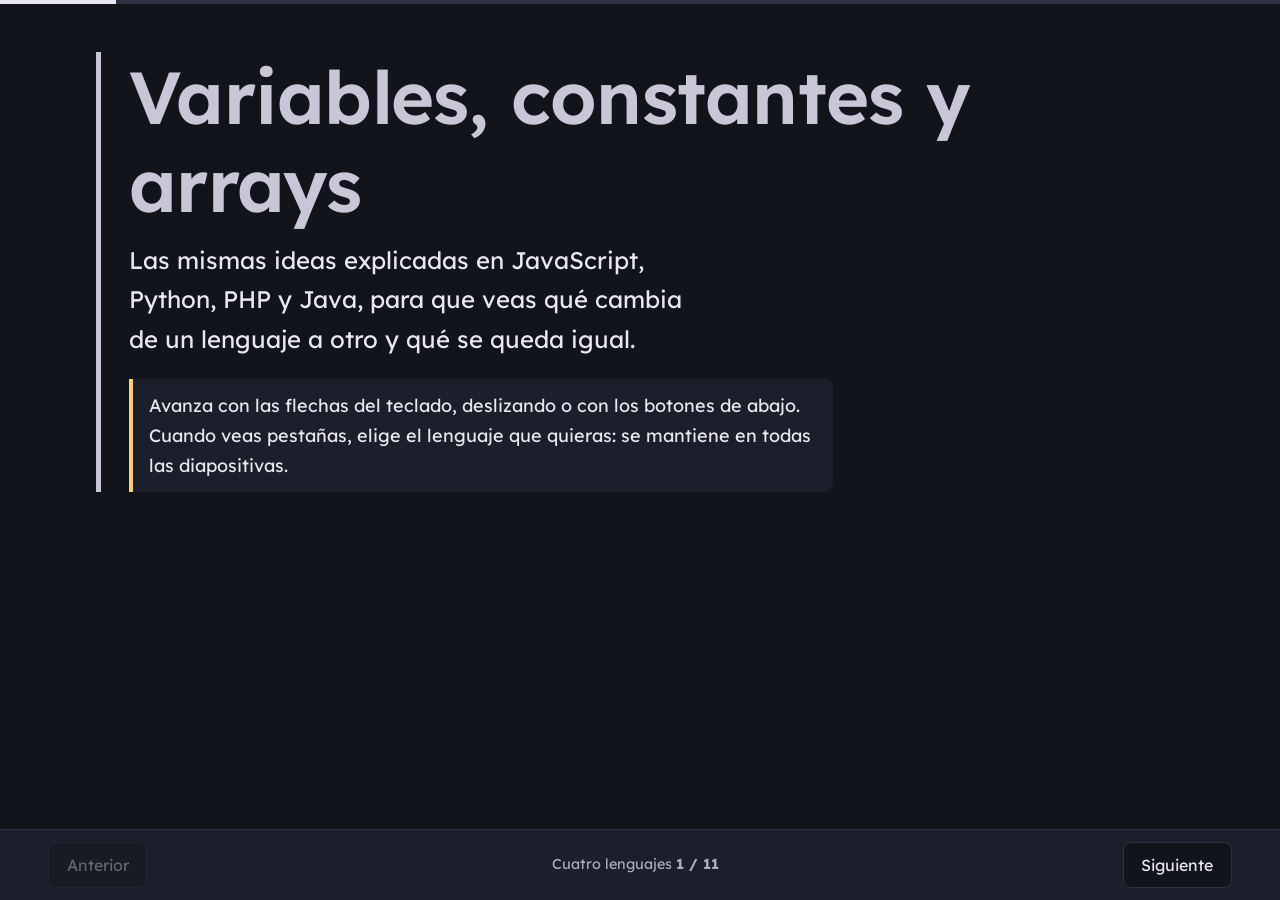
<file: Variables, constantes y arrays en cuatro lenguajes/Variables, constantes y arrays en cuatro lenguajes.html>
<!DOCTYPE html>
<html lang="es">
<head>
<meta charset="utf-8">
<meta name="viewport" content="width=device-width, initial-scale=1, viewport-fit=cover">
<title>Variables, constantes y arrays en cuatro lenguajes</title>
<link rel="stylesheet" href="https://fonts.googleapis.com/css2?family=JetBrains+Mono:wght@400;600&family=Lexend:wght@300;400;600&display=swap">
<style>
:root{
  color-scheme: dark;
  --bg:#12141c; --panel:#1b1f2b; --code:#0d0f16; --line:#2c3243;
  --text:#e9e7f1; --muted:#a8adc0;
  --var:#7db4ff; --const:#f0a6c8; --arr:#6fd9bf; --aviso:#ffcf70; --neutro:#c9c6d8;
  --sans:"Lexend", system-ui, -apple-system, "Segoe UI", sans-serif;
  --mono:"JetBrains Mono", ui-monospace, "SFMono-Regular", Menlo, Consolas, monospace;
  box-sizing:border-box;
  padding-top:env(safe-area-inset-top,0px);
  padding-bottom:env(safe-area-inset-bottom,0px);
}
*,*::before,*::after{box-sizing:inherit}
html{height:100%;scroll-padding-top:env(safe-area-inset-top,0px)}
body{height:100%;margin:0;background:var(--bg);color:var(--text);font-family:var(--sans);font-size:1.125rem;line-height:1.65;display:flex;flex-direction:column}
.progreso{height:4px;background:var(--line);flex:none}
.progreso i{display:block;height:100%;width:0;background:var(--text);transition:width .3s}
main{flex:1;overflow-y:auto;overflow-x:hidden;padding:clamp(1.25rem,4vw,3rem)}
.slide{max-width:68rem;margin:0 auto;padding-left:clamp(1rem,2.5vw,1.75rem);border-left:5px solid var(--acento,var(--neutro))}
.slide[data-acento=var]{--acento:var(--var)}
.slide[data-acento=const]{--acento:var(--const)}
.slide[data-acento=arr]{--acento:var(--arr)}
.slide[data-acento=neutro]{--acento:var(--neutro)}
.slide.entra{animation:entra .25s ease-out}
@keyframes entra{from{opacity:0;transform:translateX(14px)}to{opacity:1;transform:none}}
h1,h2{margin:0 0 .75rem;font-weight:600;line-height:1.2;letter-spacing:-.01em;font-size:clamp(1.75rem,4.2vw,2.9rem);color:var(--acento)}
.portada h1{font-size:clamp(2.2rem,6.5vw,4.6rem)}
.portada .texto{font-size:clamp(1.15rem,2.4vw,1.5rem);max-width:36rem}
.texto{max-width:44rem;margin:0 0 1.25rem}
code{font-family:var(--mono);font-size:.92em;background:var(--code);border:1px solid var(--line);border-radius:5px;padding:.08em .4em;color:var(--acento)}
ul.puntos{margin:1.25rem 0 0;padding-left:1.2rem;max-width:44rem}
ul.puntos li{margin:.45rem 0}
ul.puntos li::marker{color:var(--acento)}
.cuerpo{display:flex;flex-wrap:wrap;gap:1.25rem;align-items:flex-start;margin-top:.5rem}
.bloque-codigo{flex:1 1 24rem;min-width:0;max-width:40rem}
.bloque-codigo.ancho{flex-basis:100%;max-width:none}
pre{margin:0;font-family:var(--mono);font-size:clamp(.85rem,1.9vw,1.02rem);line-height:1.6;overflow-x:auto}
.codigo{background:var(--code);border:1px solid var(--line);border-radius:10px 10px 0 0;padding:1rem 1.25rem}
.codigo:last-child{border-radius:10px}
.tabs + .codigo{border-top-left-radius:0}
.salida{background:var(--panel);border:1px solid var(--line);border-top:0;border-radius:0 0 10px 10px;padding:.75rem 1.25rem;color:var(--muted)}
.salida span{display:block;font-family:var(--sans);font-size:.8rem;margin-bottom:.25rem}
.tabs{display:flex;flex-wrap:wrap;gap:.25rem;margin-bottom:-1px;position:relative}
.tab{border-radius:8px 8px 0 0;border:1px solid var(--line);padding:.4rem .9rem;font-size:.9rem;background:var(--bg);color:var(--muted)}
.tab.on{background:var(--code);color:var(--acento);border-bottom-color:var(--code)}
.grid4{display:grid;grid-template-columns:repeat(auto-fit,minmax(17rem,1fr));gap:1rem}
.mini h3{margin:0 0 .35rem;font-size:1rem;font-weight:600;color:var(--acento)}
.mini .codigo{border-radius:10px}
.k{color:#c9a7ff}.s{color:#8fe3a8}.n{color:var(--aviso)}.c{color:#7f869b;font-style:italic}.f{color:var(--var)}.v{color:#ffb38a}
.visual{flex:1 1 16rem;min-width:0}
.leyenda{margin:.75rem 0 0;font-size:.95rem;color:var(--muted);max-width:30rem}
.cajas{display:flex;flex-wrap:wrap;gap:.9rem}
.caja{min-width:6.5rem;background:var(--panel);border:2px solid var(--neutro);border-radius:10px;padding:.5rem .9rem .8rem}
.caja.variable{border-color:var(--var);border-style:dashed}
.caja.constante{border-color:var(--const);border-width:4px}
.caja small{display:block;font-size:.8rem;color:var(--muted)}
.caja b{display:block;font-family:var(--mono);font-size:1.5rem;font-weight:600;margin-top:.15rem}
.caja .nom{font-family:var(--mono);font-size:.95rem}
.indices{display:flex;flex-wrap:wrap;gap:.35rem;align-items:flex-end}
.indices .nombre{font-family:var(--mono);font-size:1.1rem;margin-right:.5rem;align-self:center}
.cel{text-align:center}
.cel em{display:block;font-style:normal;font-family:var(--mono);font-size:.9rem;color:var(--arr)}
.cel b{display:block;min-width:5.5rem;font-family:var(--mono);font-weight:400;font-size:1.05rem;padding:.7rem .6rem;background:var(--panel);border:2px solid var(--arr);border-radius:8px}
.partes{display:flex;flex-wrap:wrap;gap:.9rem 1rem}
.parte{text-align:center}
.parte b{display:block;font-family:var(--mono);font-size:clamp(1.5rem,4vw,2.4rem);font-weight:600;padding:.2rem .8rem;border-bottom:3px solid var(--p)}
.parte small{display:block;margin-top:.35rem;font-size:.85rem;color:var(--muted);max-width:7.5rem}
.parte:nth-child(1){--p:#c9a7ff}.parte:nth-child(2){--p:var(--var)}.parte:nth-child(3){--p:var(--aviso)}.parte:nth-child(4){--p:#8fe3a8}.parte:nth-child(5){--p:var(--muted)}
.columnas{display:grid;grid-template-columns:repeat(auto-fit,minmax(14rem,1fr));gap:1rem;margin-top:1.25rem}
.col{background:var(--panel);border:1px solid var(--line);border-top:4px solid var(--c,var(--neutro));border-radius:10px;padding:1rem 1.25rem}
.col[data-acento=var]{--c:var(--var)}.col[data-acento=const]{--c:var(--const)}.col[data-acento=arr]{--c:var(--arr)}.col[data-acento=aviso]{--c:var(--aviso)}
.col h3{margin:0 0 .5rem;font-size:1.15rem;font-weight:600;color:var(--c)}
.col ul{margin:0;padding-left:1.1rem}.col li{margin:.4rem 0}
.col code{color:var(--c)}
.nota{max-width:44rem;margin:1.25rem 0 0;padding:.75rem 1rem;background:var(--panel);border-left:4px solid var(--aviso);border-radius:0 8px 8px 0}
nav{flex:none;display:flex;align-items:center;justify-content:space-between;gap:1rem;padding:.75rem clamp(1rem,4vw,3rem);border-top:1px solid var(--line);background:var(--panel)}
nav .info{color:var(--muted);font-size:.9rem;text-align:center}
button{font:inherit;font-size:1rem;color:var(--text);background:var(--bg);border:1px solid var(--line);border-radius:8px;padding:.55rem 1.1rem;cursor:pointer}
button:hover:not(:disabled){border-color:var(--text)}
button:disabled{opacity:.35;cursor:default}
button:focus-visible{outline:3px solid var(--aviso);outline-offset:2px}
.tab{padding:.4rem .9rem;font-size:.9rem}
.error{max-width:40rem;margin:2rem auto;padding:1rem 1.25rem;border:2px solid var(--aviso);border-radius:10px;background:var(--panel)}
@media (prefers-reduced-motion:reduce){.slide.entra{animation:none}.progreso i{transition:none}}
@media (max-width:520px){body{font-size:1rem}nav .info span{display:none}}
</style>
</head>
<body>
<div class="progreso" aria-hidden="true"><i id="barra"></i></div>
<main id="escena" tabindex="-1" aria-live="polite"></main>
<nav>
  <button id="ant" type="button">Anterior</button>
  <div class="info"><span id="titulo-web"></span> <b id="contador"></b></div>
  <button id="sig" type="button">Siguiente</button>
</nav>

<!--
  CONTENIDO EDITABLE
  Todo el texto de las diapositivas está en este bloque JSON.
  Edita solo los textos entre comillas. Campos de cada diapositiva (todos opcionales menos "titulo"):
    acento: "var" (azul), "const" (rosa), "arr" (verde) o "neutro"
    titulo, texto, nota
    puntos: lista de frases · usa `comillas inversas` para resaltar código
    codigo: un texto, o un objeto con un código por lenguaje:
            {"javascript":"...","python":"...","php":"...","java":"..."}  (usa \n para los saltos de línea y \" para comillas)
    modo: "todos" muestra todos los lenguajes a la vez en lugar de pestañas
    salida: un texto, o un objeto con una salida por lenguaje
    consejo: objeto con una frase por lenguaje, que cambia al elegir pestaña
    visual: {"tipo":"cajas"|"partes"|"indices", ...}
    columnas: lista de {titulo, acento, puntos}
  Lenguajes admitidos para colorear el código: javascript, python, php, java
-->
<script type="application/json" id="datos">
{
  "meta": { "titulo": "Cuatro lenguajes" },
  "lenguajes": { "javascript": "JavaScript", "python": "Python", "php": "PHP", "java": "Java" },
  "diapositivas": [
    {
      "portada": true,
      "acento": "neutro",
      "titulo": "Variables, constantes y arrays",
      "texto": "Las mismas ideas explicadas en JavaScript, Python, PHP y Java, para que veas qué cambia de un lenguaje a otro y qué se queda igual.",
      "nota": "Avanza con las flechas del teclado, deslizando o con los botones de abajo. Cuando veas pestañas, elige el lenguaje que quieras: se mantiene en todas las diapositivas."
    },
    {
      "acento": "neutro",
      "titulo": "Un programa necesita memoria",
      "texto": "Cuando escribes tu nombre en una web, el programa tiene que recordarlo para poder saludarte. Para eso guarda los datos en la memoria del ordenador.",
      "puntos": [
        "Imagina cajas con una etiqueta en la tapa.",
        "La etiqueta es el nombre; lo que hay dentro es el valor.",
        "Esta idea es igual en todos los lenguajes. Lo que cambia es cómo se escribe."
      ],
      "visual": {
        "tipo": "cajas",
        "items": [
          { "n": "nombre", "v": "“Ana”" },
          { "n": "edad", "v": "25" },
          { "n": "esAdmin", "v": "true" }
        ]
      }
    },
    {
      "acento": "neutro",
      "titulo": "Los cuatro lenguajes",
      "texto": "Todos sirven para programar, pero cada uno tiene su carácter.",
      "columnas": [
        { "titulo": "JavaScript", "acento": "aviso", "puntos": [ "El lenguaje de las páginas web.", "El tipo del dato se decide solo.", "Funciona en el navegador y en servidores." ] },
        { "titulo": "Python", "acento": "arr", "puntos": [ "Muy legible, parecido al inglés.", "No usa `;` ni llaves.", "Muy usado en datos e inteligencia artificial." ] },
        { "titulo": "PHP", "acento": "const", "puntos": [ "Pensado para el servidor de una web.", "Las variables empiezan por `$`.", "Mueve gran parte de internet." ] },
        { "titulo": "Java", "acento": "var", "puntos": [ "Muy usado en empresas y apps Android.", "Hay que indicar el tipo de cada dato.", "Es más estricto, pero detecta errores antes." ] }
      ]
    },
    {
      "acento": "var",
      "titulo": "Variable: una caja que puedes cambiar",
      "texto": "Una variable guarda un dato y permite sustituirlo por otro cuando haga falta. Mira cómo se crea y se cambia en cada lenguaje.",
      "codigo": {
        "javascript": "let edad = 25;\nconsole.log(edad);\n\nedad = 26; // cambiamos el valor\nconsole.log(edad);",
        "python": "edad = 25\nprint(edad)\n\nedad = 26  # cambiamos el valor\nprint(edad)",
        "php": "$edad = 25;\necho $edad . \"\\n\";\n\n$edad = 26; // cambiamos el valor\necho $edad;",
        "java": "int edad = 25;\nSystem.out.println(edad);\n\nedad = 26; // cambiamos el valor\nSystem.out.println(edad);"
      },
      "salida": "25\n26",
      "consejo": {
        "javascript": "En JavaScript se crea con `let`.",
        "python": "En Python no hace falta ninguna palabra clave: basta con escribir `edad = 25`.",
        "php": "En PHP el nombre de la variable siempre empieza por `$`.",
        "java": "En Java debes indicar el tipo del dato: `int` guarda números enteros."
      },
      "visual": {
        "tipo": "cajas",
        "items": [ { "n": "edad", "v": "26", "tipo": "variable" } ],
        "leyenda": "Tras el segundo paso, la caja contiene 26. El 25 ya no está."
      }
    },
    {
      "acento": "var",
      "titulo": "¿Se puede cambiar el tipo de dato?",
      "texto": "JavaScript, Python y PHP deciden el tipo según el valor y dejan cambiarlo (tipado dinámico). Java fija el tipo al crear la variable (tipado estático).",
      "codigo": {
        "javascript": "let dato = 5;\ndato = \"cinco\"; // válido",
        "python": "dato = 5\ndato = \"cinco\"  # válido",
        "php": "$dato = 5;\n$dato = \"cinco\"; // válido",
        "java": "int dato = 5;\ndato = \"cinco\"; // ¡error!"
      },
      "salida": {
        "javascript": "(sin errores)",
        "python": "(sin errores)",
        "php": "(sin errores)",
        "java": "error: incompatible types: String cannot be converted to int"
      },
      "nota": "Más libertad es más cómodo; más estricto es más seguro. Ninguna opción es mejor en todo."
    },
    {
      "acento": "var",
      "titulo": "Cómo nombrar las variables",
      "texto": "Cada comunidad tiene su costumbre. En todos los lenguajes: no empieces por un número y no uses espacios.",
      "columnas": [
        { "titulo": "JavaScript", "acento": "aviso", "puntos": [ "`edadUsuario`", "Estilo camelCase" ] },
        { "titulo": "Python", "acento": "arr", "puntos": [ "`edad_usuario`", "Estilo snake_case, con guion bajo" ] },
        { "titulo": "PHP", "acento": "const", "puntos": [ "`$edadUsuario`", "Empieza por `$`, luego camelCase" ] },
        { "titulo": "Java", "acento": "var", "puntos": [ "`edadUsuario`", "Estilo camelCase" ] }
      ],
      "nota": "Los lenguajes distinguen mayúsculas: `edad` y `Edad` son nombres distintos."
    },
    {
      "acento": "const",
      "titulo": "Constante: una caja sellada",
      "texto": "Una constante guarda un valor que no debe cambiar. Cada lenguaje la protege a su manera.",
      "codigo": {
        "javascript": "const iva = 0.21;\nconsole.log(iva);\n\niva = 0.10; // ¡error!",
        "python": "IVA = 0.21\nprint(IVA)\n\nIVA = 0.10  # se puede, pero no se debe",
        "php": "const IVA = 0.21;\necho IVA . \"\\n\";\n\ndefine(\"PAIS\", \"España\");\necho PAIS;",
        "java": "final double IVA = 0.21;\nSystem.out.println(IVA);\n\nIVA = 0.10; // ¡error!"
      },
      "salida": {
        "javascript": "0.21\nTypeError: Assignment to constant variable.",
        "python": "0.21",
        "php": "0.21\nEspaña",
        "java": "error: cannot assign a value to final variable IVA"
      },
      "consejo": {
        "javascript": "`const` impide volver a asignar la constante.",
        "python": "Python no tiene constantes reales. Se escriben en MAYÚSCULAS para avisar de que no deben cambiar.",
        "php": "En PHP se usa `const` o `define()`, y el nombre se escribe sin `$`.",
        "java": "En Java se usa `final`: el compilador no deja cambiar el valor."
      },
      "visual": {
        "tipo": "cajas",
        "items": [ { "n": "IVA", "v": "0.21", "tipo": "constante" } ],
        "leyenda": "El borde grueso recuerda que esta caja está sellada."
      }
    },
    {
      "acento": "arr",
      "titulo": "Array: una fila de cajas",
      "texto": "Un array guarda varios valores en orden. Cada elemento tiene una posición, llamada índice, y el primero es siempre el 0.",
      "codigo": {
        "javascript": "const frutas = [\"manzana\", \"pera\", \"uva\"];\nconsole.log(frutas[0]);",
        "python": "frutas = [\"manzana\", \"pera\", \"uva\"]\nprint(frutas[0])",
        "php": "$frutas = [\"manzana\", \"pera\", \"uva\"];\necho $frutas[0];",
        "java": "String[] frutas = {\"manzana\", \"pera\", \"uva\"};\nSystem.out.println(frutas[0]);"
      },
      "salida": "manzana",
      "consejo": {
        "javascript": "En JavaScript se llama array y se escribe entre corchetes.",
        "python": "Python lo llama lista y también usa corchetes.",
        "php": "PHP usa corchetes (o `array()`) y el nombre lleva `$`.",
        "java": "Un array de Java tiene tamaño fijo y todos sus elementos son del mismo tipo."
      },
      "visual": {
        "tipo": "indices",
        "nombre": "frutas",
        "items": [ "“manzana”", "“pera”", "“uva”" ],
        "leyenda": "Los números de arriba son los índices."
      }
    },
    {
      "acento": "arr",
      "titulo": "Añadir y quitar elementos",
      "texto": "Los nombres de las operaciones cambian, pero la idea es la misma: añadir al final, quitar el último y contar cuántos hay.",
      "codigo": {
        "javascript": "const frutas = [\"manzana\", \"pera\"];\nfrutas.push(\"uva\");\nconsole.log(frutas.length);\nfrutas.pop();\nconsole.log(frutas.length);",
        "python": "frutas = [\"manzana\", \"pera\"]\nfrutas.append(\"uva\")\nprint(len(frutas))\nfrutas.pop()\nprint(len(frutas))",
        "php": "$frutas = [\"manzana\", \"pera\"];\narray_push($frutas, \"uva\");\necho count($frutas) . \"\\n\";\narray_pop($frutas);\necho count($frutas);",
        "java": "ArrayList<String> frutas = new ArrayList<>();\nfrutas.add(\"manzana\");\nfrutas.add(\"pera\");\nfrutas.add(\"uva\");\nSystem.out.println(frutas.size());\nfrutas.remove(frutas.size() - 1);\nSystem.out.println(frutas.size());"
      },
      "salida": "3\n2",
      "consejo": {
        "javascript": "`push` añade al final, `pop` quita el último y `length` cuenta.",
        "python": "`append` añade al final, `pop` quita el último y `len()` cuenta.",
        "php": "`array_push` añade, `array_pop` quita y `count()` cuenta.",
        "java": "Para poder crecer, Java usa `ArrayList` en lugar de un array de tamaño fijo."
      }
    },
    {
      "acento": "arr",
      "titulo": "Recorrer un array",
      "texto": "Para hacer algo con cada elemento no hace falta escribirlos uno a uno: un bucle los visita todos.",
      "codigo": {
        "javascript": "const frutas = [\"manzana\", \"pera\", \"uva\"];\n\nfor (const fruta of frutas) {\n  console.log(fruta);\n}",
        "python": "frutas = [\"manzana\", \"pera\", \"uva\"]\n\nfor fruta in frutas:\n    print(fruta)",
        "php": "$frutas = [\"manzana\", \"pera\", \"uva\"];\n\nforeach ($frutas as $fruta) {\n    echo $fruta . \"\\n\";\n}",
        "java": "String[] frutas = {\"manzana\", \"pera\", \"uva\"};\n\nfor (String fruta : frutas) {\n    System.out.println(fruta);\n}"
      },
      "salida": "manzana\npera\nuva",
      "consejo": {
        "javascript": "`for...of` entrega un elemento en cada vuelta.",
        "python": "`for ... in` es el bucle más corto de los cuatro. Fíjate en los `:` y en la sangría.",
        "php": "`foreach` significa “para cada”: `$fruta` toma un elemento en cada vuelta.",
        "java": "Este `for` mejorado se lee: para cada `String fruta` dentro de `frutas`."
      }
    },
    {
      "acento": "neutro",
      "titulo": "Resumen: tres ideas, cuatro lenguajes",
      "texto": "Variable, constante y array en una sola mirada.",
      "modo": "todos",
      "codigo": {
        "javascript": "let edad = 25;\nconst IVA = 0.21;\nconst notas = [5, 7, 9];",
        "python": "edad = 25\nIVA = 0.21  # convención\nnotas = [5, 7, 9]",
        "php": "$edad = 25;\nconst IVA = 0.21;\n$notas = [5, 7, 9];",
        "java": "int edad = 25;\nfinal double IVA = 0.21;\nint[] notas = {5, 7, 9};"
      },
      "nota": "Siguiente paso: elige un lenguaje, abre su editor o consola en línea y cambia estos ejemplos para ver qué ocurre."
    }
  ]
}
</script>

<script>
(function(){
  var escena = document.getElementById('escena');
  var barra = document.getElementById('barra');
  var contador = document.getElementById('contador');
  var btnAnt = document.getElementById('ant');
  var btnSig = document.getElementById('sig');
  var datos, total, actual = 0, lang = 'javascript';

  var KW = { javascript:'let|const|for|of', python:'for|in|True|False|None', php:'const|foreach|as|echo|define', java:'int|double|final|String|for|new|ArrayList' };
  var BI = { javascript:'console|log|push|pop|length', python:'print|len|append|pop', php:'array_push|array_pop|count', java:'System|out|println|size|add|remove' };
  var COM = { python:'#', php:'(?:\\/\\/|#)', javascript:'\\/\\/', java:'\\/\\/' };

  function esc(s){ return String(s).replace(/&/g,'&amp;').replace(/</g,'&lt;').replace(/>/g,'&gt;'); }
  function rico(s){ return esc(s).replace(/`([^`]+)`/g,'<code>$1</code>'); }
  function el(tag, cls, html){
    var e = document.createElement(tag);
    if (cls) e.className = cls;
    if (html != null) e.innerHTML = html;
    return e;
  }
  function nombreLang(l){ return (datos.lenguajes && datos.lenguajes[l]) || l; }

  function resaltar(codigo, l){
    if (!KW[l]) return esc(codigo);
    var re = new RegExp('(' + COM[l] + '.*$)|("[^"\\n]*")|(' + (l === 'php' ? '\\$\\w+' : '(?!)') + ')|\\b(' + KW[l] + ')\\b|\\b(\\d+(?:\\.\\d+)?)\\b|\\b(' + BI[l] + ')\\b', 'gm');
    return esc(codigo).replace(re, function(m,c,s,v,k,n,f){
      var t = c?'c' : s?'s' : v?'v' : k?'k' : n?'n' : 'f';
      return '<span class="'+t+'">'+m+'</span>';
    });
  }

  function visual(v){
    var cont = el('div','visual'), fila;
    if (v.tipo === 'cajas'){
      fila = el('div','cajas');
      (v.items||[]).forEach(function(it){
        var c = el('div','caja'+(it.tipo?' '+it.tipo:''));
        c.innerHTML = (it.tipo ? '<small>'+esc(it.tipo)+'</small>' : '') + '<span class="nom">'+esc(it.n)+'</span><b>'+esc(it.v)+'</b>';
        fila.appendChild(c);
      });
    } else if (v.tipo === 'partes'){
      fila = el('div','partes');
      (v.items||[]).forEach(function(it){ fila.appendChild(el('div','parte','<b>'+esc(it.t)+'</b><small>'+esc(it.r)+'</small>')); });
    } else if (v.tipo === 'indices'){
      fila = el('div','indices');
      fila.appendChild(el('span','nombre',esc(v.nombre||'')+' ='));
      (v.items||[]).forEach(function(val,i){ fila.appendChild(el('div','cel','<em>'+i+'</em><b>'+esc(val)+'</b>')); });
    }
    if (fila) cont.appendChild(fila);
    if (v.leyenda) cont.appendChild(el('p','leyenda',rico(v.leyenda)));
    return cont;
  }

  function porLang(x, l){ return (x && typeof x === 'object') ? x[l] : x; }

  function bloqueCodigo(s){
    var cod = s.codigo, b = el('div','bloque-codigo');
    if (typeof cod === 'string'){
      b.appendChild(el('pre','codigo','<code style="all:unset">'+resaltar(cod,'javascript')+'</code>'));
      if (s.salida) b.appendChild(el('pre','salida','<span>Resultado en la consola</span>'+esc(porLang(s.salida,'javascript'))));
      return b;
    }
    var langs = Object.keys(cod);
    if (s.modo === 'todos'){
      b.classList.add('ancho');
      var g = el('div','grid4');
      langs.forEach(function(l){
        g.appendChild(el('div','mini','<h3>'+esc(nombreLang(l))+'</h3><pre class="codigo"><code style="all:unset">'+resaltar(cod[l],l)+'</code></pre>'));
      });
      b.appendChild(g);
      return b;
    }
    var sel = langs.indexOf(lang) >= 0 ? lang : langs[0];
    var tabs = el('div','tabs'); tabs.setAttribute('role','tablist');
    langs.forEach(function(l){
      var t = el('button','tab'+(l===sel?' on':''), esc(nombreLang(l)));
      t.type = 'button'; t.setAttribute('role','tab'); t.setAttribute('aria-selected', l===sel);
      t.addEventListener('click', function(){ lang = l; dibujar(false); });
      tabs.appendChild(t);
    });
    b.appendChild(tabs);
    b.appendChild(el('pre','codigo','<code style="all:unset">'+resaltar(cod[sel],sel)+'</code>'));
    var sal = porLang(s.salida, sel);
    if (sal) b.appendChild(el('pre','salida','<span>Resultado en la consola</span>'+esc(sal)));
    return b;
  }

  function dibujar(animar){
    var s = datos.diapositivas[actual];
    var sec = el('article','slide'+(s.portada?' portada':'')+(animar?' entra':''));
    sec.dataset.acento = s.acento || 'neutro';
    sec.appendChild(el(s.portada ? 'h1' : 'h2', null, rico(s.titulo || '')));
    if (s.texto) sec.appendChild(el('p','texto',rico(s.texto)));

    if (s.codigo || s.visual){
      var cuerpo = el('div','cuerpo');
      if (s.codigo) cuerpo.appendChild(bloqueCodigo(s));
      if (s.visual) cuerpo.appendChild(visual(s.visual));
      sec.appendChild(cuerpo);
    }
    if (s.consejo){
      var langsC = s.codigo && typeof s.codigo === 'object' ? Object.keys(s.codigo) : [];
      var selC = langsC.indexOf(lang) >= 0 ? lang : langsC[0];
      if (s.consejo[selC]) sec.appendChild(el('p','nota',rico(s.consejo[selC])));
    }
    if (s.puntos && s.puntos.length){
      var ul = el('ul','puntos');
      s.puntos.forEach(function(p){ ul.appendChild(el('li',null,rico(p))); });
      sec.appendChild(ul);
    }
    if (s.columnas && s.columnas.length){
      var g = el('div','columnas');
      s.columnas.forEach(function(c){
        var d = el('div','col'); d.dataset.acento = c.acento || 'neutro';
        d.appendChild(el('h3',null,rico(c.titulo||'')));
        var l = el('ul');
        (c.puntos||[]).forEach(function(p){ l.appendChild(el('li',null,rico(p))); });
        d.appendChild(l); g.appendChild(d);
      });
      sec.appendChild(g);
    }
    if (s.nota) sec.appendChild(el('p','nota',rico(s.nota)));

    var y = escena.scrollTop;
    escena.innerHTML = '';
    escena.appendChild(sec);
    escena.scrollTop = animar ? 0 : y;
    contador.textContent = (actual+1) + ' / ' + total;
    barra.style.width = ((actual+1)/total*100) + '%';
    btnAnt.disabled = actual === 0;
    btnSig.disabled = actual === total-1;
  }

  function ir(n){
    n = Math.max(0, Math.min(total-1, n));
    if (n === actual) return;
    actual = n;
    dibujar(true);
    try { history.replaceState(null,'','#d'+(actual+1)); } catch(e){}
  }
  function desdeHash(){ var m = /^#d(\d+)$/.exec(location.hash); return m ? parseInt(m[1],10)-1 : 0; }

  try {
    datos = JSON.parse(document.getElementById('datos').textContent);
    total = datos.diapositivas.length;
    if (!total) throw new Error('La lista "diapositivas" está vacía.');
    document.getElementById('titulo-web').textContent = (datos.meta && datos.meta.titulo) || '';
  } catch(err){
    escena.innerHTML = '';
    escena.appendChild(el('div','error','<b>No se pudo leer el JSON.</b><br>Revisa comas, comillas y llaves en el bloque de datos.<br><code>'+esc(err.message)+'</code>'));
    btnAnt.disabled = btnSig.disabled = true;
    return;
  }

  btnAnt.addEventListener('click', function(){ ir(actual-1); });
  btnSig.addEventListener('click', function(){ ir(actual+1); });
  document.addEventListener('keydown', function(e){
    if (e.altKey || e.ctrlKey || e.metaKey) return;
    var k = e.key;
    if (k === ' ' && e.target.tagName === 'BUTTON') return;
    if (k==='ArrowRight' || k==='PageDown' || k===' '){ e.preventDefault(); ir(actual+1); }
    else if (k==='ArrowLeft' || k==='PageUp'){ e.preventDefault(); ir(actual-1); }
    else if (k==='Home'){ ir(0); }
    else if (k==='End'){ ir(total-1); }
  });
  var x0 = null;
  document.addEventListener('touchstart', function(e){ x0 = e.touches[0].clientX; }, {passive:true});
  document.addEventListener('touchend', function(e){
    if (x0 === null) return;
    var dx = e.changedTouches[0].clientX - x0; x0 = null;
    if (Math.abs(dx) > 60) ir(actual + (dx < 0 ? 1 : -1));
  }, {passive:true});
  window.addEventListener('hashchange', function(){ ir(desdeHash()); });

  actual = Math.max(0, Math.min(total-1, desdeHash()));
  dibujar(false);
})();
</script>
</body>
</html>
</file>
<file: Presentacion Variables, constantes y arrays 2/styles.css>
@import url('https://fonts.googleapis.com/css2?family=DM+Mono:wght@400;500&family=Manrope:wght@400;500;600;700;800&display=swap');

:root {
  color-scheme: dark;
  --bg: #090d18;
  --panel: #111827;
  --panel-soft: #172235;
  --text: #edf2ff;
  --muted: #a6b2c8;
  --accent: #8b9cff;
  --accent-2: #57d6c4;
  --line: rgba(190, 204, 235, .14);
  --mono: "DM Mono", ui-monospace, monospace;
  --sans: "Manrope", system-ui, sans-serif;
}
* { box-sizing: border-box; }
body {
  margin: 0; min-height: 100vh; color: var(--text); font-family: var(--sans);
  background:
    radial-gradient(ellipse at 15% 12%, rgba(92, 111, 210, .17), transparent 36%),
    radial-gradient(ellipse at 88% 85%, rgba(48, 174, 158, .10), transparent 32%),
    var(--bg);
  display: flex; flex-direction: column;
}
.topbar {
  height: 68px; padding: 0 clamp(20px, 5vw, 76px); display: flex;
  align-items: center; justify-content: space-between; border-bottom: 1px solid var(--line);
}
.brand { display: flex; align-items: center; gap: 11px; color: var(--text); text-decoration: none; font-weight: 800; letter-spacing: -.03em; }
.brand-mark {
  width: 34px; height: 34px; display: grid; place-items: center; border-radius: 10px;
  background: linear-gradient(135deg, #8b9cff, #59d8c7); color: #08101d; font: 500 13px var(--mono);
}
.top-meta { color: var(--muted); font-size: 12px; display: flex; gap: 9px; align-items: center; }
.live-dot { width: 7px; height: 7px; border-radius: 50%; background: var(--accent-2); box-shadow: 0 0 12px var(--accent-2); }
.stage { flex: 1; display: grid; place-items: center; padding: 34px 22px 20px; }
.presentation {
  width: min(100%, 1020px); min-height: min(690px, calc(100vh - 190px));
  background: linear-gradient(145deg, rgba(19, 29, 47, .97), rgba(13, 21, 36, .97));
  border: 1px solid var(--line); border-radius: 25px; padding: clamp(24px, 5vw, 58px);
  box-shadow: 0 30px 90px rgba(0,0,0,.32); display: flex; flex-direction: column;
  position: relative; overflow: hidden;
}
.presentation::after {
  content: ""; position: absolute; width: 260px; height: 260px; border-radius: 50%;
  border: 1px solid rgba(139,156,255,.08); right: -130px; top: -140px; pointer-events: none;
}
.slide-topline { display: flex; align-items: center; justify-content: space-between; gap: 15px; }
.eyebrow { color: var(--accent-2); font: 500 11px var(--mono); letter-spacing: .12em; }
.counter { color: #74829b; font: 12px var(--mono); }
.slide-content { flex: 1; padding: clamp(32px, 6vh, 60px) 0 34px; animation: appear .28s ease; }
@keyframes appear { from { opacity: .3; transform: translateY(7px); } to { opacity: 1; transform: translateY(0); } }
h1, h2, p { margin-top: 0; }
h1 { max-width: 780px; font-size: clamp(38px, 6vw, 66px); line-height: 1.08; letter-spacing: -.065em; margin-bottom: 22px; }
h2 { font-size: clamp(30px, 4.5vw, 48px); line-height: 1.13; letter-spacing: -.055em; margin-bottom: 20px; }
.lead { color: #c0cbe0; font-size: clamp(16px, 2vw, 20px); line-height: 1.75; max-width: 790px; }
.cover-kicker { color: var(--accent); font: 500 12px var(--mono); letter-spacing: .16em; margin-bottom: 22px; }
.cover-subtitle { color: #bdc9df; font-size: clamp(18px, 2.3vw, 23px); line-height: 1.6; max-width: 690px; }
.chips { display: flex; flex-wrap: wrap; gap: 9px; margin: 27px 0 35px; }
.chip { border: 1px solid var(--line); background: rgba(255,255,255,.035); color: #c4cee1; padding: 8px 12px; border-radius: 30px; font-size: 12px; }
.note { color: var(--muted); font-size: 14px; line-height: 1.7; max-width: 650px; border-left: 2px solid var(--accent); padding-left: 15px; }
.content-grid { display: grid; grid-template-columns: 1.05fr .95fr; gap: 22px; align-items: stretch; margin-top: 28px; }
.info-card, .code-card, .analogy-card, .summary-card {
  background: rgba(255,255,255,.035); border: 1px solid var(--line); border-radius: 16px; padding: 22px;
}
.info-card h3, .analogy-card h3 { font-size: 15px; margin: 0 0 13px; }
.info-card p, .analogy-card p { color: #b9c5da; font-size: 14px; line-height: 1.75; margin: 0; }
.points { list-style: none; padding: 0; margin: 24px 0 0; display: grid; gap: 13px; }
.points li { color: #c4cee0; line-height: 1.6; display: flex; gap: 12px; font-size: 15px; }
.points li::before { content: "✦"; color: var(--accent-2); font-size: 12px; margin-top: 3px; }
.code-card { background: #080e1a; padding: 0; overflow: hidden; }
.code-head { padding: 12px 17px; border-bottom: 1px solid var(--line); color: #7e8ba5; font: 11px var(--mono); display: flex; justify-content: space-between; }
.code-dots { display: flex; gap: 5px; }
.code-dots i { width: 7px; height: 7px; border-radius: 50%; background: #53617a; }
pre { margin: 0; padding: 22px; overflow-x: auto; color: #d8e3f8; font: 13px/1.9 var(--mono); white-space: pre-wrap; }
.code-caption { padding: 0 20px 18px; color: #8290a9; font-size: 12px; line-height: 1.6; }
.takeaway { margin-top: 24px; padding: 15px 18px; border-radius: 12px; background: rgba(139,156,255,.09); border: 1px solid rgba(139,156,255,.18); color: #d9e0ff; font-size: 14px; line-height: 1.6; }
.takeaway strong { color: var(--accent); margin-right: 7px; }
.comparison { display: grid; grid-template-columns: 1fr 1fr; gap: 15px; margin-top: 25px; }
.comparison .info-card { padding: 20px; }
.tag { color: var(--accent-2); font: 12px var(--mono); }
.comparison h3 { font: 20px var(--mono); margin: 10px 0; }
.comparison p { color: var(--muted); line-height: 1.6; font-size: 13px; }
.mini-code { background: #080e1a; border-radius: 9px; padding: 12px; font: 11px/1.7 var(--mono); white-space: pre-wrap; color: #d8e3f8; }
.array-row { display: flex; gap: 10px; flex-wrap: wrap; margin: 25px 0; }
.array-cell { min-width: 115px; border: 1px solid rgba(139,156,255,.3); border-radius: 12px; overflow: hidden; background: rgba(139,156,255,.07); text-align: center; }
.array-index { background: rgba(139,156,255,.13); color: var(--accent); font: 11px var(--mono); padding: 7px; }
.array-value { padding: 14px 10px; font-size: 14px; }
.summary-grid { display: grid; grid-template-columns: repeat(3, 1fr); gap: 13px; margin-top: 27px; }
.summary-card { padding: 18px; }
.summary-card h3 { color: var(--accent-2); font: 13px var(--mono); margin: 0 0 12px; }
.summary-card p { color: #c2cde0; font-size: 13px; line-height: 1.6; }
.summary-card small { color: #8290a9; line-height: 1.5; display: block; }
.quiz { display: grid; gap: 18px; margin-top: 20px; }
.question { padding: 18px; border: 1px solid var(--line); border-radius: 14px; background: rgba(255,255,255,.025); }
.question h3 { font-size: 15px; line-height: 1.5; margin: 0 0 13px; }
.option { display: flex; gap: 10px; align-items: center; margin: 9px 0; color: #c2cde0; font-size: 13px; cursor: pointer; }
.option input { accent-color: var(--accent); }
.check-answer { margin-top: 10px; background: #202e48; color: var(--text); border: 1px solid var(--line); padding: 8px 13px; border-radius: 8px; cursor: pointer; font: 12px var(--sans); }
.feedback { color: var(--muted); font-size: 12px; line-height: 1.6; margin: 10px 0 0; min-height: 18px; }
.feedback.correct { color: #71ddbd; } .feedback.incorrect { color: #ffad9f; }
.final-message { font-size: 17px; color: #c5d1e6; line-height: 1.8; max-width: 760px; border-left: 2px solid var(--accent-2); padding-left: 18px; margin-top: 28px; }
.loading { color: var(--muted); }
.progress-track { height: 3px; background: rgba(255,255,255,.07); border-radius: 9px; overflow: hidden; }
.progress-fill { height: 100%; width: 0; background: linear-gradient(90deg, var(--accent), var(--accent-2)); transition: width .25s ease; }
.controls { min-height: 82px; padding: 12px clamp(20px, 5vw, 76px); display: flex; align-items: center; justify-content: space-between; gap: 18px; }
.nav-button { border: 1px solid var(--line); border-radius: 10px; padding: 11px 16px; cursor: pointer; font: 600 12px var(--sans); transition: .2s; }
.nav-button:disabled { opacity: .35; cursor: not-allowed; }
.secondary { background: rgba(255,255,255,.035); color: #c7d2e6; }
.primary { background: var(--accent); color: #0b1020; border-color: transparent; }
.nav-button:not(:disabled):hover { transform: translateY(-2px); }
.control-center { display: flex; flex-direction: column; align-items: center; gap: 8px; }
.dots { display: flex; gap: 6px; }
.dot { width: 7px; height: 7px; border: 0; padding: 0; border-radius: 10px; background: #3b4860; cursor: pointer; transition: .2s; }
.dot.active { width: 22px; background: var(--accent); }
.keyboard-hint { color: #6f7d96; font-size: 10px; }
kbd { font: 10px var(--mono); padding: 2px 5px; border: 1px solid var(--line); border-radius: 4px; }
@media (max-width: 700px) {
  .topbar { height: 58px; }
  .stage { padding: 16px 12px 10px; }
  .presentation { min-height: calc(100vh - 160px); padding: 23px 20px; border-radius: 18px; }
  .content-grid, .comparison, .summary-grid { grid-template-columns: 1fr; }
  .slide-content { padding: 34px 0 25px; }
  .controls { min-height: 72px; padding: 10px 12px; }
  .keyboard-hint { display: none; }
  .nav-button { padding: 10px 12px; }
  .nav-button span { display: none; }
  .dot { width: 5px; height: 5px; } .dot.active { width: 16px; }
}
</file>
